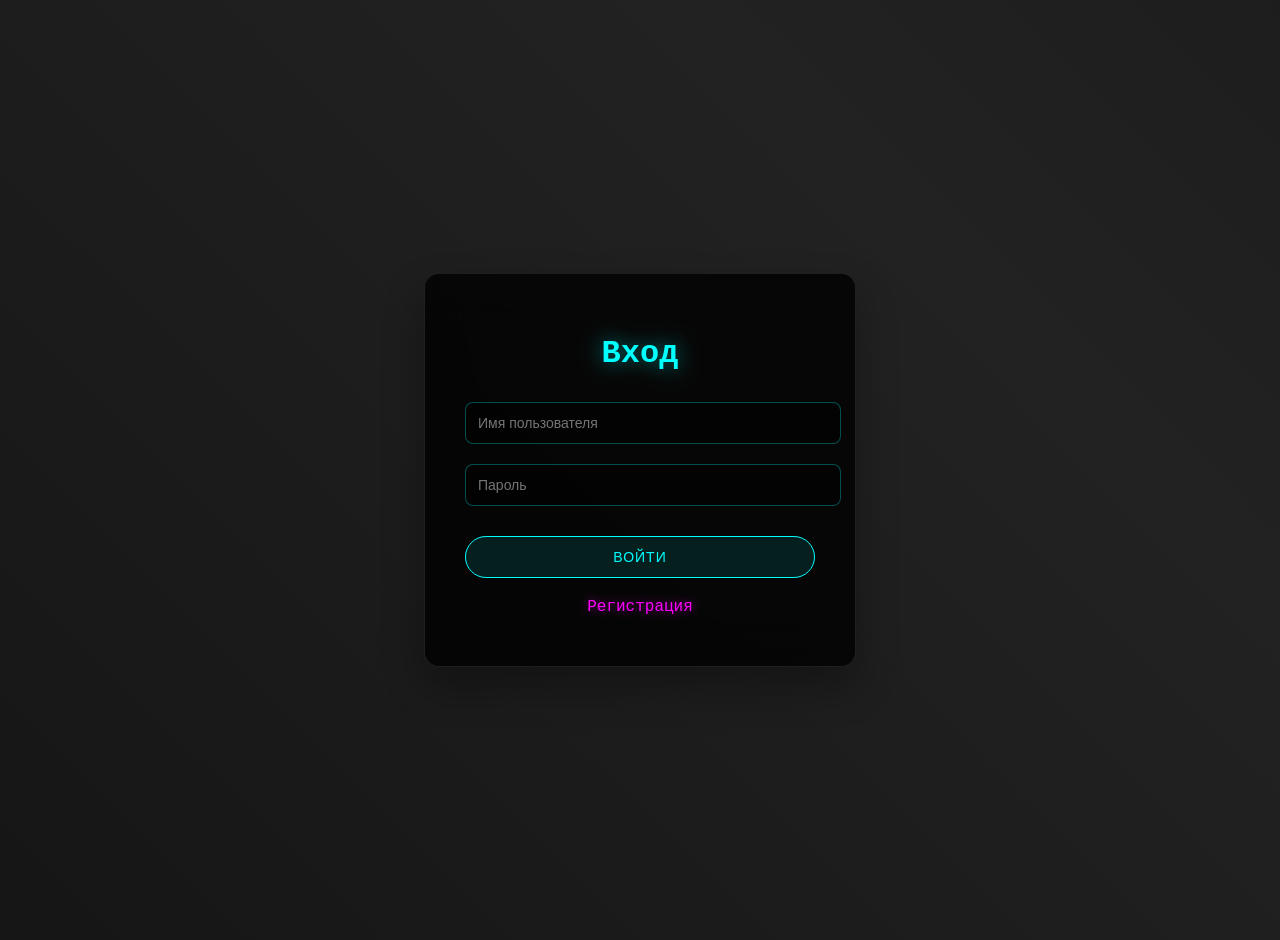
<file: index.html>
<!DOCTYPE html>
<html lang="ru">
<head>
    <meta charset="UTF-8">
    <meta name="viewport" content="width=device-width, initial-scale=1.0">
    <title>Meme Business Simulator</title>
    <style>
        * {
            margin: 0;
            padding: 0;
            box-sizing: border-box;
        }
        body {
            font-family: 'Courier New', monospace;
            background: linear-gradient(45deg, #000000, #222222, #000000);
            background-size: 400% 400%;
            animation: wave 15s ease infinite;
            color: #ffffff;
            overflow-x: hidden;
            user-select: none;
            min-height: 100vh;
            display: flex;
            flex-direction: column;
            font-weight: 300;
            -webkit-font-smoothing: antialiased;
            -moz-osx-font-smoothing: grayscale;
        }
        @keyframes wave {
            0% { background-position: 0% 50%; }
            50% { background-position: 100% 50%; }
            100% { background-position: 0% 50%; }
        }
        .navbar {
            background: #000000;
            padding: 15px 30px;
            border-bottom: 1px solid #ffffff;
            position: fixed;
            top: 0;
            width: 100%;
            z-index: 1000;
        }
        .navbar .nav-links {
            display: flex;
            justify-content: flex-start;
            gap: 15px;
        }
        .navbar a {
            color: #ffffff;
            text-decoration: none;
            font-size: 14px;
            font-weight: 300;
            letter-spacing: 0.5px;
            transition: all 0.3s ease;
            text-transform: uppercase;
            background: #333333;
            padding: 8px 16px;
            border-radius: 5px;
            border: 1px solid #ffffff;
        }
        .navbar a:hover {
            color: #000000;
            background: #cccccc;
            border-color: #cccccc;
        }
        .hero {
            text-align: center;
            padding: 120px 30px 80px;
            background: #000000;
        }
        .hero h1 {
            font-size: 4rem;
            font-weight: 500;
            margin-bottom: 20px;
            text-shadow: 0 0 30px #ffffff;
            letter-spacing: 2px;
        }
        .hero p {
            font-size: 1.2rem;
            opacity: 0.8;
            max-width: 600px;
            margin: 0 auto;
            line-height: 1.6;
        }
        .main-content {
            display: grid;
            grid-template-columns: 1fr 1fr;
            gap: 50px;
            padding: 80px 30px;
            max-width: 1400px;
            margin: 0 auto;
        }
        .panel {
            background: linear-gradient(45deg, #111111, #333333, #111111);
            background-size: 400% 400%;
            animation: wave 15s ease infinite;
            border: 1px solid #ffffff;
            border-radius: 15px;
            padding: 30px;
            box-shadow: 0 20px 40px #000000;
            transition: all 0.3s ease;
        }
        .panel:hover {
            border-color: #cccccc;
            box-shadow: 0 30px 60px #333333;
        }
        .panel h2 {
            font-size: 1.8rem;
            margin-bottom: 20px;
            color: #ffffff;
            text-shadow: 0 0 15px #ffffff;
        }
        .code-window {
            background: #0A0A0A;
            border: 1px solid rgba(255, 255, 255, 0.1);
            border-radius: 8px;
            overflow: hidden;
            font-family: 'JetBrains Mono', monospace;
            font-size: 12px;
            line-height: 1.5;
        }
        .code-header {
            background: #1A1A1A;
            padding: 10px 15px;
            border-bottom: 1px solid rgba(255, 255, 255, 0.1);
            display: flex;
            align-items: center;
            gap: 10px;
        }
        .code-dot {
            width: 8px;
            height: 8px;
            border-radius: 50%;
        }
        .code-dot.red { background: #ff5f57; }
        .code-dot.yellow { background: #ffbd2e; }
        .code-dot.green { background: #28ca42; }
        .code-content {
            padding: 15px;
            color: #ffffff;
        }
        .performance-icon {
            font-size: 3rem;
            text-align: center;
            margin-bottom: 20px;
            filter: drop-shadow(0 0 20px rgba(255, 255, 0, 0.5));
        }
        .performance-cards {
            display: grid;
            grid-template-columns: 1fr 1fr;
            gap: 15px;
        }
        .perf-card {
            background: rgba(255, 255, 255, 0.05);
            padding: 15px;
            border-radius: 8px;
            text-align: center;
            border: 1px solid rgba(255, 255, 255, 0.1);
            transition: all 0.3s ease;
        }
        .perf-card:hover {
            background: rgba(0, 255, 255, 0.1);
            border-color: #00ffff;
        }
        .perf-card h3 {
            font-size: 2rem;
            margin-bottom: 5px;
            color: #ffffff;
        }
        .perf-card p {
            font-size: 0.9rem;
            opacity: 0.7;
        }
        .floating-coins {
            position: absolute;
            pointer-events: none;
            font-size: 18px;
            color: #ffff00;
            text-shadow: 0 0 10px #ffff00;
            animation: float 1s ease-out forwards;
            z-index: 10;
        }
        @keyframes float {
            0% { opacity: 1; transform: translateY(0); }
            100% { opacity: 0; transform: translateY(-100px); }
        }
        @media (max-width: 768px) {
            .main-content {
                grid-template-columns: 1fr;
                gap: 30px;
            }
            .hero h1 {
                font-size: 2.5rem;
            }
        }
    </style>
</head>
<body>
    <nav class="navbar">
        <div class="nav-links">
            <a href="index.html">Главная</a>
            <a href="shop.html">Магазин</a>
            <a href="achievements.html">Достижения</a>
            <a href="stats.html">Статистика</a>
            <a href="daily.html">Ежедневно</a>
            <a href="#" onclick="logout()">Выход</a>
        </div>
    </nav>

    <section class="hero">
        <h1>Meme Business Simulator</h1>
        <p>Build your empire with memes and profits. Click, invest, and watch your wealth grow exponentially.</p>
    </section>

    <section class="main-content">
        <div class="panel">
            <h2>External Execution</h2>
            <div class="code-window">
                <div class="code-header">
                    <div class="code-dot red"></div>
                    <div class="code-dot yellow"></div>
                    <div class="code-dot green"></div>
                    <span style="color: #888; margin-left: 10px;">business.js</span>
                </div>
                <div class="code-content">
                    <span style="color: #569cd6;">const</span> <span style="color: #9cdcfe;">business</span> = <span style="color: #569cd6;">new</span> <span style="color: #4ec9b0;">MemeEmpire</span>();</br>
                    <span style="color: #9cdcfe;">business</span>.<span style="color: #dcdcaa;">invest</span>(<span style="color: #b5cea8;">1000</span>);</br>
                    <span style="color: #9cdcfe;">business</span>.<span style="color: #dcdcaa;">generateIncome</span>();</br>
                    <span style="color: #c586c0;">console</span>.<span style="color: #dcdcaa;">log</span>(<span style="color: #ce9178;">'Profit: '</span> + <span style="color: #9cdcfe;">business</span>.<span style="color: #9cdcfe;">profit</span>);
                </div>
            </div>
        </div>

        <div class="panel">
            <h2>Lightning Fast Performance</h2>
            <div class="performance-icon">⚡</div>
            <div class="performance-cards">
                <div class="perf-card">
                    <h3 id="coin-count">0</h3>
                    <p>Coins</p>
                </div>
                <div class="perf-card">
                    <h3 id="income-per-sec">0</h3>
                    <p>Income/sec</p>
                </div>
                <div class="perf-card">
                    <h3 id="total-earned">0</h3>
                    <p>Total Earned</p>
                </div>
                <div class="perf-card clicker" id="clicker" style="cursor: pointer; font-size: 2rem;">💰 Click!</div>
            </div>
            <div id="prestige-section" style="display: none; margin-top: 20px;">
                <button id="prestige-btn" style="padding: 10px 20px; background: #ffffff; color: #000000; border: none; border-radius: 5px; cursor: pointer;">Престиж! (+1 очко престижа)</button>
            </div>
        </div>
    </section>

    <script>
        const businessItems = [
            { id: 'lemonade', name: 'Лимонадный Стенд', basePrice: 10, baseIncome: 1, description: 'Классика! 🍋' },
            { id: 'newspaper', name: 'Газетный Бизнес', basePrice: 100, baseIncome: 10, description: 'Новости - это золото! 📰' },
            { id: 'carwash', name: 'Автомойка', basePrice: 1000, baseIncome: 100, description: 'Чистота - залог успеха! 🚗' },
            { id: 'pizza', name: 'Пиццерия', basePrice: 10000, baseIncome: 1000, description: 'Всем нравится пицца! 🍕' },
            { id: 'bank', name: 'Банк', basePrice: 100000, baseIncome: 10000, description: 'Деньги любят деньги! 🏦' },
            { id: 'factory', name: 'Фабрика', basePrice: 1000000, baseIncome: 100000, description: 'Производство на максимум! 🏭' },
            { id: 'oilrig', name: 'Нефтяная Вышка', basePrice: 10000000, baseIncome: 1000000, description: 'Черное золото! 🛢️' },
            { id: 'spaceship', name: 'Космический Корабль', basePrice: 100000000, baseIncome: 10000000, description: 'К звездам! 🚀' },
            { id: 'alien', name: 'Инопланетная Колонизация', basePrice: 1000000000, baseIncome: 100000000, description: 'Внеземные богатства! 👽' },
            { id: 'blackhole', name: 'Черная Дыра', basePrice: 10000000000, baseIncome: 1000000000, description: 'Бесконечная энергия! 🕳️' },
        ];

        const currentUser = localStorage.getItem('currentUser');
        if (!currentUser) {
            window.location.href = 'login.html';
        }

        let coins = parseFloat(localStorage.getItem(`${currentUser}_coins`)) || 0;
        let coinsPerClick = parseFloat(localStorage.getItem(`${currentUser}_coinsPerClick`)) || 1;
        let incomePerSec = parseFloat(localStorage.getItem(`${currentUser}_incomePerSec`)) || 0;
        let totalEarned = parseFloat(localStorage.getItem(`${currentUser}_totalEarned`)) || 0;
        let businesses = JSON.parse(localStorage.getItem(`${currentUser}_businesses`)) || {};
        let upgrades = JSON.parse(localStorage.getItem(`${currentUser}_upgrades`)) || {};
        let totalClicks = parseInt(localStorage.getItem(`${currentUser}_totalClicks`)) || 0;
        let autoClickerClicksPerSec = parseInt(localStorage.getItem(`${currentUser}_autoClickerClicksPerSec`)) || 0;
        let prestigePoints = parseInt(localStorage.getItem(`${currentUser}_prestigePoints`)) || 0;
        let prestigeMultiplier = 1 + prestigePoints * 0.1;

        // Offline progress
        const lastSaveTime = parseInt(localStorage.getItem(`${currentUser}_lastSaveTime`)) || Date.now();
        const now = Date.now();
        const offlineTime = (now - lastSaveTime) / 1000; // seconds
        if (offlineTime > 60) { // more than 1 minute
            const offlineIncome = incomePerSec * offlineTime;
            coins += offlineIncome;
            totalEarned += offlineIncome;
            alert(`Вы были оффлайн ${Math.floor(offlineTime / 60)} минут и заработали ${Math.floor(offlineIncome)} монет!`);
        }
        localStorage.setItem(`${currentUser}_lastSaveTime`, now);

        // Recalculate income with prestige and managers
        incomePerSec = 0;
        for (const [id, count] of Object.entries(businesses)) {
            const item = businessItems.find(b => b.id === id);
            if (item) {
                let multiplier = prestigeMultiplier;
                if (upgrades[id + 'Manager']) multiplier *= 2;
                incomePerSec += item.baseIncome * count * multiplier;
            }
        }

        const coinCount = document.getElementById('coin-count');
        const incomePerSecEl = document.getElementById('income-per-sec');
        const totalEarnedEl = document.getElementById('total-earned');
        const clicker = document.getElementById('clicker');

        function updateDisplay() {
            coinCount.textContent = Math.floor(coins);
            incomePerSecEl.textContent = incomePerSec.toFixed(1);
            totalEarnedEl.textContent = Math.floor(totalEarned);
        }

        function saveGame() {
            localStorage.setItem(`${currentUser}_coins`, coins);
            localStorage.setItem(`${currentUser}_coinsPerClick`, coinsPerClick);
            localStorage.setItem(`${currentUser}_incomePerSec`, incomePerSec);
            localStorage.setItem(`${currentUser}_totalEarned`, totalEarned);
            localStorage.setItem(`${currentUser}_businesses`, JSON.stringify(businesses));
            localStorage.setItem(`${currentUser}_upgrades`, JSON.stringify(upgrades));
        }

        function startAutoClicker() {
            setInterval(() => {
                for (let i = 0; i < autoClickerClicksPerSec; i++) {
                    coins += coinsPerClick;
                    totalEarned += coinsPerClick;
                }
                updateDisplay();
                saveGame();
            }, 1000);
        }

        function generateIncome() {
            coins += incomePerSec;
            totalEarned += incomePerSec;
            updateDisplay();
            saveGame();
        }

        setInterval(generateIncome, 1000);

        clicker.addEventListener('click', (e) => {
            coins += coinsPerClick;
            totalEarned += coinsPerClick;
            updateDisplay();
            saveGame();

            // Floating coin effect
            const floatingCoin = document.createElement('div');
            floatingCoin.className = 'floating-coins';
            floatingCoin.textContent = '+' + Math.floor(coinsPerClick);
            floatingCoin.style.left = e.clientX + 'px';
            floatingCoin.style.top = e.clientY + 'px';
            document.body.appendChild(floatingCoin);

            setTimeout(() => floatingCoin.remove(), 1000);
        });

        if (autoClickerClicksPerSec > 0) {
            startAutoClicker();
        }

        function checkPrestige() {
            const prestigeSection = document.getElementById('prestige-section');
            if (totalEarned >= 1000000) {
                prestigeSection.style.display = 'block';
            } else {
                prestigeSection.style.display = 'none';
            }
        }

        document.getElementById('prestige-btn').addEventListener('click', () => {
            if (confirm('Престиж сбросит ваши монеты и бизнесы, но даст +1 очко престижа и множитель дохода. Продолжить?')) {
                prestigePoints += 1;
                localStorage.setItem(`${currentUser}_prestigePoints`, prestigePoints);
                // Reset progress
                coins = 0;
                businesses = {};
                incomePerSec = 0;
                totalEarned = 0; // or keep? but typically reset
                localStorage.setItem(`${currentUser}_coins`, coins);
                localStorage.setItem(`${currentUser}_businesses`, JSON.stringify(businesses));
                localStorage.setItem(`${currentUser}_incomePerSec`, incomePerSec);
                localStorage.setItem(`${currentUser}_totalEarned`, totalEarned);
                updateDisplay();
                checkPrestige();
                alert('Престиж завершен! Множитель дохода увеличен.');
            }
        });

        updateDisplay();
        checkPrestige();

        function logout() {
            localStorage.removeItem('currentUser');
            window.location.href = 'login.html';
        }
    </script>
</body>
</html>
</file>
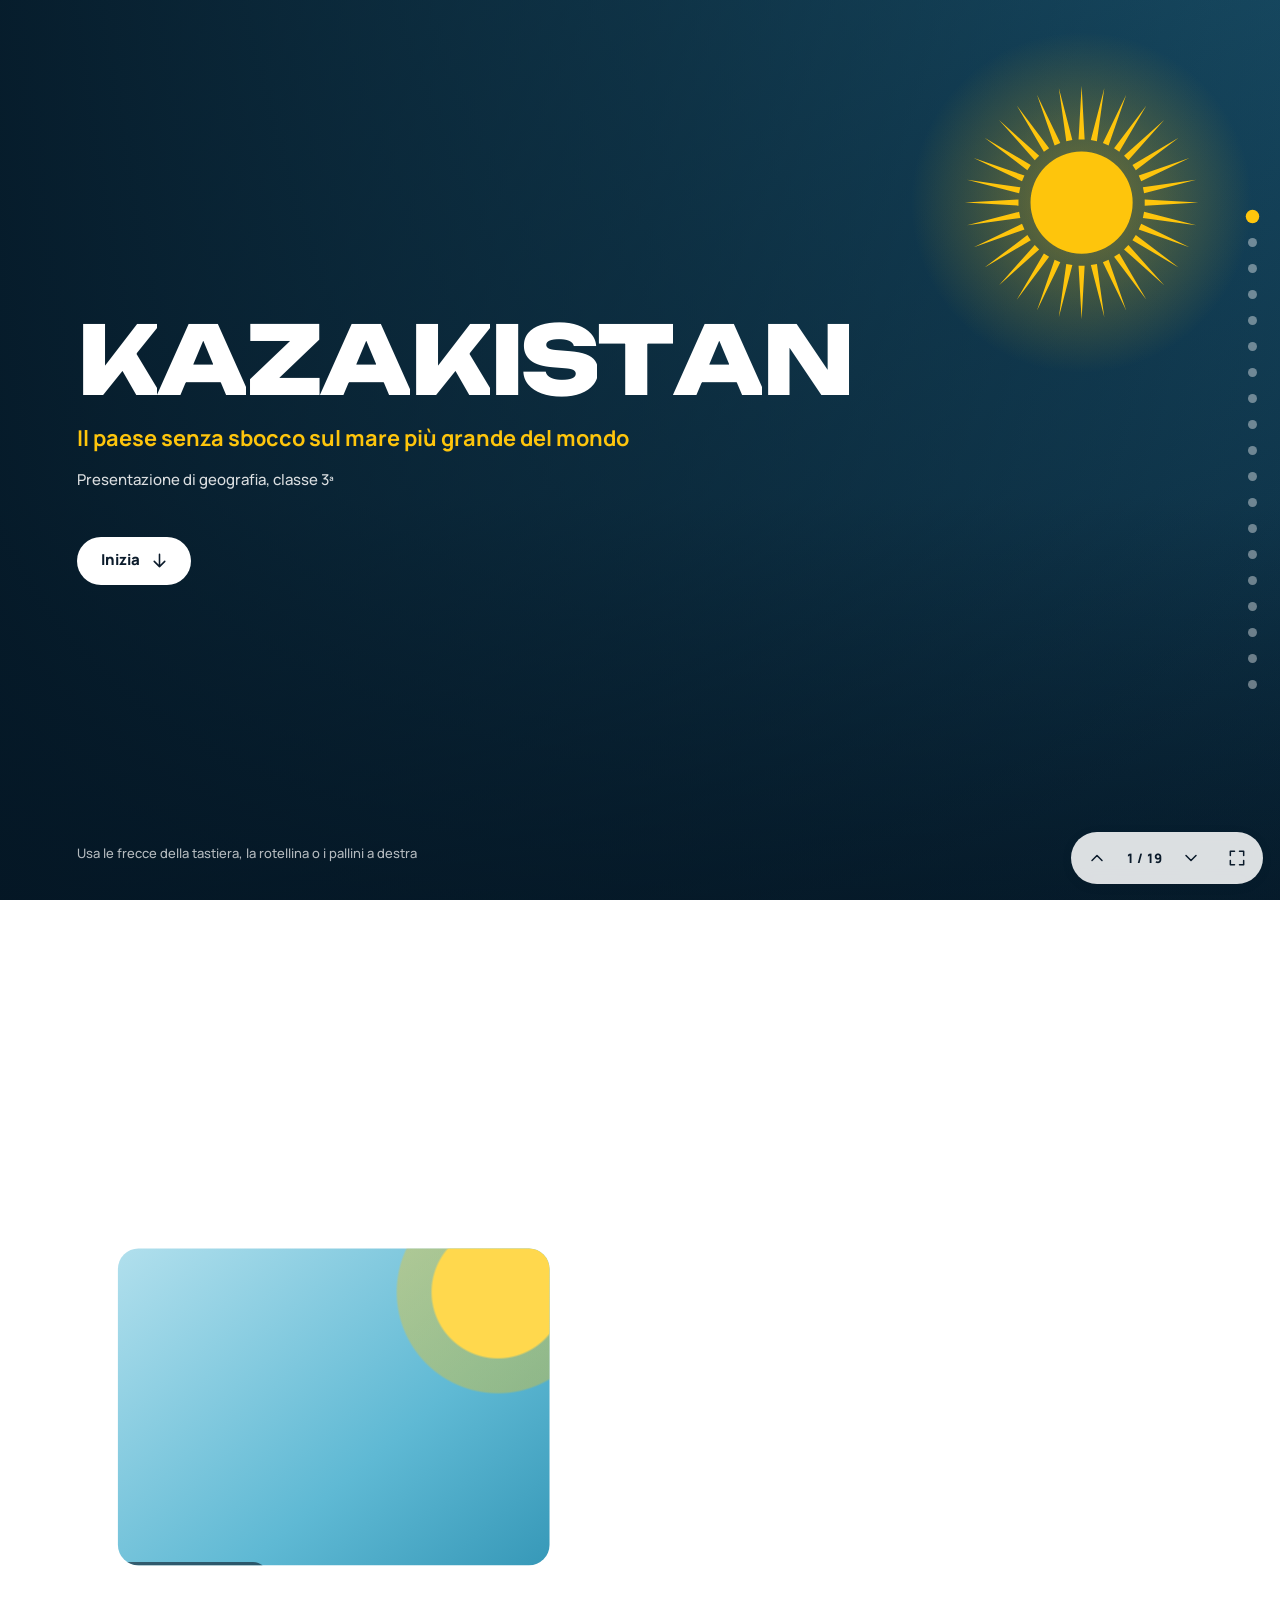
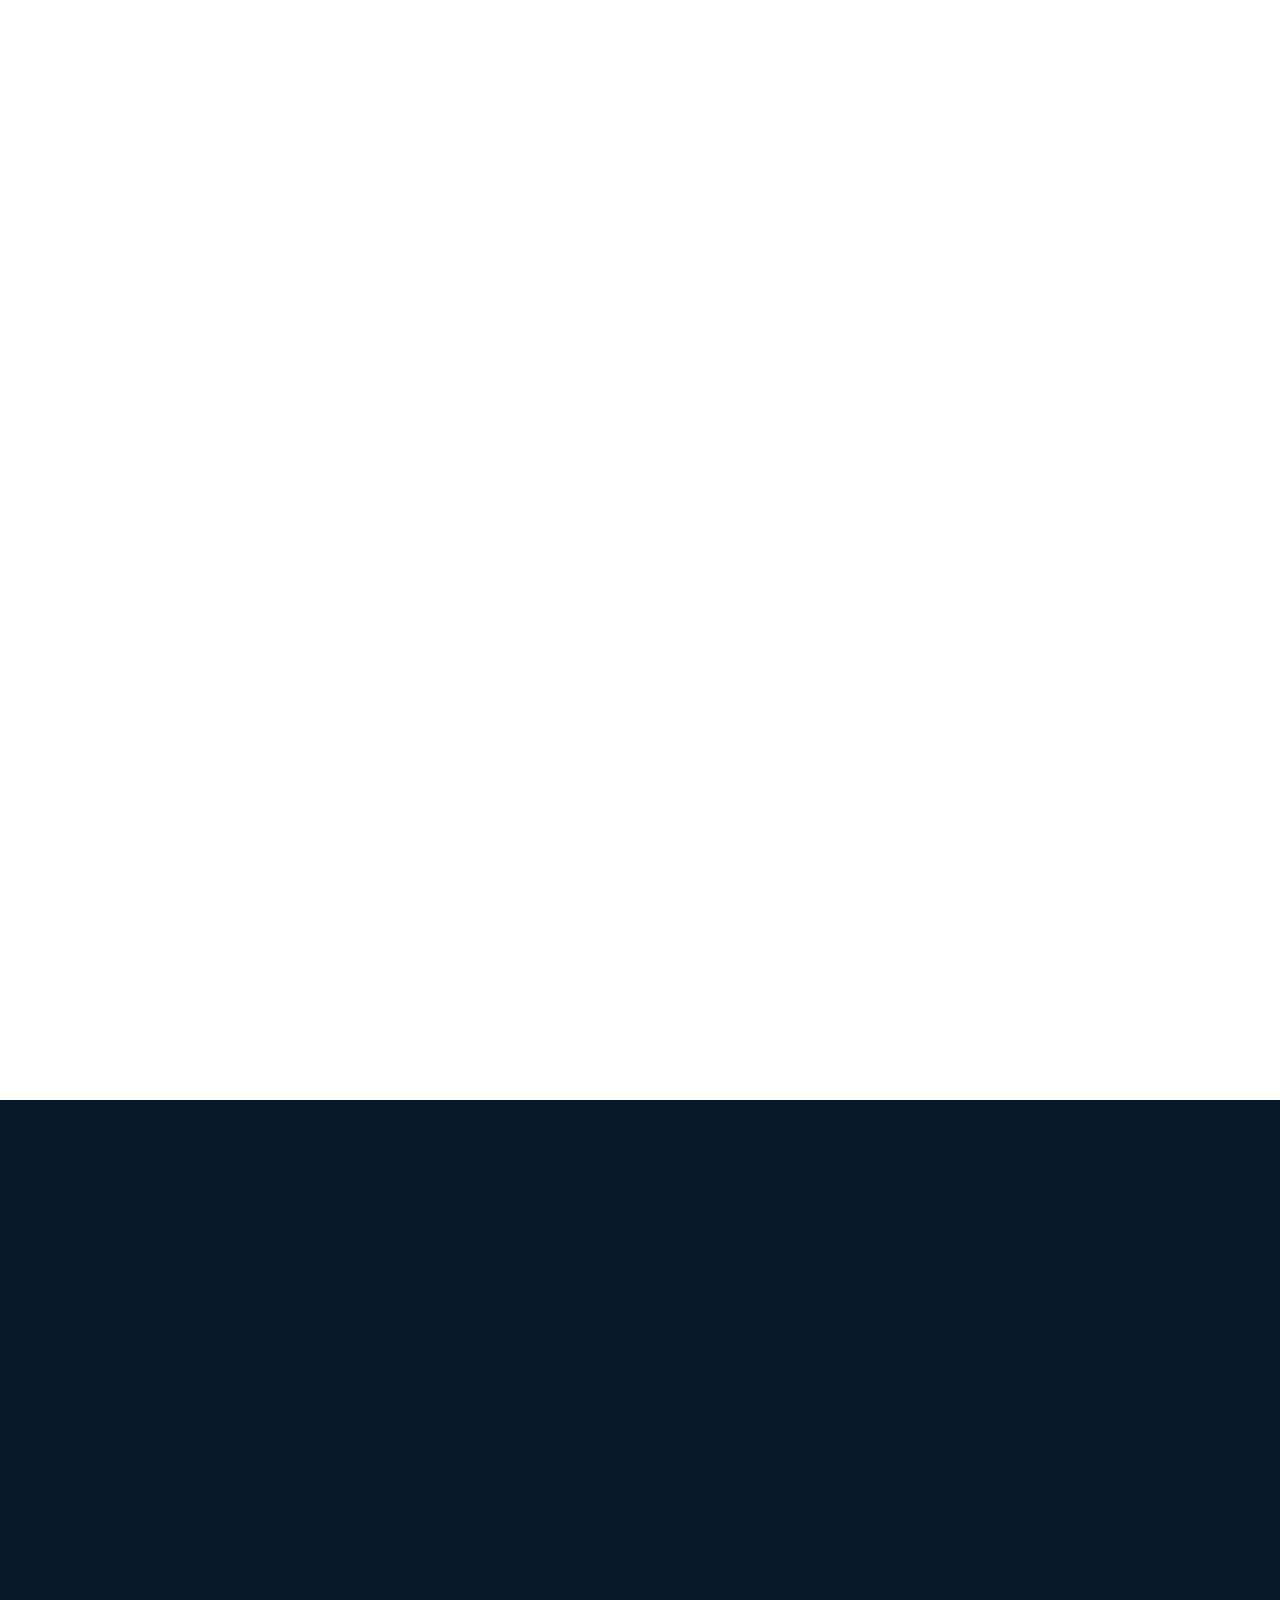
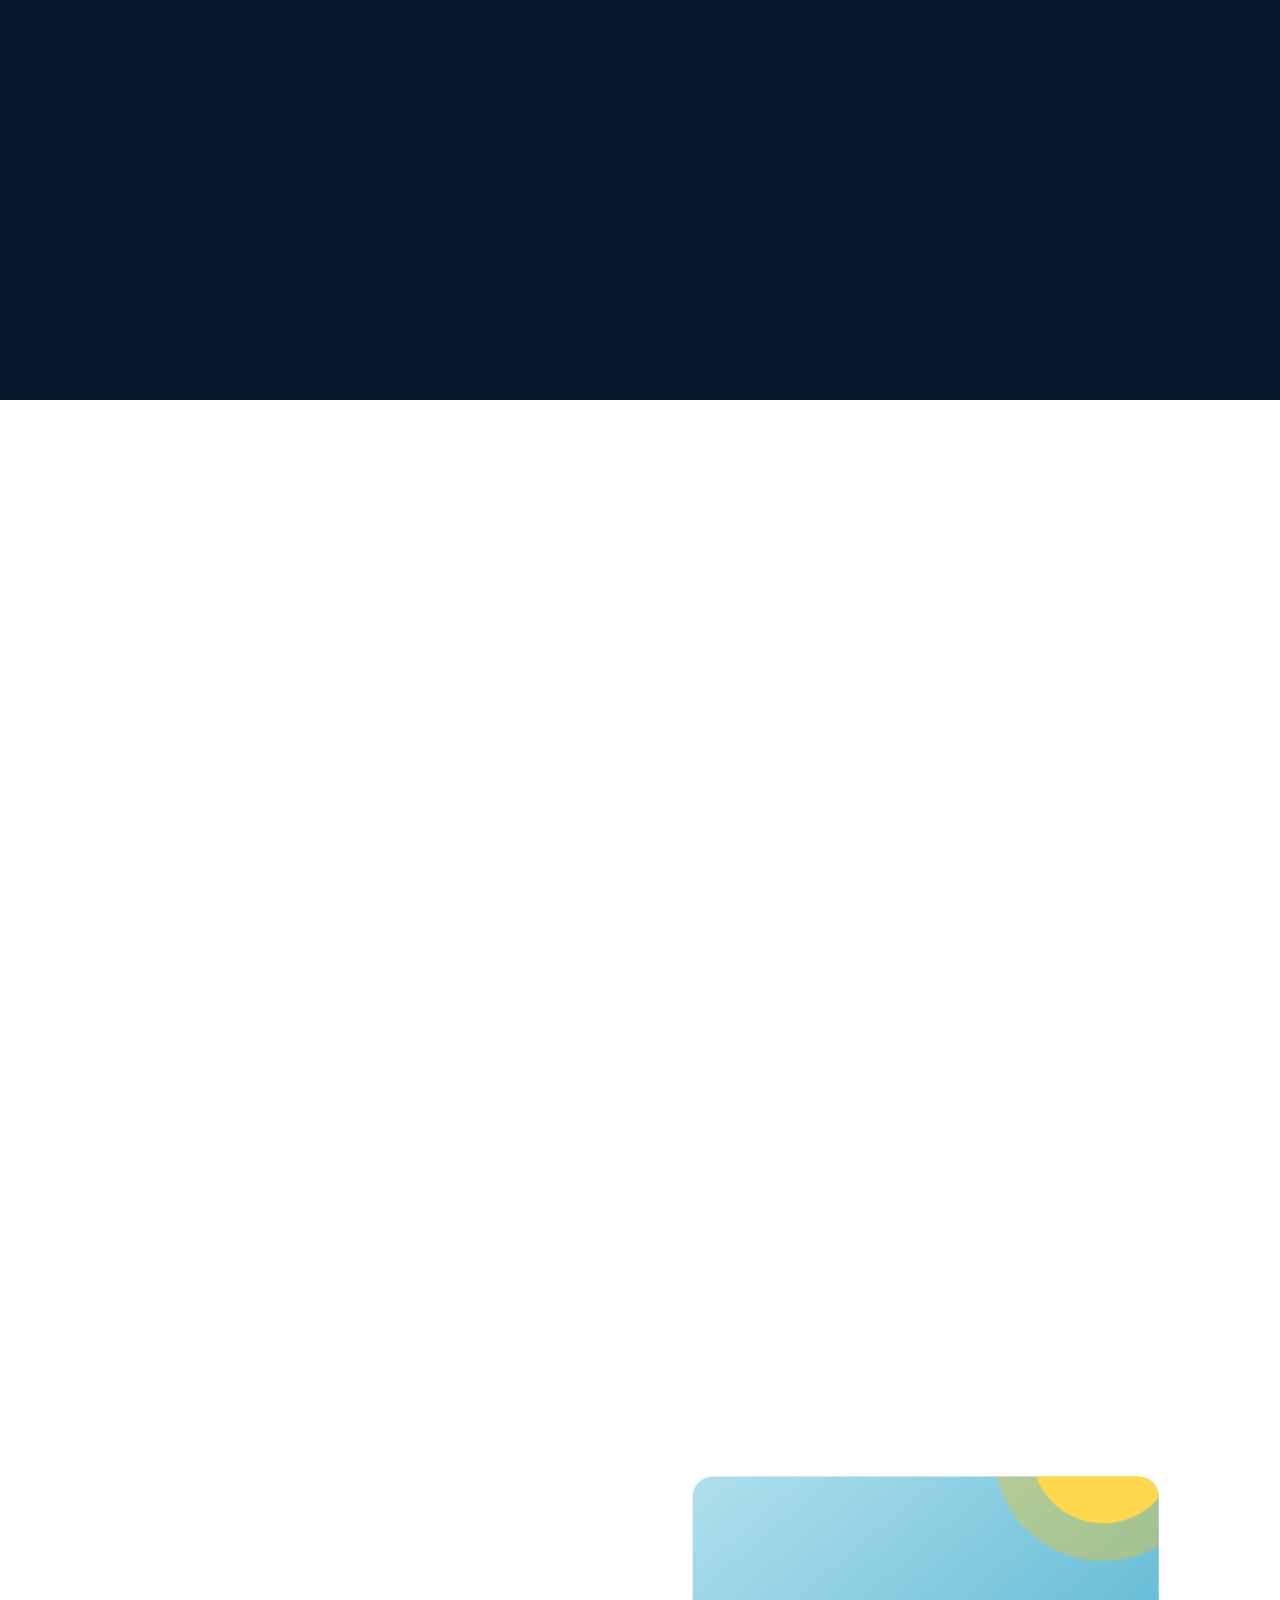
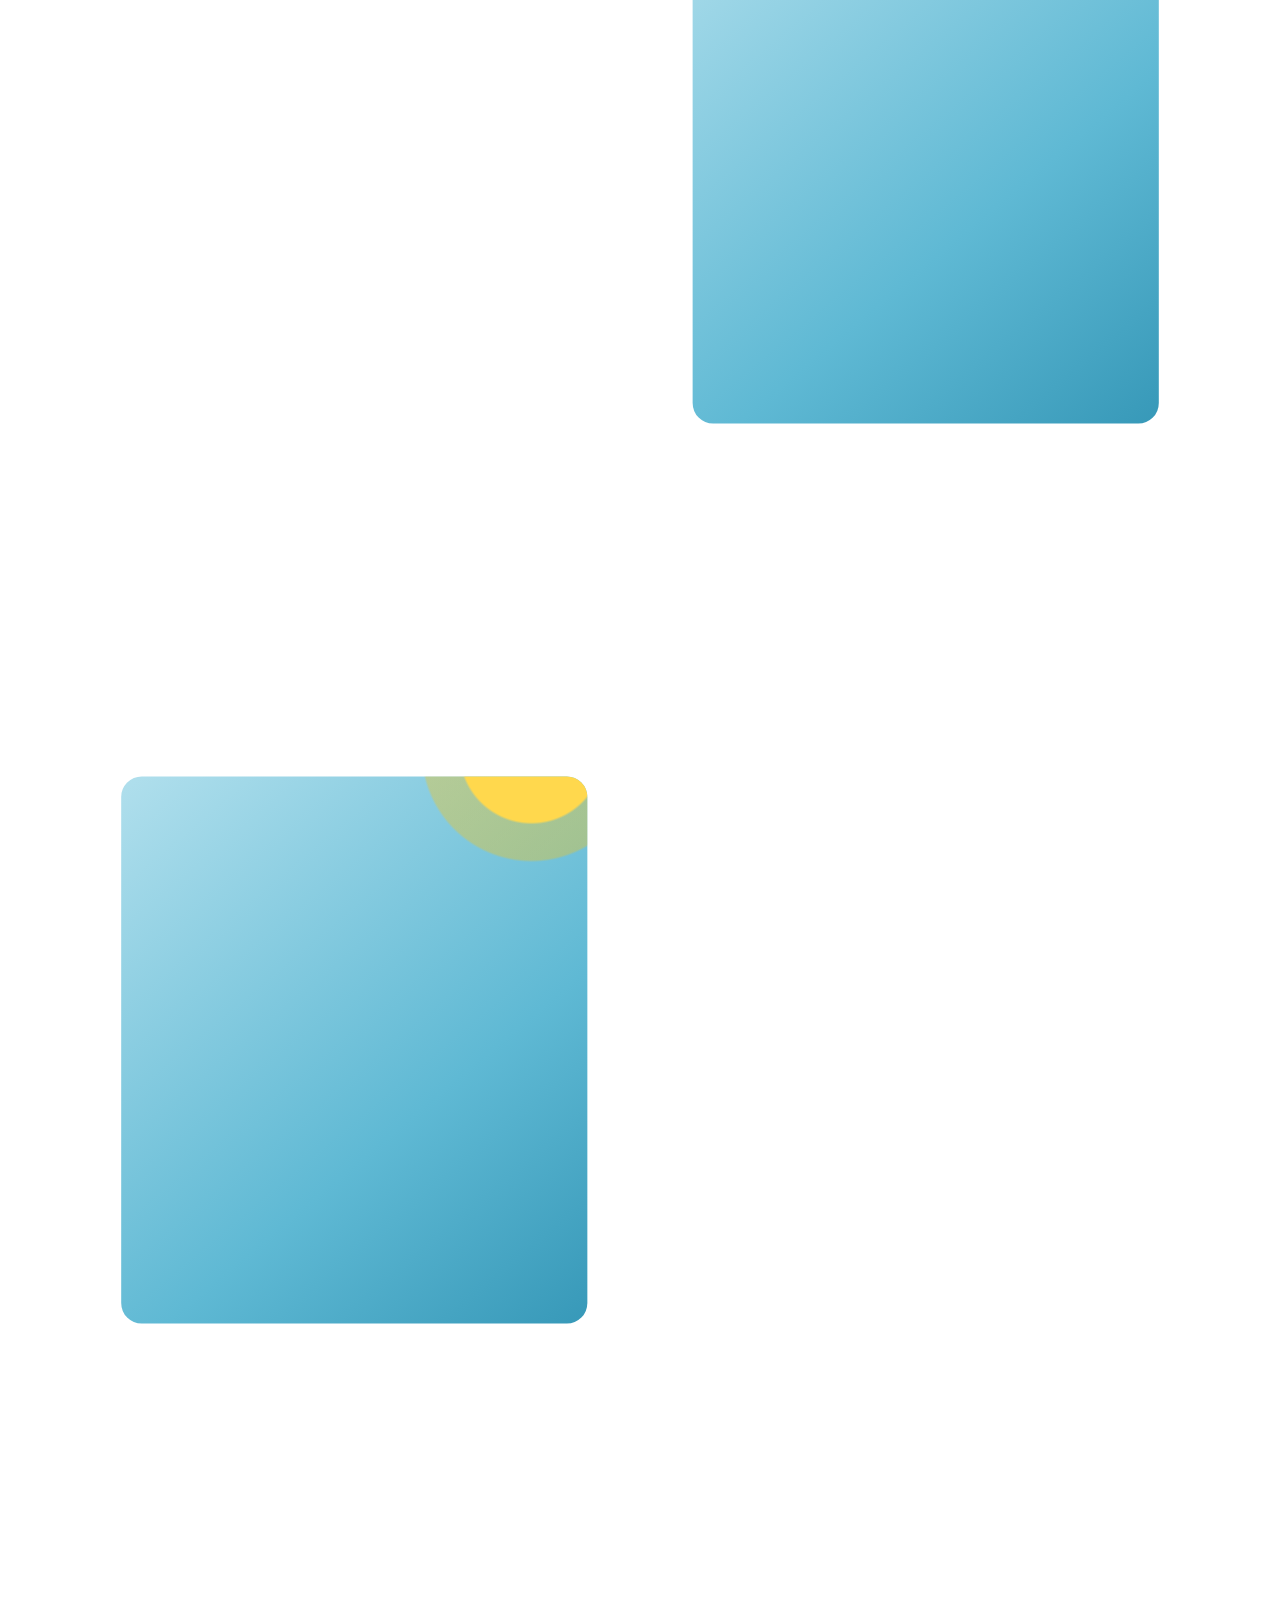
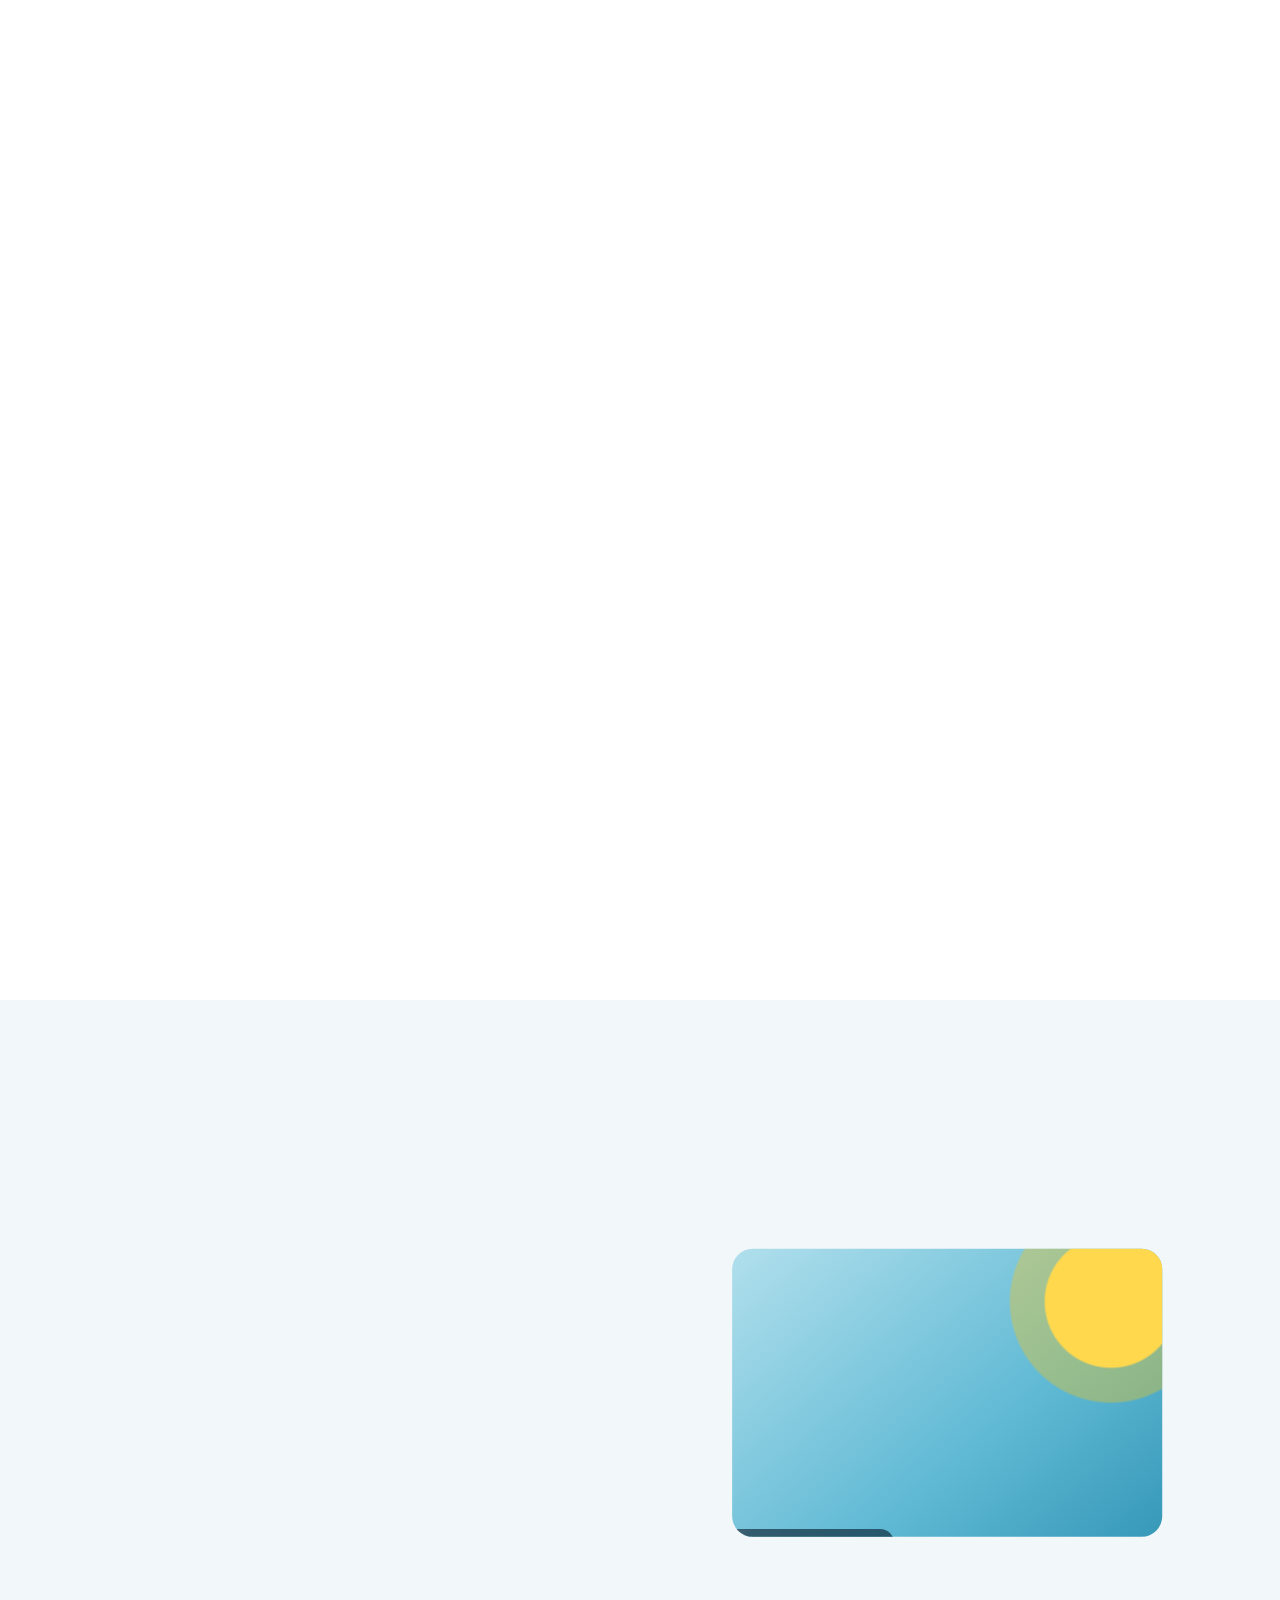
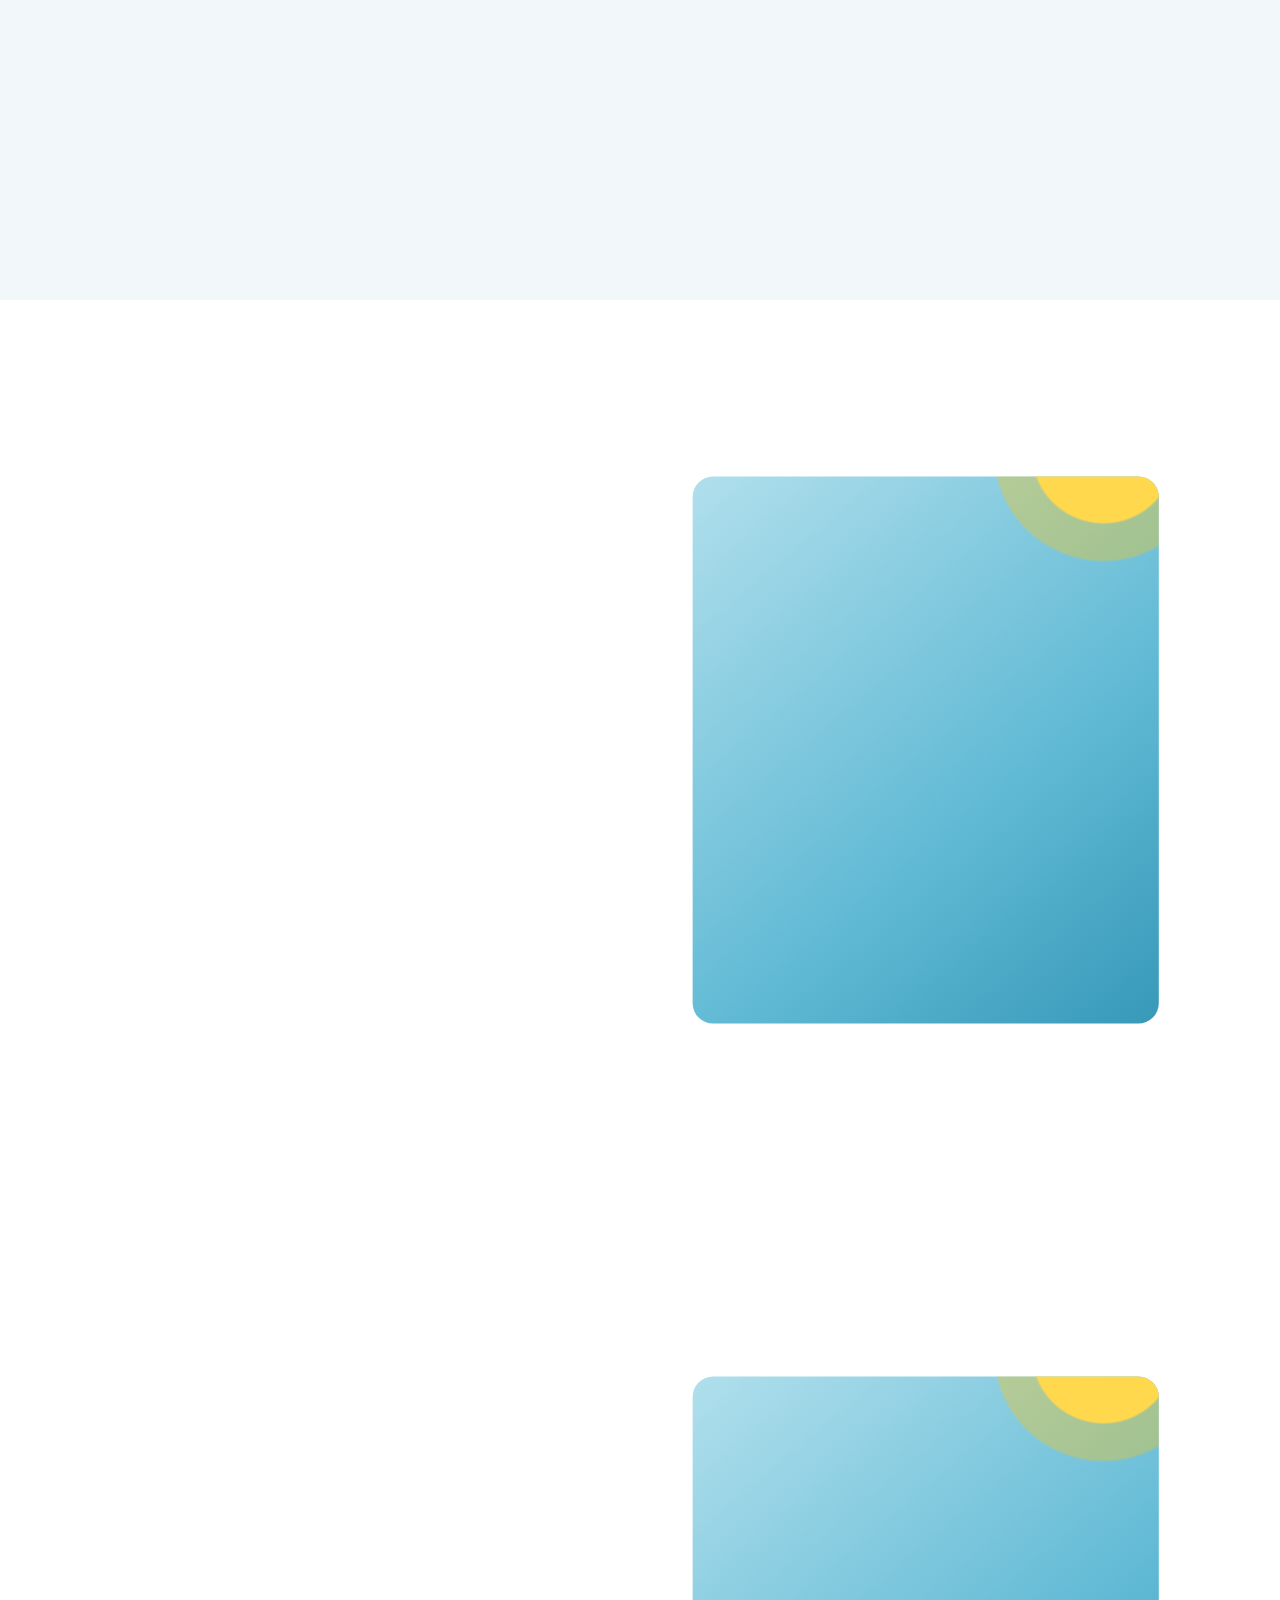
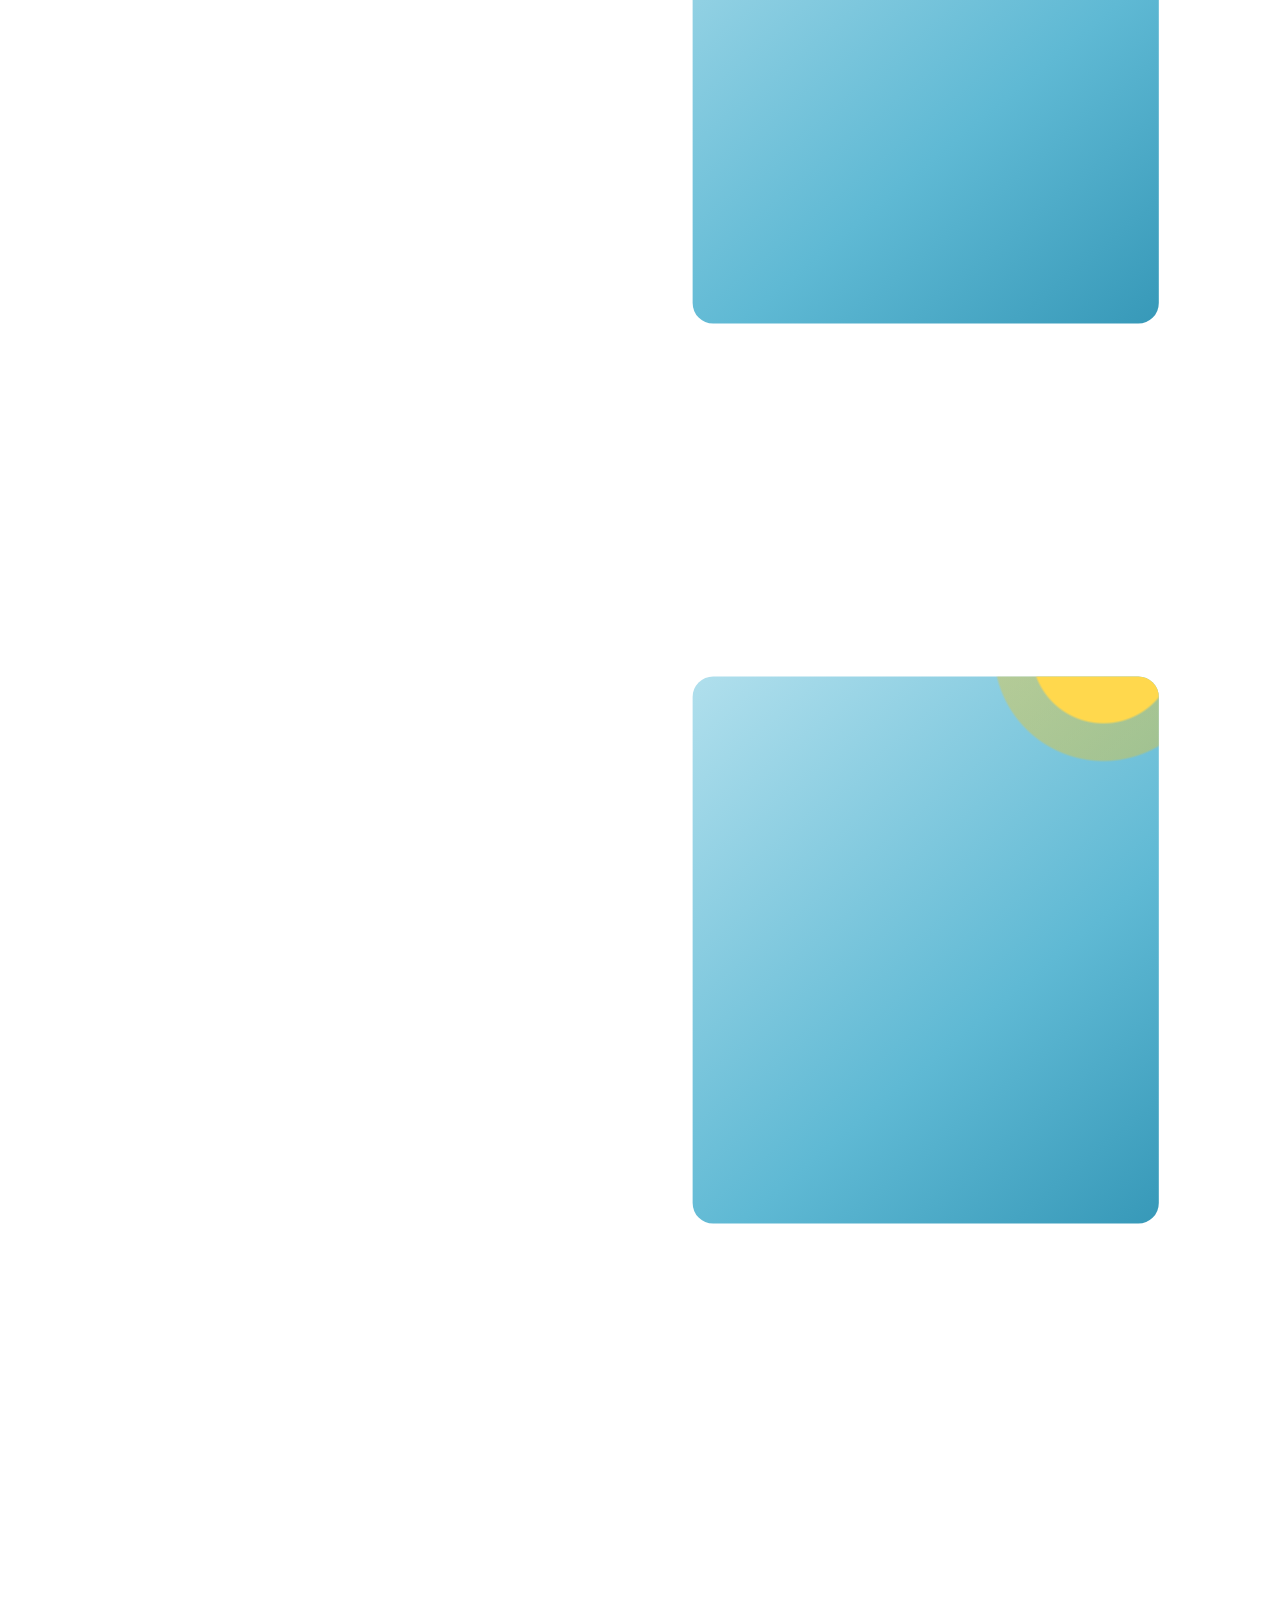
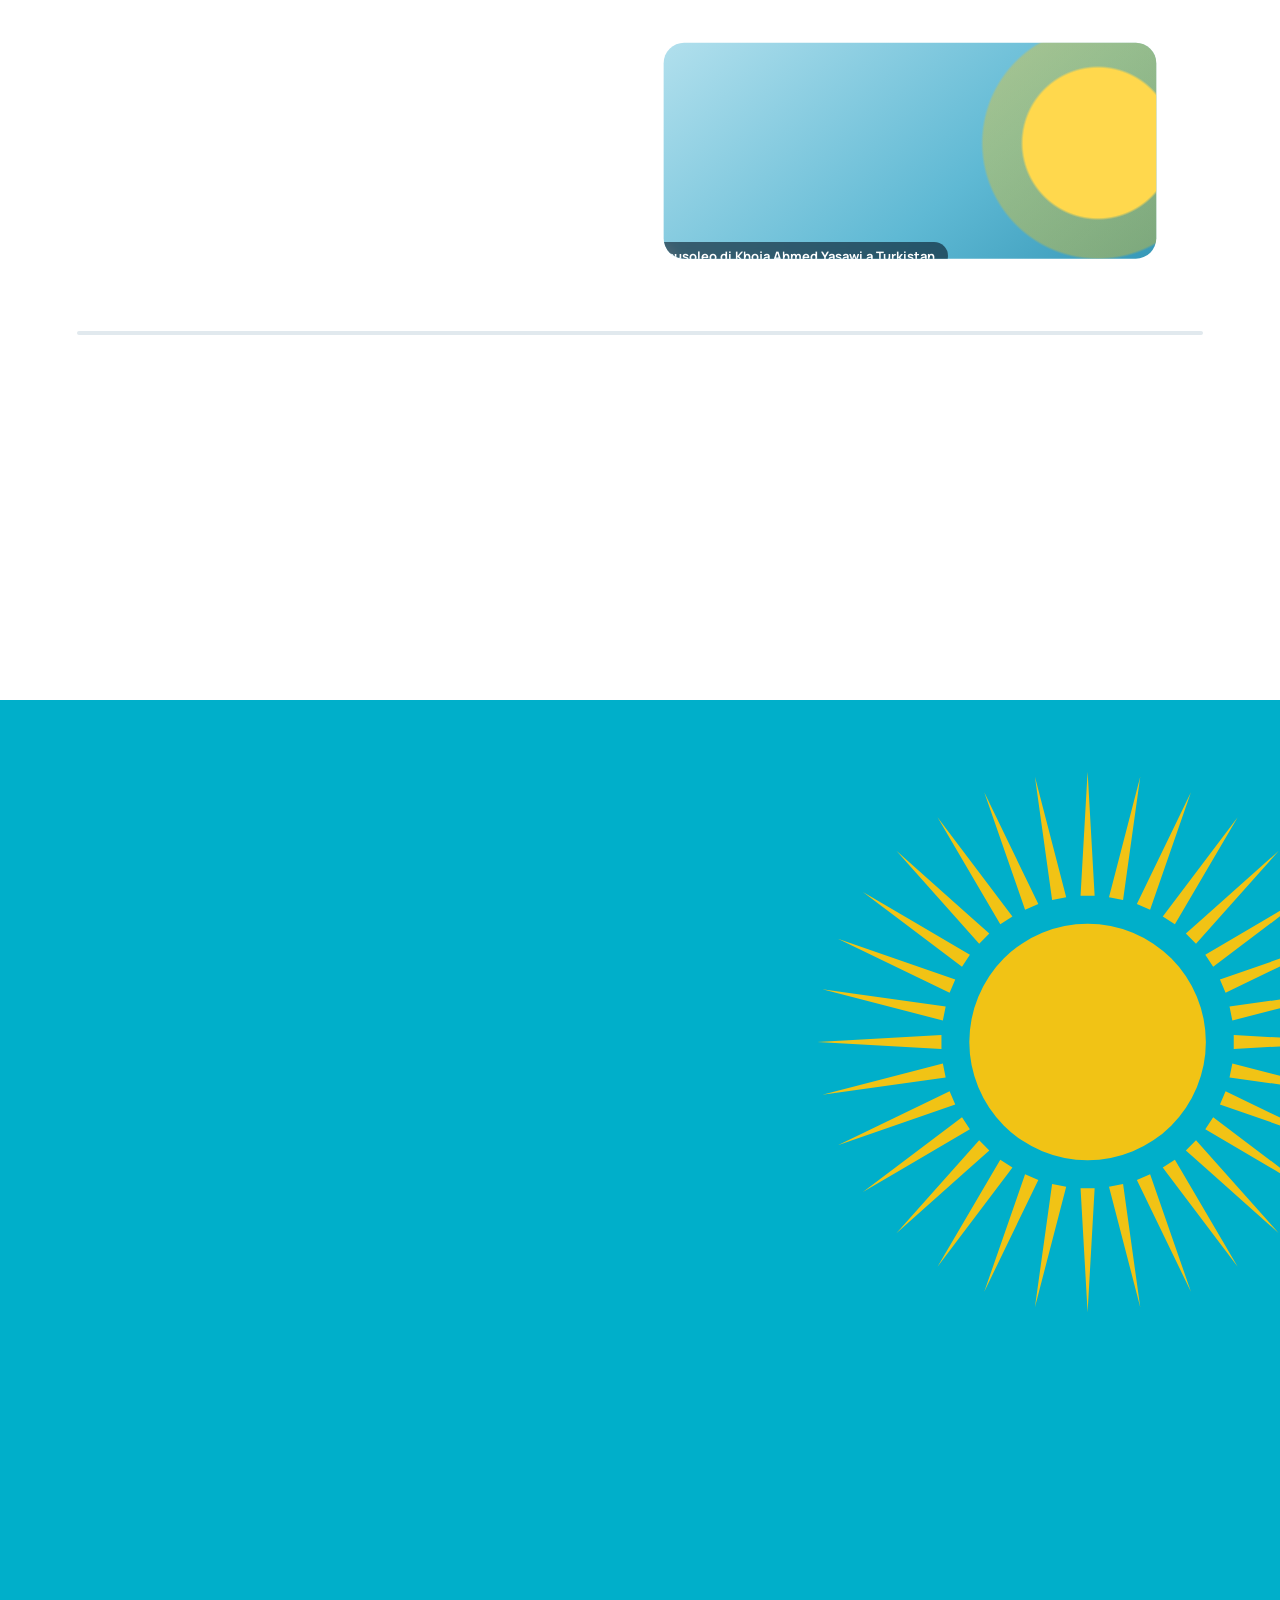
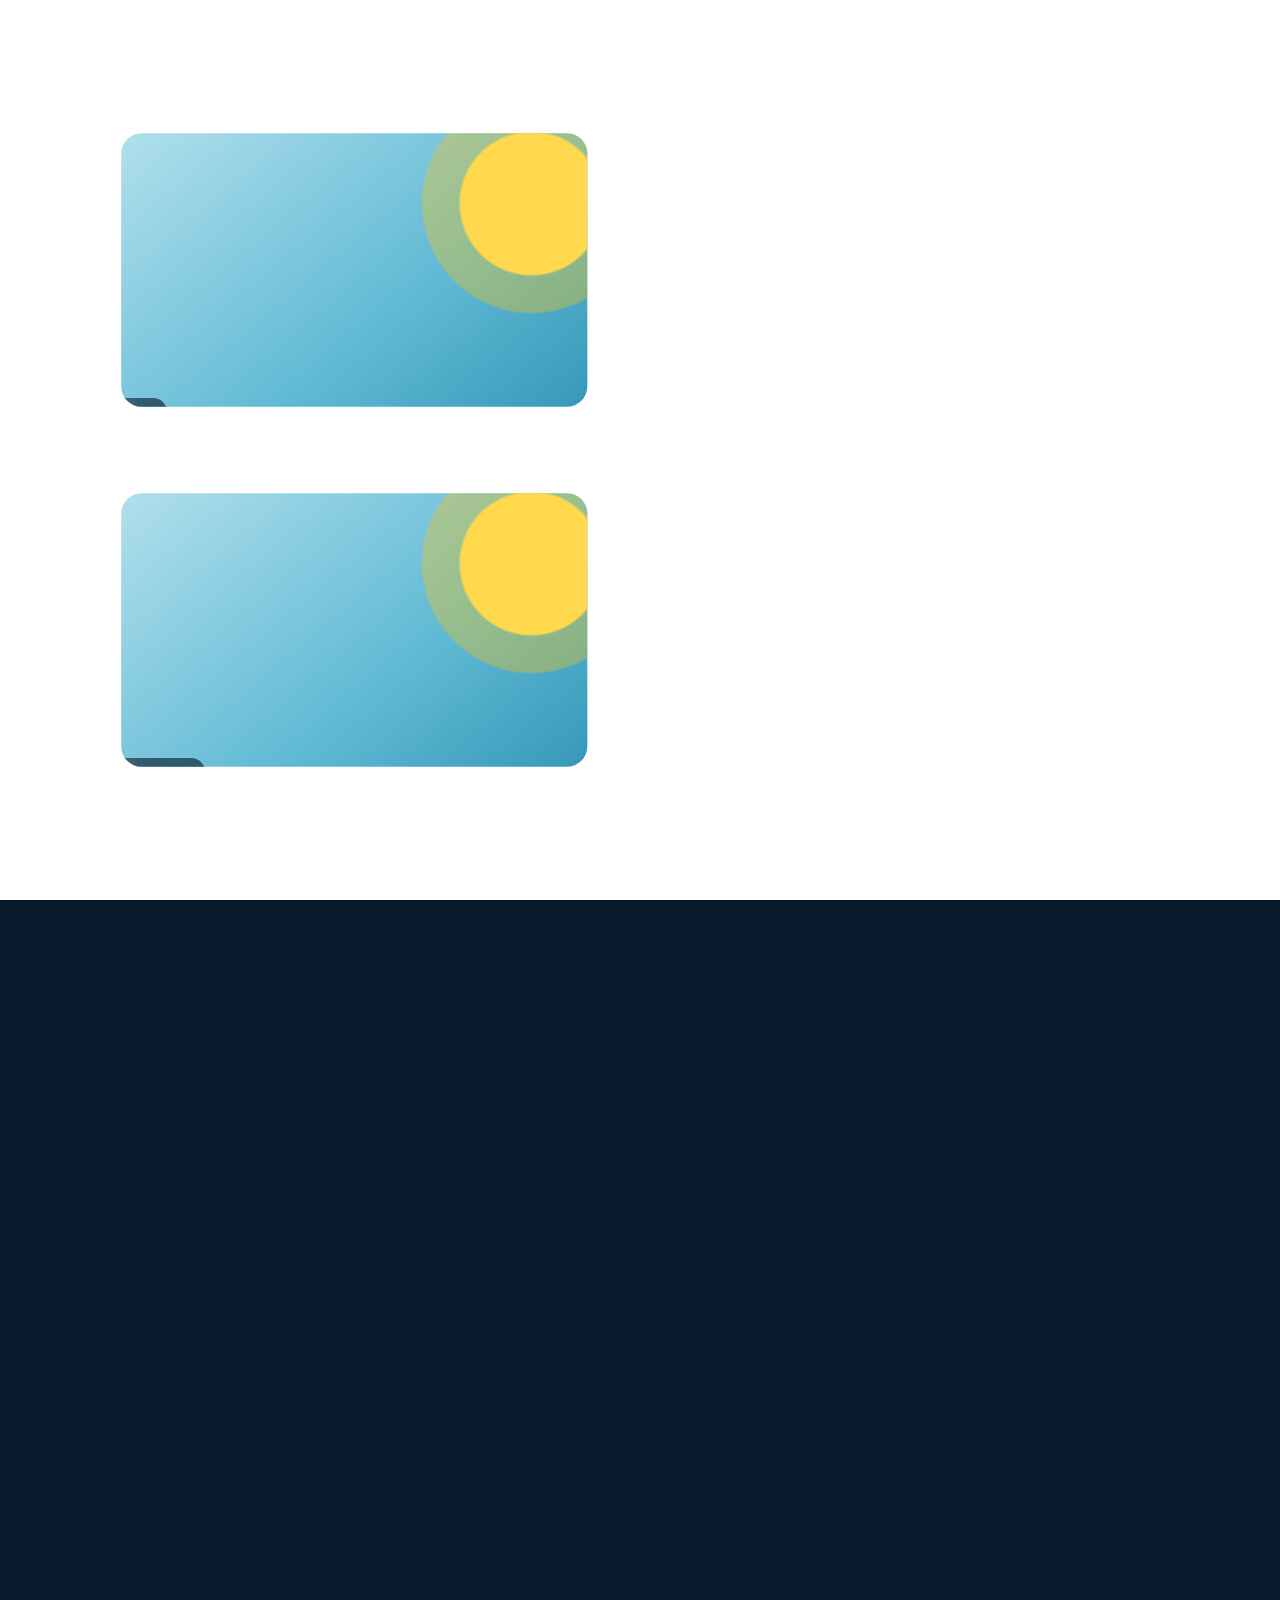
<file: kazakistan/index.html>
<!DOCTYPE html>
<html lang="it">
<head>
<meta charset="utf-8">
<meta name="viewport" content="width=device-width, initial-scale=1">
<title>Kazakistan: presentazione</title>
<meta name="description" content="Presentazione di geografia sul Kazakistan: bandiera, confini, rilievi, clima, città, economia, storia e curiosità.">
<meta name="theme-color" content="#071a2b">
<link rel="icon" href="data:image/svg+xml,%3Csvg xmlns='http://www.w3.org/2000/svg' viewBox='0 0 64 64'%3E%3Crect width='64' height='64' rx='14' fill='%2300afca'/%3E%3Ccircle cx='32' cy='30' r='11' fill='%23fec50c'/%3E%3C/svg%3E">
<link rel="preload" href="fonts/unbounded-latin-wght-normal.woff2" as="font" type="font/woff2" crossorigin>
<link rel="preload" href="fonts/manrope-latin-wght-normal.woff2" as="font" type="font/woff2" crossorigin>
<link rel="stylesheet" href="css/style.css">
<script>
document.documentElement.classList.add('js');
window.fb=function(i){var o=i.getAttribute('data-orig');if(o&&!i.getAttribute('data-t')){i.setAttribute('data-t','1');i.src=o;return;}i.removeAttribute('src');i.style.visibility='hidden';var p=i.closest('.ph,.hero-bg');if(p)p.classList.add('noimg');};
setTimeout(function(){if(!window.KZOK)document.documentElement.classList.remove('js');},3000);
</script>
</head>
<body>
<svg width="0" height="0" style="position:absolute" aria-hidden="true">
  <symbol id="sun" viewBox="0 0 200 200"><path d="M58 100A42 42 0 1 0 142 100A42 42 0 1 0 58 100ZM151.9 97.5L196.0 100.0L151.9 102.5ZM151.4 107.6L194.2 118.7L150.4 112.6ZM149.0 117.5L188.7 136.7L147.0 122.2ZM144.6 126.7L179.8 153.3L141.8 131.0ZM138.5 134.9L167.9 167.9L134.9 138.5ZM131.0 141.8L153.3 179.8L126.7 144.6ZM122.2 147.0L136.7 188.7L117.5 149.0ZM112.6 150.4L118.7 194.2L107.6 151.4ZM102.5 151.9L100.0 196.0L97.5 151.9ZM92.4 151.4L81.3 194.2L87.4 150.4ZM82.5 149.0L63.3 188.7L77.8 147.0ZM73.3 144.6L46.7 179.8L69.0 141.8ZM65.1 138.5L32.1 167.9L61.5 134.9ZM58.2 131.0L20.2 153.3L55.4 126.7ZM53.0 122.2L11.3 136.7L51.0 117.5ZM49.6 112.6L5.8 118.7L48.6 107.6ZM48.1 102.5L4.0 100.0L48.1 97.5ZM48.6 92.4L5.8 81.3L49.6 87.4ZM51.0 82.5L11.3 63.3L53.0 77.8ZM55.4 73.3L20.2 46.7L58.2 69.0ZM61.5 65.1L32.1 32.1L65.1 61.5ZM69.0 58.2L46.7 20.2L73.3 55.4ZM77.8 53.0L63.3 11.3L82.5 51.0ZM87.4 49.6L81.3 5.8L92.4 48.6ZM97.5 48.1L100.0 4.0L102.5 48.1ZM107.6 48.6L118.7 5.8L112.6 49.6ZM117.5 51.0L136.7 11.3L122.2 53.0ZM126.7 55.4L153.3 20.2L131.0 58.2ZM134.9 61.5L167.9 32.1L138.5 65.1ZM141.8 69.0L179.8 46.7L144.6 73.3ZM147.0 77.8L188.7 63.3L149.0 82.5ZM150.4 87.4L194.2 81.3L151.4 92.4Z"/></symbol>
  <symbol id="i-book" viewBox="0 0 24 24"><path d="M12 6.5C10 5 7 4.6 4 5.5v13c3-.9 6-.5 8 1 2-1.5 5-1.9 8-1v-13c-3-.9-6-.5-8 1zM12 6.5v13"/></symbol>
  <symbol id="i-tennis" viewBox="0 0 24 24"><circle cx="12" cy="12" r="9"/><path d="M5.6 5.6c3.3 3.5 3.3 9.3 0 12.8M18.4 5.6c-3.3 3.5-3.3 9.3 0 12.8"/></symbol>
  <symbol id="i-trophy" viewBox="0 0 24 24"><path d="M8 4h8v5a4 4 0 0 1-8 0zM8 6H5a3 3 0 0 0 3 4M16 6h3a3 3 0 0 1-3 4M12 13v4M10 17h4M8.5 20.5h7"/></symbol>
  <symbol id="i-mic" viewBox="0 0 24 24"><path d="M12 3a3 3 0 0 1 3 3v6a3 3 0 0 1-6 0V6a3 3 0 0 1 3-3zM5.5 11a6.5 6.5 0 0 0 13 0M12 17.5V21M9 21h6"/></symbol>
  <symbol id="i-bike" viewBox="0 0 24 24"><circle cx="5.5" cy="17" r="3.5"/><circle cx="18.5" cy="17" r="3.5"/><path d="M5.5 17l4-8H15l3.5 8M9.5 9l3 8H5.5M13 6h3"/></symbol>
  <symbol id="i-wheat" viewBox="0 0 24 24"><path d="M12 21V7M12 11.5c-2.6 0-3.8-1.7-3.8-3.6 2.6 0 3.8 1.7 3.8 3.6zM12 11.5c2.6 0 3.8-1.7 3.8-3.6-2.6 0-3.8 1.7-3.8 3.6zM12 16c-2.6 0-3.8-1.7-3.8-3.6 2.6 0 3.8 1.7 3.8 3.6zM12 16c2.6 0 3.8-1.7 3.8-3.6-2.6 0-3.8 1.7-3.8 3.6zM12 7c-1.3-.9-1.7-2.3-.9-4 1.3.9 1.7 2.3.9 4z"/></symbol>
  <symbol id="i-factory" viewBox="0 0 24 24"><path d="M3 20V10.5l5 3v-3l5 3v-3l5 3V4h3v16zM2.5 20h19M7 16.5h2M11.5 16.5h2M16 16.5h2"/></symbol>
  <symbol id="i-case" viewBox="0 0 24 24"><path d="M3.5 8h17v11h-17zM9 8V6.2C9 5.5 9.5 5 10.2 5h3.6c.7 0 1.2.5 1.2 1.2V8M3.5 13h17M11 12v2.5h2V12"/></symbol>
  <symbol id="i-sheep" viewBox="0 0 24 24"><path d="M6 15a3 3 0 0 1-.6-5.9 3 3 0 0 1 5.1-2.4 3 3 0 0 1 5 .9 3 3 0 0 1 1.5 5.6V15zM8 15v4M14 15v4M17 9.5h2.2a1.6 1.6 0 0 1 0 3.2H17"/></symbol>
  <symbol id="i-fish" viewBox="0 0 24 24"><path d="M3 12c2.5-3.5 7-5 11-2.5L19 6v12l-5-3.5C10 17 5.5 15.5 3 12zM7.6 11.2v.1"/></symbol>
  <symbol id="i-drop" viewBox="0 0 24 24"><path d="M12 3c3.5 4.5 6 7.6 6 10.8A6 6 0 0 1 6 13.8C6 10.6 8.5 7.5 12 3z"/></symbol>
  <symbol id="i-yurt" viewBox="0 0 24 24"><path d="M3 15c1-4.6 4.8-8 9-8.6 4.2.6 8 4 9 8.6zM5 15v5h14v-5M10.5 20v-3.5h3V20M12 6.4V4"/></symbol>
  <symbol id="i-eagle" viewBox="0 0 24 24"><path d="M2.5 8.5c3.5-.5 6 .8 8 3.3.9-2.9 3.7-4.9 7-4.9l4 .6-3 1.5c-.3 3.8-3 7.3-7.5 8-2.7-1.6-5.7-4.2-8.5-8.5z"/></symbol>
  <symbol id="i-dombra" viewBox="0 0 24 24"><path d="M14 3v10M14 13c-3 1-5 3-5 5.2a4.3 4.3 0 0 0 8.6 0c0-2.2-1.6-4.2-3.6-5.2zM12.5 4h3M12.5 6.2h3M12.8 18.6h2.4"/></symbol>
  <symbol id="i-flower" viewBox="0 0 24 24"><circle cx="12" cy="12" r="2.6"/><path d="M12 9.4V4M12 14.6V20M9.4 12H4M14.6 12H20M10.2 10.2 6.3 6.3M13.8 13.8l3.9 3.9M13.8 10.2l3.9-3.9M10.2 13.8l-3.9 3.9"/></symbol>
  <symbol id="i-bowl" viewBox="0 0 24 24"><path d="M3 11h18a9 9 0 0 1-18 0zM8 7.5c0-1.3 1-1.7 1-3M12 7.5c0-1.3 1-1.7 1-3M16 7.5c0-1.3 1-1.7 1-3"/></symbol>
  <symbol id="i-cup" viewBox="0 0 24 24"><path d="M4 9h12v5a5 5 0 0 1-5 5H9a5 5 0 0 1-5-5zM16 10.5h1.5a2.5 2.5 0 0 1 0 5H16M8 3.5c0 1.2-1 1.5-1 3M12 3.5c0 1.2-1 1.5-1 3"/></symbol>
  <symbol id="i-rocket" viewBox="0 0 24 24"><path d="M12 2.5c3 2.6 4.4 6.4 3.6 10.6L12 16.6l-3.6-3.5C7.6 8.9 9 5.1 12 2.5zM8.4 13.1 5.5 15l1.2 3.2 2.8-1.6M15.6 13.1l2.9 1.9-1.2 3.2-2.8-1.6M12 8.5v.1M10.5 19.5 12 22l1.5-2.5"/></symbol>
  <symbol id="i-apple" viewBox="0 0 24 24"><path d="M12 7.5c-1.8-1.4-6.5-1.6-6.5 4 0 4.6 2.7 8.5 4.6 8.5.9 0 1.2-.5 1.9-.5s1 .5 1.9.5c1.9 0 4.6-3.9 4.6-8.5 0-5.6-4.7-5.4-6.5-4zM12 7.5c0-2 .8-3.6 2.8-4.2"/></symbol>
  <symbol id="i-map" viewBox="0 0 24 24"><path d="M3 6.5 9 4l6 2.5L21 4v13.5L15 20l-6-2.5L3 20zM9 4v13.5M15 6.5V20"/></symbol>
  <symbol id="i-atom" viewBox="0 0 24 24"><circle cx="12" cy="12" r="1.4"/><ellipse cx="12" cy="12" rx="9.5" ry="3.6"/><ellipse cx="12" cy="12" rx="9.5" ry="3.6" transform="rotate(60 12 12)"/><ellipse cx="12" cy="12" rx="9.5" ry="3.6" transform="rotate(-60 12 12)"/></symbol>
  <symbol id="i-down" viewBox="0 0 24 24"><path d="M12 5v14M6 13l6 6 6-6"/></symbol>
  <symbol id="i-up" viewBox="0 0 24 24"><path d="M6 15l6-6 6 6"/></symbol>
  <symbol id="i-next" viewBox="0 0 24 24"><path d="M6 9l6 6 6-6"/></symbol>
  <symbol id="i-go" viewBox="0 0 24 24"><path d="M5 12h14M13 6l6 6-6 6"/></symbol>
  <symbol id="i-full" viewBox="0 0 24 24"><path d="M4 9V4h5M20 9V4h-5M4 15v5h5M20 15v5h-5"/></symbol>
  <symbol id="i-home" viewBox="0 0 24 24"><path d="M3.5 11 12 4l8.5 7M6 10v10h12V10"/></symbol>
  <symbol id="i-hand" viewBox="0 0 24 24"><path d="M9 11V5.5a1.5 1.5 0 0 1 3 0V10m0-1.5a1.5 1.5 0 0 1 3 0V11m0-1a1.5 1.5 0 0 1 3 0v4.5a6 6 0 0 1-6 6h-.6a6 6 0 0 1-4.6-2.2L4 15.5a1.5 1.5 0 0 1 2.2-2L9 16"/></symbol>
  <symbol id="i-train" viewBox="0 0 48 24"><path d="M4 18V8a4 4 0 0 1 4-4h24l8 7v7zM10 9h7M21 9h7M33 11h6M2 21h44"/><circle cx="12" cy="19" r="2"/><circle cx="32" cy="19" r="2"/></symbol>
</svg>

<div class="bar" aria-hidden="true"><i></i></div>
<nav class="dots" aria-label="Slide"></nav>
<div class="ctrl">
  <button type="button" class="prev" aria-label="Slide precedente"><svg class="ico"><use href="#i-up"/></svg></button>
  <span class="cnt" aria-live="polite">1 / 19</span>
  <button type="button" class="next" aria-label="Slide successiva"><svg class="ico"><use href="#i-next"/></svg></button>
  <button type="button" class="fs" aria-label="Schermo intero (F)"><svg class="ico"><use href="#i-full"/></svg></button>
</div>

<main>
<!-- 1 -->
<section class="slide hero" id="inizio" data-title="Kazakistan" data-dark>
  <div class="hero-bg"><img src="https://upload.wikimedia.org/wikipedia/commons/thumb/d/dc/Steppes_of_Kazakhstan.jpg/1920px-Steppes_of_Kazakhstan.jpg" data-orig="https://upload.wikimedia.org/wikipedia/commons/d/dc/Steppes_of_Kazakhstan.jpg" onerror="fb(this)" decoding="async" fetchpriority="high" alt="La steppa del Kazakistan con un gregge di pecore e le montagne sullo sfondo"></div>
  <div class="hero-shade"></div>
  <div class="sunbox" aria-hidden="true"><svg class="sun"><use href="#sun"/></svg></div>
  <div class="hero-in">
    <h1 data-split>KAZAKISTAN</h1>
    <p class="hero-sub rv" style="--d:7">Il paese senza sbocco sul mare più grande del mondo</p>
    <p class="hero-meta rv" style="--d:9">Presentazione di geografia, classe 3ª</p>
    <button type="button" class="go rv" style="--d:11" data-go="1">Inizia <svg class="ico"><use href="#i-down"/></svg></button>
  </div>
  <p class="hint rv" style="--d:13">Usa le frecce della tastiera, la rotellina o i pallini a destra</p>
</section>

<!-- 2 -->
<section class="slide" id="indice" data-title="L'indice">
  <div class="split">
    <div class="txt side">
      <h2 class="rv">L'indice</h2>
      <p class="lead mut rv" style="--d:1">Di cosa parlerò oggi. Clicca su un argomento per andarci subito.</p>
      <figure class="ph" style="--d:2"><img src="https://upload.wikimedia.org/wikipedia/commons/thumb/2/27/Big_Almaty_Lake,_Almaty,_Kazakhstan_(Unsplash).jpg/1280px-Big_Almaty_Lake,_Almaty,_Kazakhstan_(Unsplash).jpg" data-orig="https://upload.wikimedia.org/wikipedia/commons/2/27/Big_Almaty_Lake,_Almaty,_Kazakhstan_(Unsplash).jpg" onerror="fb(this)" decoding="async" loading="lazy" alt="Il Grande lago di Almaty tra le montagne"><figcaption class="cap">Il Grande lago di Almaty</figcaption></figure>
    </div>
    <div class="idx">
      <a class="rv r" style="--d:1" href="#bandiera"><span class="n">1</span>La bandiera</a>
      <a class="rv r" style="--d:2" href="#dove"><span class="n">2</span>Dove si trova</a>
      <a class="rv r" style="--d:3" href="#confini"><span class="n">3</span>I confini</a>
      <a class="rv r" style="--d:4" href="#rilievi"><span class="n">4</span>I rilievi</a>
      <a class="rv r" style="--d:5" href="#laghi"><span class="n">5</span>Laghi e fiumi</a>
      <a class="rv r" style="--d:6" href="#clima"><span class="n">6</span>Il clima</a>
      <a class="rv r" style="--d:7" href="#popolazione"><span class="n">7</span>La popolazione</a>
      <a class="rv r" style="--d:8" href="#citta"><span class="n">8</span>Le città</a>
      <a class="rv r wide" style="--d:9" href="#economia"><span class="n">9</span><span>L'economia<small>settore primario, secondario e terziario</small></span></a>
      <a class="rv r" style="--d:10" href="#storia"><span class="n">10</span>La storia</a>
      <a class="rv r" style="--d:11" href="#personaggi"><span class="n">11</span>Personaggi famosi</a>
      <a class="rv r" style="--d:12" href="#tradizioni"><span class="n">12</span>Tradizioni e cucina</a>
      <a class="rv r" style="--d:13" href="#curiosita"><span class="n">13</span>Curiosità</a>
    </div>
  </div>
</section>

<!-- 3 -->
<section class="slide" id="bandiera" data-title="La bandiera">
  <div class="split">
    <div class="txt">
      <h2 class="rv">La bandiera</h2>
      <p class="lead rv" style="--d:1">La bandiera del Kazakistan è azzurra, con un sole d'oro di 32 raggi e sotto un'aquila delle steppe che vola. A sinistra c'è un motivo decorativo tradizionale kazako.</p>
      <div class="mean">
        <div class="rv l" style="--d:2"><span class="sw sky" aria-hidden="true"></span><span><b>L'azzurro</b> rappresenta il cielo e la pace.</span></div>
        <div class="rv l" style="--d:3"><span class="sw gold" aria-hidden="true"><svg class="sunmini" viewBox="0 0 200 200"><use href="#sun"/></svg></span><span><b>Il sole</b> rappresenta la vita e la ricchezza.</span></div>
        <div class="rv l" style="--d:4"><span class="sw gold" aria-hidden="true"><svg class="ico"><use href="#i-eagle"/></svg></span><span><b>L'aquila</b> rappresenta la libertà.</span></div>
      </div>
      <div class="stats">
        <div class="rv" style="--d:5"><div class="num count" data-to="32">32</div><div class="lbl">raggi ha il sole della bandiera</div></div>
        <div class="rv" style="--d:6"><div class="num">1992</div><div class="lbl">è la bandiera ufficiale da questo anno</div></div>
      </div>
    </div>
    <div class="pic rv z" style="--d:2">
      <div class="flagbox">
        <div class="flag" data-src="https://upload.wikimedia.org/wikipedia/commons/thumb/d/d3/Flag_of_Kazakhstan.svg/1280px-Flag_of_Kazakhstan.svg.png" data-orig="https://upload.wikimedia.org/wikipedia/commons/d/d3/Flag_of_Kazakhstan.svg" role="img" aria-label="La bandiera del Kazakistan che sventola"></div>
        <svg class="flag-sun" viewBox="0 0 200 200" aria-hidden="true"><use href="#sun"/></svg>
      </div>
    </div>
  </div>
</section>

<!-- 4 -->
<section class="slide night" id="dove" data-title="Dove si trova" data-dark data-fx="globe">
  <div class="split">
    <div class="txt">
      <h2 class="rv">Dove si trova</h2>
      <div class="rows">
        <div class="row rv l" style="--d:1"><span class="badge">Asia</span><p>Il Kazakistan si trova in <b>Asia centrale</b>, al centro del continente eurasiatico, lontanissimo dagli oceani.</p></div>
        <div class="row rv l" style="--d:2"><span class="badge">N · E</span><p>È nell'emisfero nord (boreale) e nell'emisfero est (orientale), tra circa 40° e 55° di latitudine nord.</p></div>
        <div class="row rv l" style="--d:3"><span class="badge">Ural</span><p>Una piccola parte, a ovest del fiume Ural, si trova in <b>Europa</b>.</p></div>
      </div>
      <div class="stats sm">
        <div class="rv" style="--d:4"><div class="num count" data-to="9" data-suf="°">9°</div><div class="lbl">paese più grande del mondo</div></div>
        <div class="rv" style="--d:5"><div class="num count" data-to="2724900">2.724.900</div><div class="lbl">km² di superficie</div></div>
        <div class="rv" style="--d:6"><div class="num count" data-to="9" data-pre="×">×9</div><div class="lbl">circa 9 volte l'Italia!</div></div>
      </div>
    </div>
    <div class="pic rv z" style="--d:1">
      <div class="fig globe">
        <img class="fallback" src="https://upload.wikimedia.org/wikipedia/commons/thumb/3/3e/Kazakhstan_(orthographic_projection).svg/1280px-Kazakhstan_(orthographic_projection).svg.png" data-orig="https://upload.wikimedia.org/wikipedia/commons/3/3e/Kazakhstan_(orthographic_projection).svg" onerror="fb(this)" decoding="async" loading="lazy" alt="Globo con il Kazakistan evidenziato">
        <svg role="img" aria-label="Globo che gira dall'Italia al Kazakistan"></svg>
        <div class="dist">Da Roma ad Astana: circa <b>4.500</b> km in linea d'aria</div>
      </div>
    </div>
  </div>
</section>

<!-- 5 -->
<section class="slide" id="confini" data-title="I confini" data-fx="map">
  <div class="split">
    <div class="txt">
      <h2 class="rv">I confini</h2>
      <p class="lead rv" style="--d:1">Il Kazakistan confina con <b>5 paesi</b>.</p>
      <div class="dirs">
        <div class="rv l" style="--d:2"><span class="badge">N</span><span><b>Nord</b><br>Russia</span></div>
        <div class="rv l" style="--d:3"><span class="badge">E</span><span><b>Est</b><br>Cina</span></div>
        <div class="rv l" style="--d:4"><span class="badge">S</span><span><b>Sud</b><br>Kirghizistan, Uzbekistan, Turkmenistan</span></div>
        <div class="rv l" style="--d:5"><span class="badge">O</span><span><b>Ovest</b><br>Russia e Mar Caspio</span></div>
      </div>
      <p class="note rv" style="--d:6">Il Mar Caspio in realtà è un lago chiuso: per questo il Kazakistan è il paese senza sbocco sul mare più grande del mondo.</p>
    </div>
    <div class="pic rv z" style="--d:1">
      <div class="fig map">
        <img class="fallback" src="https://upload.wikimedia.org/wikipedia/commons/thumb/2/20/Un-Kazakhstan.svg/1280px-Un-Kazakhstan.svg.png" data-orig="https://upload.wikimedia.org/wikipedia/commons/2/20/Un-Kazakhstan.svg" onerror="fb(this)" decoding="async" loading="lazy" alt="Carta del Kazakistan con i paesi confinanti">
        <svg role="img" aria-label="Carta del Kazakistan con Russia, Cina, Kirghizistan, Uzbekistan, Turkmenistan e il Mar Caspio"></svg>
      </div>
    </div>
  </div>
</section>

<!-- 6 -->
<section class="slide" id="rilievi" data-title="I rilievi">
  <div class="split">
    <div class="txt">
      <h2 class="rv">I rilievi</h2>
      <p class="lead rv" style="--d:1">Il Kazakistan è quasi tutto <b>pianeggiante</b>.</p>
      <div class="terr">
        <div class="rv l" style="--d:2"><span class="dotc" style="background:#c9b458"></span><span><b>Steppa</b> al centro e al nord: una pianura enorme coperta d'erba, con pochissimi alberi.</span></div>
        <div class="rv l" style="--d:3"><span class="dotc" style="background:#e3b77a"></span><span><b>Deserti</b> al sud, come il Kyzylkum.</span></div>
        <div class="rv l" style="--d:4"><span class="dotc" style="background:#7c9bb0"></span><span><b>Montagne</b> a est e a sud-est: l'Altai e il Tien Shan.</span></div>
      </div>
      <p class="rv" style="--d:5;margin-top:1em">La montagna più alta è il <b>Khan Tengri</b> (quasi 7.000 metri), al confine con il Kirghizistan e la Cina.</p>
    </div>
    <div class="pic">
      <figure class="ph" style="--d:1"><img src="https://upload.wikimedia.org/wikipedia/commons/thumb/b/bf/Alpine_meadows_and_snow-covered_peaks_in_Khan_Tengri_Nature_Park,_Tien_Shan.jpg/1280px-Alpine_meadows_and_snow-covered_peaks_in_Khan_Tengri_Nature_Park,_Tien_Shan.jpg" data-orig="https://upload.wikimedia.org/wikipedia/commons/b/bf/Alpine_meadows_and_snow-covered_peaks_in_Khan_Tengri_Nature_Park,_Tien_Shan.jpg" onerror="fb(this)" decoding="async" loading="lazy" alt="Prati e cime innevate nel parco del Khan Tengri, Tien Shan"><figcaption class="cap" style="top:clamp(10px,1.2vw,18px);bottom:auto">Le montagne del Tien Shan</figcaption></figure>
      <div class="mtn rv" style="--d:4">
        <h3>Quanto è alto il Khan Tengri?</h3>
        <div class="peaks">
          <div class="peak" style="--h:100;--c:#6f8ea3"><i></i><b>≈ 7.000 m</b><small>Khan Tengri</small></div>
          <div class="peak" style="--h:68.7;--c:#9db3c2"><i></i><b>4.806 m</b><small>Monte Bianco</small></div>
        </div>
      </div>
    </div>
  </div>
</section>

<!-- 7 -->
<section class="slide" id="laghi" data-title="Laghi e fiumi">
  <div class="split rev">
    <div class="pic">
      <figure class="ph" style="--d:0"><img src="https://upload.wikimedia.org/wikipedia/commons/thumb/a/a2/Lake_Balkhash._Mynaral_village._01.jpg/1280px-Lake_Balkhash._Mynaral_village._01.jpg" data-orig="https://upload.wikimedia.org/wikipedia/commons/a/a2/Lake_Balkhash._Mynaral_village._01.jpg" onerror="fb(this)" decoding="async" loading="lazy" alt="Il lago Balkhash al tramonto"><figcaption class="cap">Il lago Balkhash al tramonto</figcaption></figure>
    </div>
    <div class="txt">
      <h2 class="rv">Laghi e fiumi</h2>
      <div class="lakes">
        <div class="lake rv" style="--d:1"><div class="viz"><span class="bigtag">N°1</span></div><h3>Mar Caspio</h3><p>È il lago più grande del mondo, anche se si chiama mare.</p></div>
        <div class="lake rv" style="--d:2"><div class="viz"><div class="half"><span class="a">dolce</span><span class="b">salata</span></div></div><h3>Lago Balkhash</h3><p>Metà ha l'acqua dolce e metà ha l'acqua salata.</p></div>
        <div class="lake rv" style="--d:3"><div class="viz"><div class="aral" aria-hidden="true"><em></em><i></i></div></div><h3>Lago d'Aral</h3><p>Si è ristretto tantissimo, perché ai tempi dell'URSS l'acqua dei fiumi veniva usata per i campi di cotone. Oggi la parte kazaka si sta riprendendo grazie a una diga.</p></div>
        <div class="lake rv" style="--d:4"><div class="viz"><svg class="river" viewBox="0 0 200 40" preserveAspectRatio="none" aria-hidden="true"><path d="M0 22c25-14 45 14 70 0s45-14 70 0 40 10 60-2"/><path d="M0 30c25-10 45 10 70 0s45-10 70 0 40 8 60-2"/></svg></div><h3>Fiumi principali</h3><p>Irtysh, Ural e Syr Darya.</p></div>
      </div>
    </div>
  </div>
</section>

<!-- 8 -->
<section class="slide" id="clima" data-title="Il clima" data-fx="thermo">
  <div class="split">
    <div class="txt">
      <h2 class="rv">Il clima</h2>
      <p class="lead rv" style="--d:1">Il clima è <b>continentale</b>: inverni molto freddi ed estati molto calde.</p>
      <div class="rows">
        <div class="row rv l" style="--d:2"><span class="tile"><svg class="ico"><use href="#i-down"/></svg></span><p>Al nord d'inverno si può arrivare a <b>−40 °C</b>.</p></div>
        <div class="row rv l" style="--d:3"><span class="tile g"><svg class="ico"><use href="#i-up"/></svg></span><p>Al sud d'estate si può arrivare a <b>+40 °C</b>.</p></div>
        <div class="row rv l" style="--d:4"><span class="tile"><svg class="ico"><use href="#i-drop"/></svg></span><p>Piove poco, soprattutto nelle steppe e nei deserti.</p></div>
        <div class="row rv l" style="--d:5"><span class="tile"><svg class="ico"><use href="#i-home"/></svg></span><p>Astana è una delle capitali più fredde del mondo.</p></div>
      </div>
    </div>
    <div class="pic rv" style="--d:1">
      <div class="thermo">
        <div class="tm" aria-hidden="true">
          <div class="tube"><div class="merc"></div>
            <span class="tick" style="bottom:10%">−40°</span><span class="tick" style="bottom:30%">−20°</span><span class="tick" style="bottom:50%">0°</span><span class="tick" style="bottom:70%">+20°</span><span class="tick" style="bottom:90%">+40°</span>
          </div>
          <div class="bulb"></div>
        </div>
        <div class="read">
          <div><span class="t">0</span><span class="u">°C</span></div>
          <div class="mk cold">Inverno al nord: <b>−40 °C</b></div>
          <div class="mk hot">Estate al sud: <b>+40 °C</b></div>
          <figure class="ph minph" style="--d:3"><img src="https://upload.wikimedia.org/wikipedia/commons/thumb/2/2d/Winter_in_Astana.JPG/1280px-Winter_in_Astana.JPG" data-orig="https://upload.wikimedia.org/wikipedia/commons/2/2d/Winter_in_Astana.JPG" onerror="fb(this)" decoding="async" loading="lazy" alt="Un termometro sotto zero in inverno ad Astana"><figcaption class="cap">Inverno ad Astana</figcaption></figure>
        </div>
      </div>
    </div>
  </div>
</section>

<!-- 9 -->
<section class="slide" id="popolazione" data-title="La popolazione">
  <div class="split">
    <div class="txt">
      <h2 class="rv">La popolazione</h2>
      <div class="rv" style="--d:1"><div class="num count" data-to="20.5" data-dec="1" data-suf=" mln">20,5 mln</div><div class="lbl" style="max-width:none">di abitanti, circa 20 milioni e mezzo</div></div>
      <div class="rows">
        <div class="row rv l" style="--d:2"><span class="badge">Lingue</span><p>Il kazako è la lingua di Stato, ma quasi tutti parlano anche il russo.</p></div>
        <div class="row rv l" style="--d:3"><span class="badge">Religione</span><p>Soprattutto islam, poi cristianesimo ortodosso.</p></div>
      </div>
    </div>
    <div class="pop2">
      <div class="card rv" style="--d:2">
        <h3>Sembrano tanti, ma il paese è enorme</h3>
        <div class="dens">
          <div><div class="sq kz" data-dots="7" aria-hidden="true"></div><div class="sqlab"><b>7-8</b> abitanti per km² in Kazakistan</div></div>
          <div><div class="sq it" data-dots="196" aria-hidden="true"></div><div class="sqlab"><b>quasi 200</b> abitanti per km² in Italia</div></div>
        </div>
      </div>
      <div class="card rv" style="--d:3">
        <h3>Chi ci vive</h3>
        <div class="donut" style="--to:70"><b class="count" data-to="70" data-suf="%">70%</b></div>
        <p class="small mut" style="margin:0">Circa il 70% sono kazaki, poi ci sono russi, uzbeki, ucraini, uiguri, tedeschi, coreani e tanti altri.</p>
      </div>
    </div>
  </div>
</section>

<!-- 10 -->
<section class="slide" id="citta" data-title="Le città">
  <div class="wrap">
    <h2 class="rv">Le città</h2>
    <p class="lead mut rv" style="--d:1">Ci sono 3 città con più di un milione di abitanti.</p>
    <div class="cities">
      <article class="city rv" style="--d:2">
        <figure class="ph"><img src="https://upload.wikimedia.org/wikipedia/commons/thumb/c/ce/Astana-2021-10_-_12.jpg/1280px-Astana-2021-10_-_12.jpg" data-orig="https://upload.wikimedia.org/wikipedia/commons/c/ce/Astana-2021-10_-_12.jpg" onerror="fb(this)" decoding="async" loading="lazy" alt="Il centro di Astana con le torri dorate"></figure>
        <div class="in">
          <div class="top"><h3>Astana</h3><span class="badge">Capitale</span></div>
          <div class="pop"><span class="count" data-to="1.7" data-dec="1">1,7</span><small>milioni di abitanti</small></div>
          <div class="meter"><i style="--w:70.8%"></i></div>
          <p>In kazako “astana” vuol dire proprio “capitale”. Dal 2019 al 2022 si chiamava Nur-Sultan. È piena di grattacieli moderni, come la torre Bayterek.</p>
        </div>
      </article>
      <article class="city rv" style="--d:3">
        <figure class="ph"><img src="https://upload.wikimedia.org/wikipedia/commons/thumb/4/4f/Almaty_Skyline_from_the_K%C3%B6k_T%C3%B6be_hill.jpg/1280px-Almaty_Skyline_from_the_K%C3%B6k_T%C3%B6be_hill.jpg" data-orig="https://upload.wikimedia.org/wikipedia/commons/4/4f/Almaty_Skyline_from_the_K%C3%B6k_T%C3%B6be_hill.jpg" onerror="fb(this)" decoding="async" loading="lazy" alt="Panorama di Almaty dalla collina Kök Töbe"></figure>
        <div class="in">
          <div class="top"><h3>Almaty</h3><span class="badge">La più grande</span></div>
          <div class="pop"><span class="count" data-to="2.4" data-dec="1">2,4</span><small>milioni (quasi)</small></div>
          <div class="meter"><i style="--w:100%"></i></div>
          <p>È stata la capitale fino al 1997 e si trova ai piedi delle montagne.</p>
        </div>
      </article>
      <article class="city rv" style="--d:4">
        <div class="illu" aria-hidden="true">
          <svg class="sun" viewBox="0 0 200 200"><use href="#sun"/></svg>
          <svg class="sky" viewBox="0 0 400 120" preserveAspectRatio="none"><path fill="#d98a1f" d="M0 120V70h30V40h24v30h20V55h28v-25l14-12 14 12v25h26V62h22V35h30v35h18V50h26v20h22V44h30v26h20V58h28v62z"/><path fill="#b56e12" d="M0 120V92h40V78h38v14h44V84h52v8h40V74h46v18h44V86h56v6h40v28z"/></svg>
        </div>
        <div class="in">
          <div class="top"><h3>Shymkent</h3><span class="badge">Al sud</span></div>
          <div class="pop"><span class="count" data-to="1.3" data-dec="1">1,3</span><small>milioni (circa)</small></div>
          <div class="meter"><i style="--w:54.2%"></i></div>
          <p>È la terza città del Kazakistan e si trova al sud.</p>
        </div>
      </article>
    </div>
  </div>
</section>

<!-- 11 -->
<section class="slide tint" id="economia" data-title="L'economia">
  <div class="wrap">
    <div class="ecotop">
      <div>
        <h2 class="rv">L'economia</h2>
        <p class="lead rv" style="--d:1">Il Kazakistan ha <b>l'economia più grande dell'Asia centrale</b>. È ricchissimo di risorse naturali, soprattutto petrolio.</p>
        <div class="chips rv" style="--d:2"><span>La moneta è il tenge (₸)</span><span>N°1 in Asia centrale</span><span>Tanto petrolio</span></div>
        <p class="rv mut" style="--d:3;margin-top:1em">L'economia si divide in tre settori:</p>
      </div>
      <figure class="ph" style="--d:1"><img src="https://upload.wikimedia.org/wikipedia/commons/thumb/2/21/210719_View_from_Palace_of_Peace_and_Reconciliation_to_Skyline.jpg/1280px-210719_View_from_Palace_of_Peace_and_Reconciliation_to_Skyline.jpg" data-orig="https://upload.wikimedia.org/wikipedia/commons/2/21/210719_View_from_Palace_of_Peace_and_Reconciliation_to_Skyline.jpg" onerror="fb(this)" decoding="async" loading="lazy" alt="I grattacieli di Astana visti dal Palazzo della Pace"><figcaption class="cap">Astana, la città degli affari</figcaption></figure>
    </div>
    <div class="sectors">
      <a class="sector s1 rv" style="--d:4" href="#primario"><span class="tile"><svg class="ico"><use href="#i-wheat"/></svg></span><span><h3>Settore primario</h3><p>agricoltura, allevamento e pesca</p></span><svg class="ico"><use href="#i-go"/></svg></a>
      <a class="sector s2 rv" style="--d:5" href="#secondario"><span class="tile"><svg class="ico"><use href="#i-factory"/></svg></span><span><h3>Settore secondario</h3><p>l'industria</p></span><svg class="ico"><use href="#i-go"/></svg></a>
      <a class="sector s3 rv" style="--d:6" href="#terziario"><span class="tile"><svg class="ico"><use href="#i-case"/></svg></span><span><h3>Settore terziario</h3><p>i servizi</p></span><svg class="ico"><use href="#i-go"/></svg></a>
    </div>
  </div>
</section>

<!-- 12 -->
<section class="slide" id="primario" data-title="Settore primario">
  <div class="split">
    <div class="txt">
      <h2 class="rv">Settore primario</h2>
      <p class="lead rv" style="--d:1">Il settore primario comprende agricoltura, allevamento e pesca.</p>
      <div class="rows">
        <div class="row rv l" style="--d:2"><span class="tile g"><svg class="ico"><use href="#i-wheat"/></svg></span><p><b class="t">Agricoltura</b>Al nord si coltiva tantissimo grano e il Kazakistan esporta molta farina. Al sud si coltivano cotone, riso, meloni e mele.</p></div>
        <div class="row rv l" style="--d:3"><span class="tile g"><svg class="ico"><use href="#i-sheep"/></svg></span><p><b class="t">Allevamento</b>Pecore, cavalli, mucche e cammelli, come facevano i nomadi.</p></div>
        <div class="row rv l" style="--d:4"><span class="tile"><svg class="ico"><use href="#i-fish"/></svg></span><p><b class="t">Pesca</b>Soprattutto nel Mar Caspio, dove vivono gli storioni, i pesci del caviale.</p></div>
      </div>
    </div>
    <div class="pic">
      <figure class="ph" style="--d:1"><img src="https://upload.wikimedia.org/wikipedia/commons/thumb/3/37/Kazakhstan_harvest_season_in_the_field.jpg/1280px-Kazakhstan_harvest_season_in_the_field.jpg" data-orig="https://upload.wikimedia.org/wikipedia/commons/3/37/Kazakhstan_harvest_season_in_the_field.jpg" onerror="fb(this)" decoding="async" loading="lazy" alt="Raccolto nei campi del Kazakistan"><figcaption class="cap">Raccolto nei campi</figcaption></figure>
    </div>
  </div>
</section>

<!-- 13 -->
<section class="slide" id="secondario" data-title="Settore secondario">
  <div class="split">
    <div class="txt">
      <h2 class="rv">Settore secondario</h2>
      <p class="lead rv" style="--d:1">Il settore secondario è l'industria.</p>
      <div class="rows">
        <div class="row rv l" style="--d:2"><span class="tile g"><svg class="ico"><use href="#i-drop"/></svg></span><p><b class="t">Industria estrattiva</b>Petrolio e gas, soprattutto vicino al Mar Caspio. Ci lavora anche l'azienda italiana Eni.</p></div>
      </div>
      <div class="res rv" style="--d:3">
        <div class="donut" style="--to:40"><b class="count" data-to="40" data-suf="%">40%</b></div>
        <p style="margin:0"><b>Uranio:</b> il Kazakistan è il primo produttore al mondo, con circa il 40% di tutto l'uranio estratto.</p>
      </div>
      <p class="rv small mut" style="--d:4;margin:1.2em 0 0">Si estraggono anche:</p>
      <div class="chips rv" style="--d:5"><span>carbone</span><span>ferro</span><span>rame</span><span>zinco</span><span>oro</span></div>
      <p class="rv small" style="--d:6;margin-top:1em">Ci sono anche industrie dell'acciaio e alimentari.</p>
    </div>
    <div class="pic">
      <figure class="ph" style="--d:1"><img src="https://upload.wikimedia.org/wikipedia/commons/thumb/f/ff/Qarmet_Combine_in_Temirtau_(2019-02-16).jpg/1280px-Qarmet_Combine_in_Temirtau_(2019-02-16).jpg" data-orig="https://upload.wikimedia.org/wikipedia/commons/f/ff/Qarmet_Combine_in_Temirtau_(2019-02-16).jpg" onerror="fb(this)" decoding="async" loading="lazy" alt="L'acciaieria di Temirtau"><figcaption class="cap">L'acciaieria di Temirtau</figcaption></figure>
    </div>
  </div>
</section>

<!-- 14 -->
<section class="slide" id="terziario" data-title="Settore terziario">
  <div class="split">
    <div class="txt">
      <h2 class="rv">Settore terziario</h2>
      <p class="lead rv" style="--d:1">Il settore terziario sono i servizi, e sta crescendo sempre di più.</p>
      <div class="rows">
        <div class="row rv l" style="--d:2"><span class="tile"><svg class="ico"><use href="#i-map"/></svg></span><div><p><b class="t">Commercio e trasporti</b>I treni merci tra la Cina e l'Europa passano dal Kazakistan, come una nuova Via della Seta.</p>
          <div class="silk" aria-hidden="true"><div class="track"></div><span class="stop" style="left:4%">Europa</span><span class="stop kz" style="left:50%">Kazakistan</span><span class="stop" style="left:96%">Cina</span><div class="train"><svg viewBox="0 0 48 24" class="ico" style="width:100%;height:100%"><use href="#i-train"/></svg></div></div></div></div>
        <div class="row rv l" style="--d:3"><span class="tile"><svg class="ico"><use href="#i-case"/></svg></span><p><b class="t">Banche e uffici</b>Soprattutto ad Astana e ad Almaty.</p></div>
        <div class="row rv l" style="--d:4"><span class="tile g"><svg class="ico"><use href="#i-yurt"/></svg></span><p><b class="t">Turismo</b>Le montagne vicino ad Almaty, il canyon di Charyn e la città moderna di Astana.</p></div>
      </div>
      <div class="yearbox rv" style="--d:5"><span class="num">2026</span><p>è stato dichiarato “Anno della digitalizzazione e dell'intelligenza artificiale”.</p></div>
    </div>
    <div class="pic">
      <figure class="ph" style="--d:1"><img src="https://upload.wikimedia.org/wikipedia/commons/thumb/b/b0/Charyn_Canyon,_Kazakhstan_03.jpg/1280px-Charyn_Canyon,_Kazakhstan_03.jpg" data-orig="https://upload.wikimedia.org/wikipedia/commons/b/b0/Charyn_Canyon,_Kazakhstan_03.jpg" onerror="fb(this)" decoding="async" loading="lazy" alt="Il canyon di Charyn"><figcaption class="cap">Il canyon di Charyn</figcaption></figure>
    </div>
  </div>
</section>

<!-- 15 -->
<section class="slide" id="storia" data-title="La storia">
  <div class="wrap">
    <div class="histtop">
      <div>
        <h2 class="rv">La storia</h2>
        <p class="lead mut rv" style="--d:1">Dai popoli nomadi della Via della Seta fino a oggi.</p>
      </div>
      <figure class="ph" style="--d:1"><img src="https://upload.wikimedia.org/wikipedia/commons/thumb/6/6c/Mausoleum_of_Khoja_Ahmed_Yasawi_in_Hazrat-e_Turkestan,_Kazakhstan.jpg/1280px-Mausoleum_of_Khoja_Ahmed_Yasawi_in_Hazrat-e_Turkestan,_Kazakhstan.jpg" data-orig="https://upload.wikimedia.org/wikipedia/commons/6/6c/Mausoleum_of_Khoja_Ahmed_Yasawi_in_Hazrat-e_Turkestan,_Kazakhstan.jpg" onerror="fb(this)" decoding="async" loading="lazy" alt="Il mausoleo di Khoja Ahmed Yasawi a Turkistan"><figcaption class="cap">Il mausoleo di Khoja Ahmed Yasawi a Turkistan</figcaption></figure>
    </div>
    <div class="tl">
      <div class="prog"></div>
      <div class="ev rv" style="--d:0"><div class="yr">Antichità</div><p>Qui vivevano popoli nomadi a cavallo e passava la Via della Seta.</p></div>
      <div class="ev rv" style="--d:1"><div class="yr">1465</div><p>Nasce il Khanato kazako, il primo Stato dei kazaki.</p></div>
      <div class="ev rv" style="--d:2"><div class="yr">'700 e '800</div><p>Il territorio viene conquistato dall'Impero russo.</p></div>
      <div class="ev rv" style="--d:3"><div class="yr">1936</div><p>Diventa una repubblica dell'URSS. Stalin ci fa deportare tanti popoli (tedeschi, coreani, ceceni...).</p></div>
      <div class="ev rv" style="--d:4"><div class="yr">1991</div><p>Il 16 dicembre il Kazakistan diventa indipendente. Il primo presidente è Nursultan Nazarbayev, fino al 2019.</p></div>
      <div class="ev rv" style="--d:5"><div class="yr">Oggi</div><p>Il presidente è Kassym-Jomart Tokayev. Nel 2026 è stata approvata una nuova Costituzione.</p></div>
    </div>
  </div>
</section>

<!-- 16 -->
<section class="slide skys" id="personaggi" data-title="Personaggi famosi" data-dark>
  <svg class="sun bigsun" viewBox="0 0 200 200" aria-hidden="true"><use href="#sun"/></svg>
  <div class="wrap">
    <h2 class="rv">Personaggi famosi</h2>
    <div class="people">
      <article class="person rv" style="--d:1"><span class="tile g"><svg class="ico"><use href="#i-book"/></svg></span><h3>Abai Kunanbayev</h3><span class="role">Poeta, 1845-1904</span><p>Il poeta nazionale del Kazakistan, un po' come Dante per noi.</p></article>
      <article class="person rv" style="--d:2"><span class="tile g"><svg class="ico"><use href="#i-tennis"/></svg></span><h3>Elena Rybakina</h3><span class="role">Tennista</span><p>Ha vinto Wimbledon nel 2022 e gli Australian Open nel 2026.</p></article>
      <article class="person rv" style="--d:3"><span class="tile g"><svg class="ico"><use href="#i-trophy"/></svg></span><h3>Gennadij Golovkin (GGG)</h3><span class="role">Pugile</span><p>È stato per tanti anni campione del mondo di pugilato.</p></article>
      <article class="person rv" style="--d:4"><span class="tile g"><svg class="ico"><use href="#i-mic"/></svg></span><h3>Dimash Kudaibergen</h3><span class="role">Cantante</span><p>È famoso in tutto il mondo.</p></article>
      <article class="person rv" style="--d:5"><span class="tile g"><svg class="ico"><use href="#i-bike"/></svg></span><h3>Astana</h3><span class="role">Squadra di ciclismo</span><p>Con questa squadra kazaka l'italiano Vincenzo Nibali ha vinto il Tour de France nel 2014!</p></article>
    </div>
  </div>
</section>

<!-- 17 -->
<section class="slide" id="tradizioni" data-title="Tradizioni e cucina">
  <div class="split rev">
    <div class="pic mosaic">
      <figure class="ph" style="--d:0"><img src="https://upload.wikimedia.org/wikipedia/commons/thumb/9/97/Kazakh_yurt.jpg/1280px-Kazakh_yurt.jpg" data-orig="https://upload.wikimedia.org/wikipedia/commons/9/97/Kazakh_yurt.jpg" onerror="fb(this)" decoding="async" loading="lazy" alt="Una yurta kazaka nella steppa"><figcaption class="cap">La yurta</figcaption></figure>
      <figure class="ph" style="--d:2"><img src="https://upload.wikimedia.org/wikipedia/commons/thumb/9/9b/Kazakh_beshbarmak.jpg/1280px-Kazakh_beshbarmak.jpg" data-orig="https://upload.wikimedia.org/wikipedia/commons/9/9b/Kazakh_beshbarmak.jpg" onerror="fb(this)" decoding="async" loading="lazy" alt="Un piatto di beshbarmak"><figcaption class="cap">Il beshbarmak</figcaption></figure>
    </div>
    <div class="txt">
      <h2 class="rv">Tradizioni e cucina</h2>
      <div class="trad">
        <div class="tcard rv" style="--d:1"><span class="tile g"><svg class="ico"><use href="#i-yurt"/></svg></span><div><b>La yurta</b><p>Una volta i kazaki erano nomadi e vivevano nelle yurte, tende rotonde di legno e feltro.</p></div></div>
        <div class="tcard rv" style="--d:2"><span class="tile g"><svg class="ico"><use href="#i-eagle"/></svg></span><div><b>Cavallo e aquila</b><p>Il cavallo è importantissimo, e alcuni cacciano ancora con l'aquila reale.</p></div></div>
        <div class="tcard rv" style="--d:3"><span class="tile"><svg class="ico"><use href="#i-dombra"/></svg></span><div><b>La dombra</b><p>Lo strumento nazionale: una specie di chitarra con due corde.</p></div></div>
        <div class="tcard rv" style="--d:4"><span class="tile"><svg class="ico"><use href="#i-flower"/></svg></span><div><b>Nauryz</b><p>Dal 21 al 23 marzo si festeggia il capodanno di primavera.</p></div></div>
        <div class="tcard rv" style="--d:5"><span class="tile g"><svg class="ico"><use href="#i-bowl"/></svg></span><div><b>Beshbarmak</b><p>Il piatto nazionale: carne bollita con pasta e cipolla. Il nome vuol dire “cinque dita”, perché si mangiava con le mani.</p></div></div>
        <div class="tcard rv" style="--d:6"><span class="tile"><svg class="ico"><use href="#i-cup"/></svg></span><div><b>Tè e kumis</b><p>Si beve tantissimo tè e il kumis, latte di cavalla fermentato.</p></div></div>
      </div>
    </div>
  </div>
</section>

<!-- 18 -->
<section class="slide night" id="curiosita" data-title="Curiosità" data-dark>
  <div class="wrap">
    <h2 class="rv">Curiosità</h2>
    <p class="lead mut rv" style="--d:1">Clicca su una carta per scoprire la curiosità.</p>
    <div class="flips">
      <button type="button" class="flip rv" style="--d:2" aria-pressed="false"><span class="in">
        <span class="f"><span class="tile"><svg class="ico"><use href="#i-rocket"/></svg></span><span><span class="big">1961</span><br><span class="q">Il primo uomo nello spazio</span></span><span class="tap"><svg class="ico"><use href="#i-hand"/></svg>Clicca per scoprire</span></span>
        <span class="b ph-b"><img src="https://upload.wikimedia.org/wikipedia/commons/thumb/e/e6/Soyuz_TMA-05M_rocket_launches_from_Baikonur_4.jpg/1280px-Soyuz_TMA-05M_rocket_launches_from_Baikonur_4.jpg" data-orig="https://upload.wikimedia.org/wikipedia/commons/e/e6/Soyuz_TMA-05M_rocket_launches_from_Baikonur_4.jpg" onerror="fb(this)" decoding="async" loading="lazy" alt="Un razzo Soyuz parte dal cosmodromo di Baikonur"><span class="t">Baikonur</span><p>Il primo uomo nello spazio, Jurij Gagarin, è partito nel 1961 dal cosmodromo di Baikonur, che si trova in Kazakistan.</p></span>
      </span></button>
      <button type="button" class="flip rv" style="--d:3" aria-pressed="false"><span class="in">
        <span class="f"><span class="tile"><svg class="ico"><use href="#i-apple"/></svg></span><span><span class="big">Alma</span><br><span class="q">Le mele vengono da qui!</span></span><span class="tap"><svg class="ico"><use href="#i-hand"/></svg>Clicca per scoprire</span></span>
        <span class="b ph-b"><img src="https://upload.wikimedia.org/wikipedia/commons/thumb/7/7e/Malus_sieversii_in_Zhongar-Alatau_NP-1.jpg/1280px-Malus_sieversii_in_Zhongar-Alatau_NP-1.jpg" data-orig="https://upload.wikimedia.org/wikipedia/commons/7/7e/Malus_sieversii_in_Zhongar-Alatau_NP-1.jpg" onerror="fb(this)" decoding="async" loading="lazy" alt="Meli selvatici in Kazakistan"><span class="t">Almaty</span><p>Le mele selvatiche vicino ad Almaty sono le antenate di quelle che mangiamo noi. Infatti “alma” in kazako vuol dire “mela”.</p></span>
      </span></button>
      <button type="button" class="flip rv" style="--d:4" aria-pressed="false"><span class="in">
        <span class="f"><span class="tile"><svg class="ico"><use href="#i-map"/></svg></span><span><span class="big">7.600 km</span><br><span class="q">Un confine lunghissimo</span></span><span class="tap"><svg class="ico"><use href="#i-hand"/></svg>Clicca per scoprire</span></span>
        <span class="b"><span class="t">Russia</span><p>Il confine con la Russia è lungo circa 7.600 km, uno dei più lunghi del mondo.</p></span>
      </span></button>
      <button type="button" class="flip rv" style="--d:5" aria-pressed="false"><span class="in">
        <span class="f"><span class="tile"><svg class="ico"><use href="#i-atom"/></svg></span><span><span class="big">450</span><br><span class="q">Test nucleari a Semipalatinsk</span></span><span class="tap"><svg class="ico"><use href="#i-hand"/></svg>Clicca per scoprire</span></span>
        <span class="b"><span class="t">Semipalatinsk</span><p>A Semipalatinsk l'URSS ha fatto più di 450 test nucleari. Dopo l'indipendenza il Kazakistan ha rinunciato alle armi atomiche.</p></span>
      </span></button>
    </div>
  </div>
</section>

<!-- 19 -->
<section class="slide hero" id="grazie" data-title="Grazie" data-dark>
  <div class="hero-bg"><img src="https://upload.wikimedia.org/wikipedia/commons/thumb/9/99/Kazakhstan_Altay_3.jpg/1920px-Kazakhstan_Altay_3.jpg" data-orig="https://upload.wikimedia.org/wikipedia/commons/9/99/Kazakhstan_Altay_3.jpg" onerror="fb(this)" decoding="async" loading="lazy" alt="I monti Altai in Kazakistan, con il fiume Kara-Koba"></div>
  <div class="hero-shade"></div>
  <div class="sunbox" aria-hidden="true"><svg class="sun"><use href="#sun"/></svg></div>
  <div class="hero-in">
    <h2 data-split>GRAZIE PER<br>L'ATTENZIONE!</h2>
    <p class="hero-sub rv" style="--d:8">Avete domande?</p>
    <button type="button" class="go rv" style="--d:10" data-go="0">Torna all'inizio <svg class="ico"><use href="#i-up"/></svg></button>
    <div class="credits rv" style="--d:12">
      <p style="margin:0 0 .5em">Fonti: Wikipedia, stat.gov.kz (Ufficio nazionale di statistica del Kazakistan), world-nuclear.org, eni.com. Mappe: Natural Earth. Foto: Wikimedia Commons.</p>
      <details><summary>Crediti delle foto</summary><ul><li><a href="https://commons.wikimedia.org/wiki/File:Steppes_of_Kazakhstan.jpg">Steppes of Kazakhstan</a></li><li><a href="https://commons.wikimedia.org/wiki/File:Big_Almaty_Lake,_Almaty,_Kazakhstan_(Unsplash).jpg">Big Almaty Lake, Almaty, Kazakhstan (Unsplash)</a></li><li><a href="https://commons.wikimedia.org/wiki/File:Flag_of_Kazakhstan.svg">Flag of Kazakhstan</a></li><li><a href="https://commons.wikimedia.org/wiki/File:Kazakhstan_(orthographic_projection).svg">Kazakhstan (orthographic projection)</a></li><li><a href="https://commons.wikimedia.org/wiki/File:Un-Kazakhstan.svg">Un-Kazakhstan</a></li><li><a href="https://commons.wikimedia.org/wiki/File:Alpine_meadows_and_snow-covered_peaks_in_Khan_Tengri_Nature_Park,_Tien_Shan.jpg">Alpine meadows and snow-covered peaks in Khan Tengri Nature Park, Tien Shan</a></li><li><a href="https://commons.wikimedia.org/wiki/File:Lake_Balkhash._Mynaral_village._01.jpg">Lake Balkhash. Mynaral village. 01</a></li><li><a href="https://commons.wikimedia.org/wiki/File:Winter_in_Astana.JPG">Winter in Astana</a></li><li><a href="https://commons.wikimedia.org/wiki/File:Astana-2021-10_-_12.jpg">Astana-2021-10 - 12</a></li><li><a href="https://commons.wikimedia.org/wiki/File:Almaty_Skyline_from_the_K%C3%B6k_T%C3%B6be_hill.jpg">Almaty Skyline from the Kök Töbe hill</a></li><li><a href="https://commons.wikimedia.org/wiki/File:210719_View_from_Palace_of_Peace_and_Reconciliation_to_Skyline.jpg">210719 View from Palace of Peace and Reconciliation to Skyline</a></li><li><a href="https://commons.wikimedia.org/wiki/File:Kazakhstan_harvest_season_in_the_field.jpg">Kazakhstan harvest season in the field</a></li><li><a href="https://commons.wikimedia.org/wiki/File:Qarmet_Combine_in_Temirtau_(2019-02-16).jpg">Qarmet Combine in Temirtau (2019-02-16)</a></li><li><a href="https://commons.wikimedia.org/wiki/File:Charyn_Canyon,_Kazakhstan_03.jpg">Charyn Canyon, Kazakhstan 03</a></li><li><a href="https://commons.wikimedia.org/wiki/File:Mausoleum_of_Khoja_Ahmed_Yasawi_in_Hazrat-e_Turkestan,_Kazakhstan.jpg">Mausoleum of Khoja Ahmed Yasawi in Hazrat-e Turkestan, Kazakhstan</a></li><li><a href="https://commons.wikimedia.org/wiki/File:Kazakh_yurt.jpg">Kazakh yurt</a></li><li><a href="https://commons.wikimedia.org/wiki/File:Kazakh_beshbarmak.jpg">Kazakh beshbarmak</a></li><li><a href="https://commons.wikimedia.org/wiki/File:Soyuz_TMA-05M_rocket_launches_from_Baikonur_4.jpg">Soyuz TMA-05M rocket launches from Baikonur 4</a></li><li><a href="https://commons.wikimedia.org/wiki/File:Malus_sieversii_in_Zhongar-Alatau_NP-1.jpg">Malus sieversii in Zhongar-Alatau NP-1</a></li><li><a href="https://commons.wikimedia.org/wiki/File:Kazakhstan_Altay_3.jpg">Kazakhstan Altay 3</a></li><li>Mappe: Natural Earth (dominio pubblico)</li></ul></details>
    </div>
  </div>
</section>
</main>

<script src="js/d3.min.js"></script>
<script src="js/topojson-client.min.js"></script>
<script src="js/world110.js"></script>
<script src="js/region.js"></script>
<script src="js/app.js"></script>
</body>
</html>
</file>
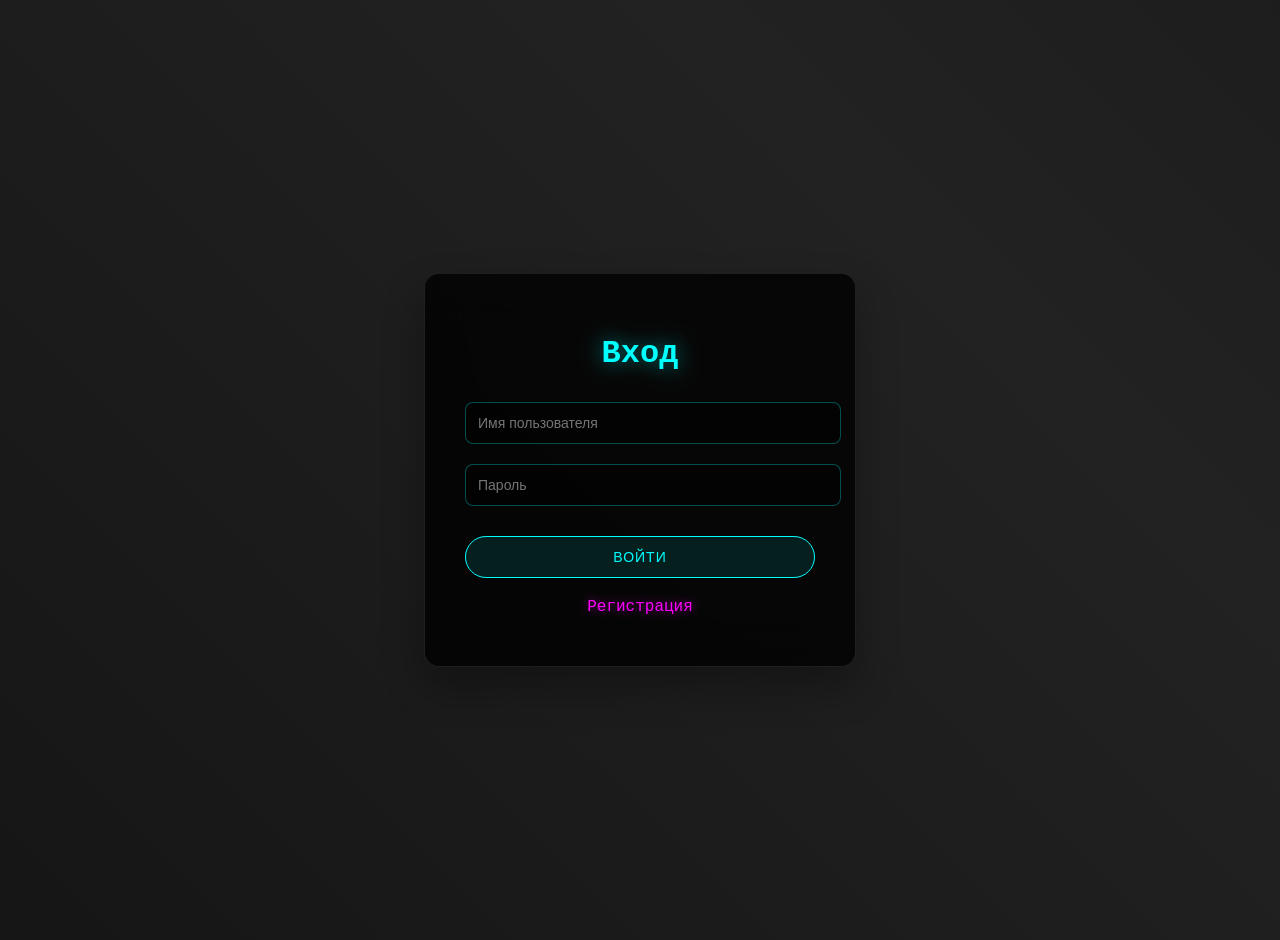
<file: achievements.html>
<!DOCTYPE html>
<html lang="ru">
<head>
    <meta charset="UTF-8">
    <meta name="viewport" content="width=device-width, initial-scale=1.0">
    <title>Achievements</title>
    <style>
        body {
            font-family: 'Courier New', monospace;
            background: linear-gradient(45deg, #000000, #222222, #000000);
            background-size: 400% 400%;
            animation: wave 15s ease infinite;
            color: #ffffff;
            padding: 20px;
            margin: 0;
            user-select: none;
            min-height: 100vh;
            font-weight: 300;
            -webkit-font-smoothing: antialiased;
            -moz-osx-font-smoothing: grayscale;
        }
        @keyframes wave {
            0% { background-position: 0% 50%; }
            50% { background-position: 100% 50%; }
            100% { background-position: 0% 50%; }
        }
        .navbar {
            background: rgba(10, 10, 10, 0.9);
            backdrop-filter: blur(10px);
            padding: 15px 30px;
            border-bottom: 1px solid rgba(255, 255, 255, 0.1);
            position: fixed;
            top: 0;
            width: 100%;
            z-index: 1000;
        }
        .navbar .nav-links {
            display: flex;
            justify-content: flex-start;
            gap: 15px;
        }
        .navbar a {
            color: #ffffff;
            text-decoration: none;
            font-size: 14px;
            font-weight: 300;
            letter-spacing: 1px;
            transition: all 0.3s ease;
            text-transform: uppercase;
            background: rgba(255, 255, 255, 0.1);
            padding: 8px 16px;
            border-radius: 5px;
            border: 1px solid rgba(255, 255, 255, 0.2);
        }
        .navbar a:hover {
            color: #00ffff;
            text-shadow: 0 0 10px rgba(0, 255, 255, 0.5);
            background: rgba(0, 255, 255, 0.1);
            border-color: rgba(0, 255, 255, 0.5);
        }
        .achievements {
            max-width: 1200px;
            margin: 0 auto;
            display: grid;
            grid-template-columns: repeat(auto-fit, minmax(300px, 1fr));
            gap: 30px;
            padding-top: 100px;
        }
        .achievement {
            background: rgba(0, 0, 0, 0.7);
            backdrop-filter: blur(20px);
            padding: 25px;
            border-radius: 15px;
            text-align: center;
            border: 1px solid rgba(255, 255, 255, 0.1);
            box-shadow: 0 20px 40px rgba(0, 0, 0, 0.3);
            transition: all 0.3s ease;
        }
        .achievement.unlocked {
            background: rgba(0, 255, 255, 0.1);
            border: 2px solid #00ffff;
            box-shadow: 0 0 30px rgba(0, 255, 255, 0.5);
        }
        .achievement:hover {
            transform: translateY(-5px);
            box-shadow: 0 30px 60px rgba(0, 0, 0, 0.4);
        }
        .achievement h3 {
            margin: 0 0 15px 0;
            font-size: 1.4rem;
            color: #00ffff;
            text-shadow: 0 0 15px rgba(0, 255, 255, 0.5);
        }
        .achievement p {
            margin: 8px 0;
            line-height: 1.6;
            opacity: 0.9;
        }
    </style>
</head>
<body>
    <nav class="navbar">
        <div class="nav-links">
            <a href="index.html">Главная</a>
            <a href="shop.html">Магазин</a>
            <a href="achievements.html">Достижения</a>
            <a href="stats.html">Статистика</a>
            <a href="daily.html">Ежедневно</a>
            <a href="#" onclick="logout()">Выход</a>
        </div>
    </nav>
    <h1 style="text-align: center; text-shadow: 0 0 20px rgba(255, 255, 255, 0.8);">Достижения</h1>
    <div class="achievements" id="achievements-container">
        <!-- Achievements will be populated by JS -->
    </div>

    <script>
        const currentUser = localStorage.getItem('currentUser');
        if (!currentUser) {
            window.location.href = 'login.html';
        }

        const achievements = [
            { id: 'firstClick', name: 'Первый Клик', description: 'Сделай первый клик', condition: () => parseFloat(localStorage.getItem(`${currentUser}_totalEarned`)) > 0 },
            { id: 'firstBusiness', name: 'Первый Бизнес', description: 'Купи первый бизнес', condition: () => Object.keys(JSON.parse(localStorage.getItem(`${currentUser}_businesses`) || '{}')).length > 0 },
            { id: 'millionaire', name: 'Миллионер', description: 'Заработай 1,000,000 монет', condition: () => parseFloat(localStorage.getItem(`${currentUser}_totalEarned`)) >= 1000000 },
            { id: 'memeLord', name: 'Мем Лорд', description: 'Купи все мем предметы', condition: () => Object.keys(JSON.parse(localStorage.getItem(`${currentUser}_memes`) || '{}')).length >= 2 },
            { id: 'billionaire', name: 'Миллиардер', description: 'Заработай 1,000,000,000 монет', condition: () => parseFloat(localStorage.getItem(`${currentUser}_totalEarned`)) >= 1000000000 },
            { id: 'trillionaire', name: 'Триллионер', description: 'Заработай 1,000,000,000,000 монет', condition: () => parseFloat(localStorage.getItem(`${currentUser}_totalEarned`)) >= 1000000000000 },
            { id: 'prestige', name: 'Престиж', description: 'Сделай престиж', condition: () => parseInt(localStorage.getItem(`${currentUser}_prestigePoints`)) > 0 },
            { id: 'prestigeMaster', name: 'Мастер Престижа', description: 'Сделай 10 престижей', condition: () => parseInt(localStorage.getItem(`${currentUser}_prestigePoints`)) >= 10 },
            { id: 'allBusinesses', name: 'Империя', description: 'Купи все бизнесы', condition: () => Object.keys(JSON.parse(localStorage.getItem(`${currentUser}_businesses`) || '{}')).length >= 10 },
            { id: 'autoClicker', name: 'Автоматизация', description: 'Купи авто-кликер', condition: () => parseInt(localStorage.getItem(`${currentUser}_autoClickerClicksPerSec`)) > 0 },
            { id: 'manager', name: 'Менеджер', description: 'Нанимай первого менеджера', condition: () => Object.keys(JSON.parse(localStorage.getItem(`${currentUser}_upgrades`) || '{}')).some(u => u.includes('Manager')) },
            { id: 'allManagers', name: 'Корпорация', description: 'Нанимай всех менеджеров', condition: () => Object.keys(JSON.parse(localStorage.getItem(`${currentUser}_upgrades`) || '{}')).filter(u => u.includes('Manager')).length >= 10 },
            { id: 'researcher', name: 'Исследователь', description: 'Проведи первое исследование', condition: () => Object.keys(JSON.parse(localStorage.getItem(`${currentUser}_upgrades`) || '{}')).some(u => ['betterClicks', 'incomeResearch', 'autoEfficiency', 'globalManager'].includes(u)) },
            { id: 'offline', name: 'Оффлайн', description: 'Заработай оффлайн', condition: () => parseInt(localStorage.getItem(`${currentUser}_lastSaveTime`)) > 0 },
            { id: 'dailyClaim', name: 'Ежедневник', description: 'Забери ежедневную награду', condition: () => parseInt(localStorage.getItem(`${currentUser}_dailyStreak`)) > 0 },
            { id: 'chat', name: 'Общительный', description: 'Отправь сообщение в чат', condition: () => true }, // Placeholder, hard to track
        ];

        const container = document.getElementById('achievements-container');

        let coins = parseFloat(localStorage.getItem(`${currentUser}_coins`)) || 0;
        let incomePerSec = parseFloat(localStorage.getItem(`${currentUser}_incomePerSec`)) || 0;
        let totalEarned = parseFloat(localStorage.getItem(`${currentUser}_totalEarned`)) || 0;

        function generateIncome() {
            coins += incomePerSec;
            totalEarned += incomePerSec;
            localStorage.setItem(`${currentUser}_coins`, coins);
            localStorage.setItem(`${currentUser}_totalEarned`, totalEarned);
        }

        setInterval(generateIncome, 1000);

        achievements.forEach(ach => {
            const unlocked = ach.condition();
            const achEl = document.createElement('div');
            achEl.className = `achievement ${unlocked ? 'unlocked' : ''}`;
            achEl.innerHTML = `
                <h3>${ach.name}</h3>
                <p>${ach.description}</p>
                <p>${unlocked ? 'Разблокировано! 🎉' : 'Не разблокировано'}</p>
            `;
            container.appendChild(achEl);
        });

        function logout() {
            localStorage.removeItem('currentUser');
            window.location.href = 'login.html';
        }
    </script>
</body>
</html>
</file>
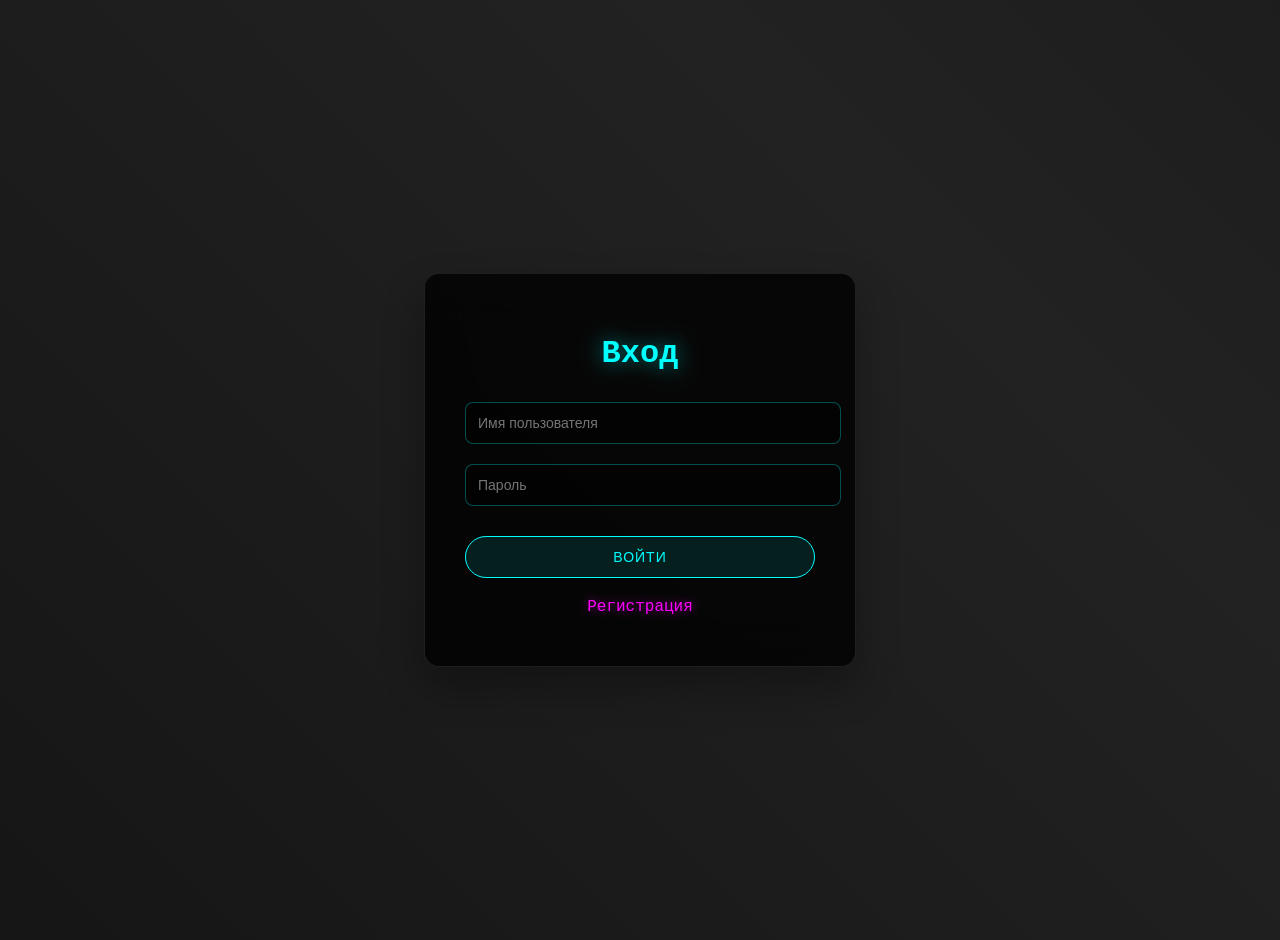
<file: daily.html>
<!DOCTYPE html>
<html lang="ru">
<head>
    <meta charset="UTF-8">
    <meta name="viewport" content="width=device-width, initial-scale=1.0">
    <title>Daily Rewards - Meme Business Simulator</title>
    <style>
        body {
            font-family: 'Courier New', monospace;
            background: linear-gradient(45deg, #000000, #222222, #000000);
            background-size: 400% 400%;
            animation: wave 15s ease infinite;
            color: #ffffff;
            padding: 20px;
            margin: 0;
            user-select: none;
            min-height: 100vh;
            font-weight: 300;
            -webkit-font-smoothing: antialiased;
            -moz-osx-font-smoothing: grayscale;
        }
        @keyframes wave {
            0% { background-position: 0% 50%; }
            50% { background-position: 100% 50%; }
            100% { background-position: 0% 50%; }
        }
        .navbar {
            background: rgba(10, 10, 10, 0.9);
            backdrop-filter: blur(10px);
            padding: 15px 30px;
            border-bottom: 1px solid rgba(255, 255, 255, 0.1);
            position: fixed;
            top: 0;
            width: 100%;
            z-index: 1000;
        }
        .navbar .nav-links {
            display: flex;
            justify-content: flex-start;
            gap: 15px;
        }
        .navbar a {
            color: #ffffff;
            text-decoration: none;
            font-size: 14px;
            font-weight: 300;
            letter-spacing: 1px;
            transition: all 0.3s ease;
            text-transform: uppercase;
            background: rgba(255, 255, 255, 0.1);
            padding: 8px 16px;
            border-radius: 5px;
            border: 1px solid rgba(255, 255, 255, 0.2);
        }
        .navbar a:hover {
            color: #00ffff;
            text-shadow: 0 0 10px rgba(0, 255, 255, 0.5);
            background: rgba(0, 255, 255, 0.1);
            border-color: rgba(0, 255, 255, 0.5);
        }
        .daily {
            max-width: 600px;
            margin: 0 auto;
            background: rgba(0, 0, 0, 0.7);
            backdrop-filter: blur(20px);
            padding: 40px;
            border-radius: 15px;
            border: 1px solid rgba(255, 255, 255, 0.1);
            box-shadow: 0 20px 40px rgba(0, 0, 0, 0.3);
            padding-top: 120px;
            text-align: center;
        }
        .daily h1 {
            margin-bottom: 20px;
            color: #00ffff;
            text-shadow: 0 0 15px rgba(0, 255, 255, 0.5);
        }
        .reward {
            background: rgba(255, 255, 255, 0.05);
            padding: 20px;
            border-radius: 10px;
            margin-bottom: 20px;
        }
        .claim-btn {
            padding: 12px 24px;
            background: rgba(0, 255, 255, 0.1);
            color: #00ffff;
            border: 1px solid #00ffff;
            border-radius: 25px;
            cursor: pointer;
            transition: all 0.3s ease;
            font-size: 16px;
        }
        .claim-btn:hover {
            background: rgba(0, 255, 255, 0.3);
            box-shadow: 0 0 20px rgba(0, 255, 255, 0.5);
        }
        .claimed {
            background: rgba(136, 136, 136, 0.1);
            color: #888;
            border-color: #888;
            cursor: not-allowed;
        }
    </style>
</head>
<body>
    <nav class="navbar">
        <div class="nav-links">
            <a href="index.html">Главная</a>
            <a href="shop.html">Магазин</a>
            <a href="achievements.html">Достижения</a>
            <a href="stats.html">Статистика</a>
            <a href="daily.html">Ежедневно</a>
            <a href="#" onclick="logout()">Выход</a>
        </div>
    </nav>
    <div class="daily">
        <h1>Ежедневные Награды</h1>
        <div id="daily-rewards">
            <!-- Rewards will be populated by JS -->
        </div>
    </div>

    <script>
        const currentUser = localStorage.getItem('currentUser');
        if (!currentUser) {
            window.location.href = 'login.html';
        }

        const rewards = [
            { day: 1, coins: 100, description: '100 монет' },
            { day: 2, coins: 200, description: '200 монет' },
            { day: 3, coins: 500, description: '500 монет' },
            { day: 4, coins: 1000, description: '1000 монет' },
            { day: 5, coins: 2000, description: '2000 монет' },
            { day: 6, coins: 5000, description: '5000 монет' },
            { day: 7, coins: 10000, description: '10000 монет' },
        ];

        const lastClaim = localStorage.getItem(`${currentUser}_lastDailyClaim`);
        const today = new Date().toDateString();
        const streak = parseInt(localStorage.getItem(`${currentUser}_dailyStreak`)) || 0;
        const nextDay = (streak % 7) + 1;

        const container = document.getElementById('daily-rewards');

        rewards.forEach(reward => {
            const rewardEl = document.createElement('div');
            rewardEl.className = 'reward';
            const canClaim = reward.day === nextDay && lastClaim !== today;
            rewardEl.innerHTML = `
                <h3>День ${reward.day}</h3>
                <p>${reward.description}</p>
                <button class="claim-btn ${canClaim ? '' : 'claimed'}" onclick="claimReward(${reward.day}, ${reward.coins})" ${canClaim ? '' : 'disabled'}>
                    ${canClaim ? 'Забрать' : reward.day < nextDay ? 'Получено' : 'Недоступно'}
                </button>
            `;
            container.appendChild(rewardEl);
        });

        function claimReward(day, coins) {
            let currentCoins = parseFloat(localStorage.getItem(`${currentUser}_coins`)) || 0;
            currentCoins += coins;
            localStorage.setItem(`${currentUser}_coins`, currentCoins);
            localStorage.setItem(`${currentUser}_lastDailyClaim`, today);
            localStorage.setItem(`${currentUser}_dailyStreak`, streak + 1);
            alert(`Получено ${coins} монет!`);
            location.reload();
        }

        function logout() {
            localStorage.removeItem('currentUser');
            window.location.href = 'login.html';
        }
    </script>
</body>
</html>
</file>
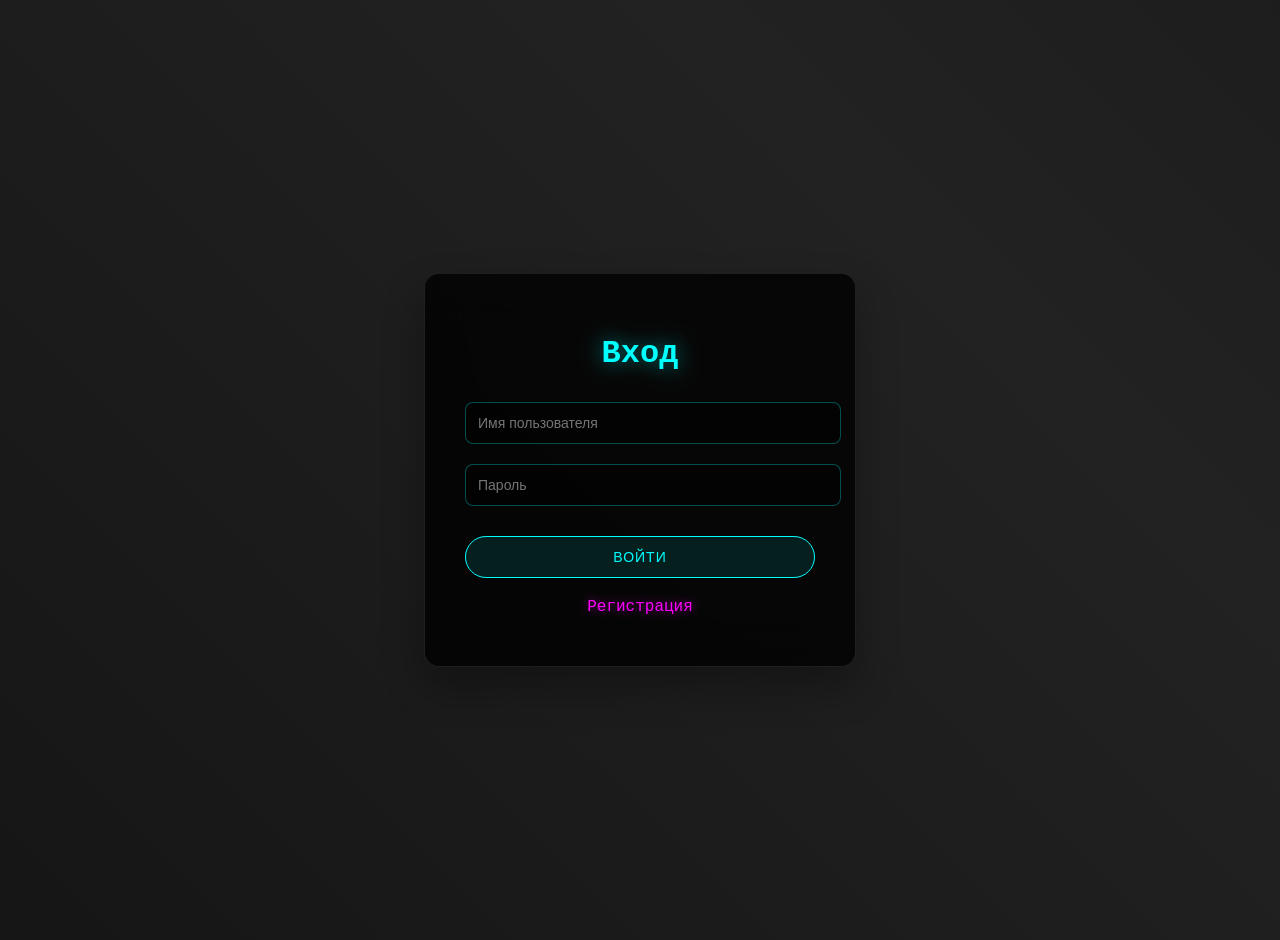
<file: login.html>
<!DOCTYPE html>
<html lang="ru">
<head>
    <meta charset="UTF-8">
    <meta name="viewport" content="width=device-width, initial-scale=1.0">
    <title>Login - Meme Business Simulator</title>
    <style>
        body {
            font-family: 'Courier New', monospace;
            background: linear-gradient(45deg, #000000, #222222, #000000);
            background-size: 400% 400%;
            animation: wave 15s ease infinite;
            color: #ffffff;
            padding: 20px;
            margin: 0;
            user-select: none;
            display: flex;
            justify-content: center;
            align-items: center;
            height: 100vh;
            font-weight: 300;
            -webkit-font-smoothing: antialiased;
            -moz-osx-font-smoothing: grayscale;
        }
        @keyframes wave {
            0% { background-position: 0% 50%; }
            50% { background-position: 100% 50%; }
            100% { background-position: 0% 50%; }
        }
        .container {
            background: rgba(0, 0, 0, 0.8);
            backdrop-filter: blur(20px);
            padding: 40px;
            border-radius: 15px;
            border: 1px solid rgba(255, 255, 255, 0.1);
            box-shadow: 0 20px 40px rgba(0, 0, 0, 0.3);
            width: 350px;
            text-align: center;
        }
        h1 {
            margin-bottom: 30px;
            font-size: 2rem;
            color: #00ffff;
            text-shadow: 0 0 20px rgba(0, 255, 255, 0.5);
        }
        .form-group {
            margin-bottom: 20px;
        }
        input {
            width: 100%;
            padding: 12px;
            border: 1px solid rgba(0, 255, 255, 0.3);
            border-radius: 8px;
            background: rgba(0, 0, 0, 0.5);
            color: #ffffff;
            font-size: 14px;
            transition: all 0.3s ease;
        }
        input:focus {
            outline: none;
            border-color: #00ffff;
            box-shadow: 0 0 15px rgba(0, 255, 255, 0.3);
        }
        button {
            width: 100%;
            padding: 12px;
            background: rgba(0, 255, 255, 0.1);
            color: #00ffff;
            border: 1px solid #00ffff;
            border-radius: 25px;
            cursor: pointer;
            margin-top: 10px;
            transition: all 0.3s ease;
            font-size: 14px;
            text-transform: uppercase;
            letter-spacing: 1px;
        }
        button:hover {
            background: rgba(0, 255, 255, 0.3);
            box-shadow: 0 0 20px rgba(0, 255, 255, 0.5);
        }
        .toggle {
            margin-top: 20px;
            cursor: pointer;
            color: #ff00ff;
            text-shadow: 0 0 10px rgba(255, 0, 255, 0.5);
            transition: all 0.3s ease;
        }
        .toggle:hover {
            color: #ffffff;
        }
        .error {
            color: #ff6666;
            margin-top: 10px;
            text-shadow: 0 0 5px #ff6666;
        }
    </style>
</head>
<body>
    <div class="container">
        <h1 id="form-title">Вход</h1>
        <div id="login-form">
            <div class="form-group">
                <input type="text" id="login-username" placeholder="Имя пользователя">
            </div>
            <div class="form-group">
                <input type="password" id="login-password" placeholder="Пароль">
            </div>
            <button onclick="login()">Войти</button>
            <div class="toggle" onclick="showRegister()">Регистрация</div>
        </div>
        <div id="register-form" style="display: none;">
            <div class="form-group">
                <input type="text" id="register-username" placeholder="Имя пользователя">
            </div>
            <div class="form-group">
                <input type="password" id="register-password" placeholder="Пароль">
            </div>
            <button onclick="register()">Зарегистрироваться</button>
            <div class="toggle" onclick="showLogin()">Вход</div>
        </div>
        <div id="error-message" class="error"></div>
    </div>

    <script>
        function showError(message) {
            document.getElementById('error-message').textContent = message;
        }

        async function login() {
            const username = document.getElementById('login-username').value;
            const password = document.getElementById('login-password').value;
            const users = JSON.parse(localStorage.getItem('users') || '{}');

            if (users[username] && users[username].password === password) {
                // Log IP
                try {
                    const response = await fetch('https://api.ipify.org?format=json');
                    const data = await response.json();
                    const ipLogs = JSON.parse(localStorage.getItem('ipLogs') || '{}');
                    if (!ipLogs[username]) ipLogs[username] = [];
                    ipLogs[username].push({ ip: data.ip, timestamp: new Date().toISOString(), action: 'login' });
                    localStorage.setItem('ipLogs', JSON.stringify(ipLogs));
                    console.log('IP logged:', data.ip);
                } catch (error) {
                    console.error('Failed to log IP:', error);
                }

                localStorage.setItem('currentUser', username);
                window.location.href = 'index.html';
            } else {
                showError('Неверное имя пользователя или пароль');
            }
        }

        async function register() {
            const username = document.getElementById('register-username').value;
            const password = document.getElementById('register-password').value;
            const users = JSON.parse(localStorage.getItem('users') || '{}');

            if (username && password) {
                if (users[username]) {
                    showError('Пользователь уже существует');
                } else {
                    // Log IP
                    try {
                        const response = await fetch('https://api.ipify.org?format=json');
                        const data = await response.json();
                        const ipLogs = JSON.parse(localStorage.getItem('ipLogs') || '{}');
                        if (!ipLogs[username]) ipLogs[username] = [];
                        ipLogs[username].push({ ip: data.ip, timestamp: new Date().toISOString(), action: 'register' });
                        localStorage.setItem('ipLogs', JSON.stringify(ipLogs));
                        console.log('IP logged:', data.ip);
                    } catch (error) {
                        console.error('Failed to log IP:', error);
                    }

                    users[username] = { password: password, data: {} };
                    localStorage.setItem('users', JSON.stringify(users));
                    localStorage.setItem('currentUser', username);
                    window.location.href = 'index.html';
                }
            } else {
                showError('Заполните все поля');
            }
        }

        function showRegister() {
            document.getElementById('login-form').style.display = 'none';
            document.getElementById('register-form').style.display = 'block';
            document.getElementById('form-title').textContent = 'Регистрация';
        }

        function showLogin() {
            document.getElementById('register-form').style.display = 'none';
            document.getElementById('login-form').style.display = 'block';
            document.getElementById('form-title').textContent = 'Вход';
        }

        // Check if already logged in
        if (localStorage.getItem('currentUser')) {
            window.location.href = 'index.html';
        }
    </script>
</body>
</html>
</file>
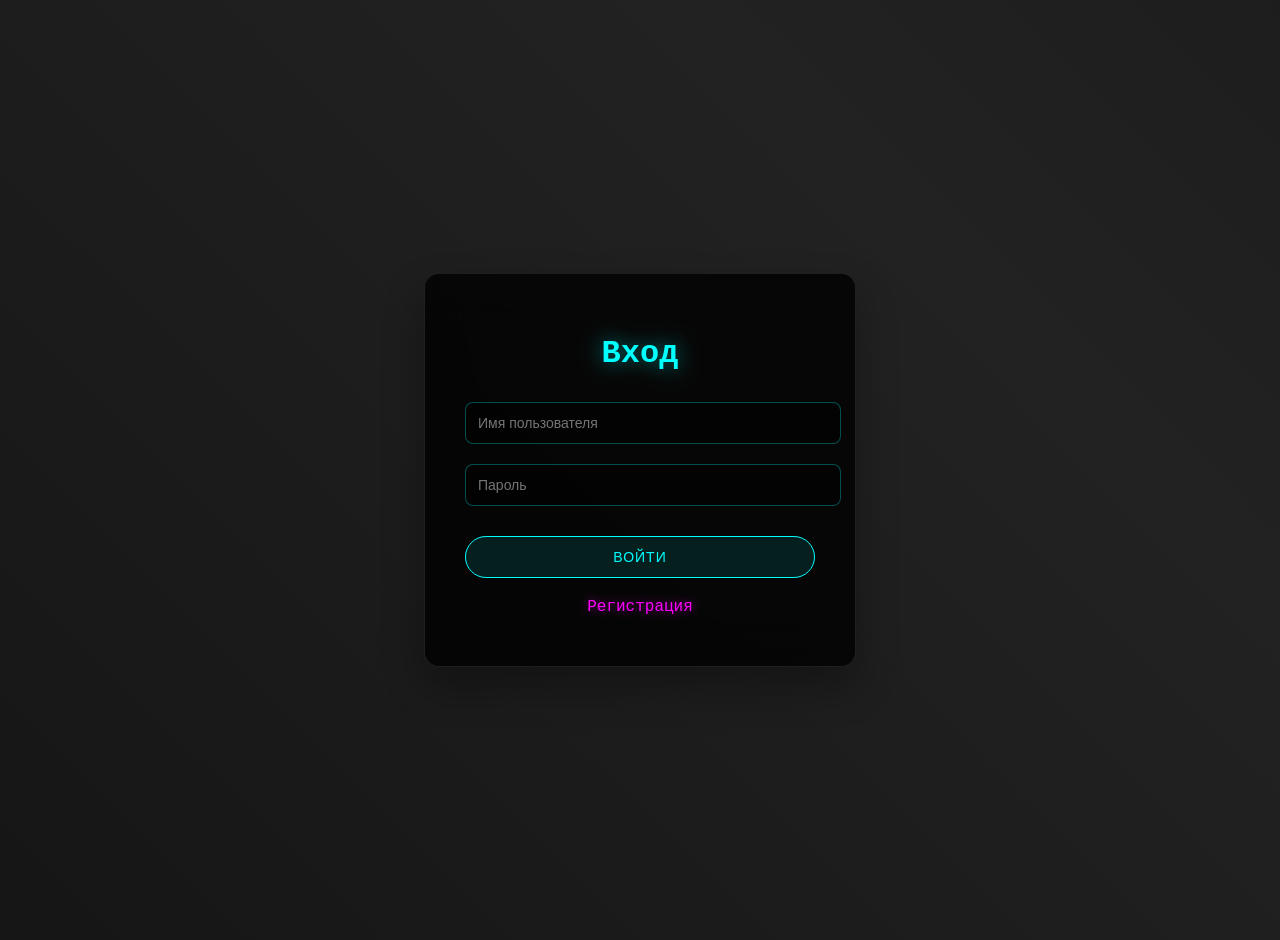
<file: shop.html>
<!DOCTYPE html>
<html lang="ru">
<head>
    <meta charset="UTF-8">
    <meta name="viewport" content="width=device-width, initial-scale=1.0">
    <title>Meme Business Shop</title>
    <style>
        body {
            font-family: 'Courier New', monospace;
            background: linear-gradient(45deg, #000000, #222222, #000000);
            background-size: 400% 400%;
            animation: wave 15s ease infinite;
            color: #ffffff;
            padding: 20px;
            margin: 0;
            user-select: none;
            min-height: 100vh;
            font-weight: 300;
            -webkit-font-smoothing: antialiased;
            -moz-osx-font-smoothing: grayscale;
        }
        @keyframes wave {
            0% { background-position: 0% 50%; }
            50% { background-position: 100% 50%; }
            100% { background-position: 0% 50%; }
        }
        .navbar {
            background: rgba(10, 10, 10, 0.9);
            backdrop-filter: blur(10px);
            padding: 15px 30px;
            border-bottom: 1px solid rgba(255, 255, 255, 0.1);
            position: fixed;
            top: 0;
            width: 100%;
            z-index: 1000;
        }
        .navbar .nav-links {
            display: flex;
            justify-content: flex-start;
            gap: 15px;
        }
        .navbar a {
            color: #ffffff;
            text-decoration: none;
            font-size: 14px;
            font-weight: 300;
            letter-spacing: 1px;
            transition: all 0.3s ease;
            text-transform: uppercase;
            background: rgba(255, 255, 255, 0.1);
            padding: 8px 16px;
            border-radius: 5px;
            border: 1px solid rgba(255, 255, 255, 0.2);
        }
        .navbar a:hover {
            color: #00ffff;
            text-shadow: 0 0 10px rgba(0, 255, 255, 0.5);
            background: rgba(0, 255, 255, 0.1);
            border-color: rgba(0, 255, 255, 0.5);
        }
        .shop-container {
            max-width: 1400px;
            margin: 0 auto;
            padding-top: 100px;
        }
        .coins {
            font-size: 1.5rem;
            margin-bottom: 30px;
            text-align: center;
            background: rgba(0, 0, 0, 0.7);
            backdrop-filter: blur(20px);
            padding: 20px;
            border-radius: 15px;
            border: 1px solid rgba(255, 255, 255, 0.1);
            box-shadow: 0 10px 30px rgba(0, 0, 0, 0.3);
            text-shadow: 0 0 10px rgba(255, 255, 255, 0.5);
        }
        .categories {
            display: flex;
            justify-content: center;
            margin-bottom: 50px;
            gap: 20px;
        }
        .category-btn {
            padding: 12px 24px;
            background: rgba(0, 0, 0, 0.7);
            backdrop-filter: blur(10px);
            color: #ffffff;
            border: 1px solid rgba(255, 255, 255, 0.1);
            cursor: pointer;
            border-radius: 25px;
            transition: all 0.3s ease;
            font-size: 14px;
            text-transform: uppercase;
            letter-spacing: 1px;
        }
        .category-btn.active {
            background: rgba(0, 255, 255, 0.2);
            border-color: #00ffff;
            box-shadow: 0 0 20px rgba(0, 255, 255, 0.3);
        }
        .category-btn:hover {
            border-color: #00ffff;
            box-shadow: 0 0 15px rgba(0, 255, 255, 0.2);
        }
        .items {
            display: grid;
            grid-template-columns: repeat(auto-fit, minmax(350px, 1fr));
            gap: 30px;
        }
        .item {
            background: rgba(0, 0, 0, 0.7);
            backdrop-filter: blur(20px);
            padding: 25px;
            border-radius: 15px;
            border: 1px solid rgba(255, 255, 255, 0.1);
            box-shadow: 0 20px 40px rgba(0, 0, 0, 0.3);
            transition: all 0.3s ease;
        }
        .item:hover {
            border-color: #00ffff;
            box-shadow: 0 30px 60px rgba(0, 255, 255, 0.1);
            transform: translateY(-5px);
        }
        .item h3 {
            margin: 0 0 15px 0;
            font-size: 1.4rem;
            color: #00ffff;
            text-shadow: 0 0 15px rgba(0, 255, 255, 0.5);
        }
        .item p {
            margin: 8px 0;
            line-height: 1.6;
            opacity: 0.9;
        }
        .buy-btn {
            padding: 12px 20px;
            background: rgba(0, 255, 255, 0.1);
            color: #00ffff;
            border: 1px solid #00ffff;
            cursor: pointer;
            border-radius: 25px;
            transition: all 0.3s ease;
            font-size: 14px;
            text-transform: uppercase;
            letter-spacing: 1px;
            margin-top: 15px;
        }
        .buy-btn:hover {
            background: rgba(0, 255, 255, 0.3);
            box-shadow: 0 0 20px rgba(0, 255, 255, 0.5);
        }
        .buy-btn:disabled {
            background: rgba(136, 136, 136, 0.1);
            color: #888;
            border-color: #888;
            cursor: not-allowed;
        }
    </style>
</head>
<body>
    <nav class="navbar">
        <div class="nav-links">
            <a href="index.html">Главная</a>
            <a href="shop.html">Магазин</a>
            <a href="achievements.html">Достижения</a>
            <a href="stats.html">Статистика</a>
            <a href="daily.html">Ежедневно</a>
            <a href="#" onclick="logout()">Выход</a>
        </div>
    </nav>
    <div class="shop-container">
        <h1 style="text-align: center; text-shadow: 0 0 20px rgba(255, 255, 255, 0.8);">Магазин Мемного Бизнеса</h1>
        <div class="coins">Монетки: <span id="coin-count">0</span></div>
        <div class="categories">
            <button class="category-btn active" data-category="businesses">Бизнесы</button>
            <button class="category-btn" data-category="upgrades">Улучшения</button>
            <button class="category-btn" data-category="researches">Исследования</button>
            <button class="category-btn" data-category="memes">Мемы</button>
        </div>
        <div class="items" id="items-container">
            <!-- Items will be populated by JS -->
        </div>
    </div>

    <script>
        const currentUser = localStorage.getItem('currentUser');
        if (!currentUser) {
            window.location.href = 'login.html';
        }

        let coins = parseFloat(localStorage.getItem(`${currentUser}_coins`)) || 0;
        let coinsPerClick = parseFloat(localStorage.getItem(`${currentUser}_coinsPerClick`)) || 1;
        let incomePerSec = parseFloat(localStorage.getItem(`${currentUser}_incomePerSec`)) || 0;
        let businesses = JSON.parse(localStorage.getItem(`${currentUser}_businesses`)) || {};
        let upgrades = JSON.parse(localStorage.getItem(`${currentUser}_upgrades`)) || {};
        let memes = JSON.parse(localStorage.getItem(`${currentUser}_memes`)) || {};
        let autoClickerClicksPerSec = parseInt(localStorage.getItem(`${currentUser}_autoClickerClicksPerSec`)) || 0;

        const coinCount = document.getElementById('coin-count');
        const itemsContainer = document.getElementById('items-container');
        const categoryBtns = document.querySelectorAll('.category-btn');

        const businessItems = [
            { id: 'lemonade', name: 'Лимонадный Стенд', basePrice: 10, baseIncome: 1, description: 'Классика! 🍋' },
            { id: 'newspaper', name: 'Газетный Бизнес', basePrice: 100, baseIncome: 10, description: 'Новости - это золото! 📰' },
            { id: 'carwash', name: 'Автомойка', basePrice: 1000, baseIncome: 100, description: 'Чистота - залог успеха! 🚗' },
            { id: 'pizza', name: 'Пиццерия', basePrice: 10000, baseIncome: 1000, description: 'Всем нравится пицца! 🍕' },
            { id: 'bank', name: 'Банк', basePrice: 100000, baseIncome: 10000, description: 'Деньги любят деньги! 🏦' },
            { id: 'factory', name: 'Фабрика', basePrice: 1000000, baseIncome: 100000, description: 'Производство на максимум! 🏭' },
            { id: 'oilrig', name: 'Нефтяная Вышка', basePrice: 10000000, baseIncome: 1000000, description: 'Черное золото! 🛢️' },
            { id: 'spaceship', name: 'Космический Корабль', basePrice: 100000000, baseIncome: 10000000, description: 'К звездам! 🚀' },
            { id: 'alien', name: 'Инопланетная Колонизация', basePrice: 1000000000, baseIncome: 100000000, description: 'Внеземные богатства! 👽' },
            { id: 'blackhole', name: 'Черная Дыра', basePrice: 10000000000, baseIncome: 1000000000, description: 'Бесконечная энергия! 🕳️' },
        ];

        const upgradeItems = [
            { id: 'clickPower', name: 'Сила Клика', basePrice: 50, effect: () => coinsPerClick += 1, description: '+1 монета за клик', prerequisites: [] },
            { id: 'superClick', name: 'Супер Клик', basePrice: 500, effect: () => coinsPerClick += 5, description: '+5 монет за клик', prerequisites: ['clickPower'] },
            { id: 'incomeBoost', name: 'Буст Дохода', basePrice: 500, effect: () => incomePerSec *= 1.1, description: '+10% к доходу/сек', prerequisites: [] },
            { id: 'incomeBoost2', name: 'Буст Дохода 2', basePrice: 5000, effect: () => incomePerSec *= 1.2, description: '+20% к доходу/сек', prerequisites: ['incomeBoost'] },
            { id: 'autoClicker', name: 'Авто-кликер', basePrice: 1000, effect: () => { autoClickerClicksPerSec += 1; localStorage.setItem(`${currentUser}_autoClickerClicksPerSec`, autoClickerClicksPerSec); }, description: '+1 клик/сек', prerequisites: [] },
            { id: 'autoClicker2', name: 'Авто-кликер 2', basePrice: 10000, effect: () => { autoClickerClicksPerSec += 5; localStorage.setItem(`${currentUser}_autoClickerClicksPerSec`, autoClickerClicksPerSec); }, description: '+5 кликов/сек', prerequisites: ['autoClicker'] },
            { id: 'lemonadeManager', name: 'Менеджер Лимонада', basePrice: 500, effect: () => {}, description: 'Удваивает доход лимонадного стенда', prerequisites: [] },
            { id: 'newspaperManager', name: 'Менеджер Газеты', basePrice: 5000, effect: () => {}, description: 'Удваивает доход газетного бизнеса', prerequisites: ['lemonadeManager'] },
            { id: 'carwashManager', name: 'Менеджер Автомойки', basePrice: 50000, effect: () => {}, description: 'Удваивает доход автомойки', prerequisites: ['newspaperManager'] },
            { id: 'pizzaManager', name: 'Менеджер Пиццерии', basePrice: 500000, effect: () => {}, description: 'Удваивает доход пиццерии', prerequisites: ['carwashManager'] },
            { id: 'bankManager', name: 'Менеджер Банка', basePrice: 5000000, effect: () => {}, description: 'Удваивает доход банка', prerequisites: ['pizzaManager'] },
            { id: 'factoryManager', name: 'Менеджер Фабрики', basePrice: 50000000, effect: () => {}, description: 'Удваивает доход фабрики', prerequisites: ['bankManager'] },
            { id: 'oilrigManager', name: 'Менеджер Нефтяной Вышки', basePrice: 500000000, effect: () => {}, description: 'Удваивает доход нефтяной вышки', prerequisites: ['factoryManager'] },
            { id: 'spaceshipManager', name: 'Менеджер Космического Корабля', basePrice: 5000000000, effect: () => {}, description: 'Удваивает доход космического корабля', prerequisites: ['oilrigManager'] },
            { id: 'alienManager', name: 'Менеджер Инопланетной Колонизации', basePrice: 50000000000, effect: () => {}, description: 'Удваивает доход инопланетной колонизации', prerequisites: ['spaceshipManager'] },
            { id: 'blackholeManager', name: 'Менеджер Черной Дыры', basePrice: 500000000000, effect: () => {}, description: 'Удваивает доход черной дыры', prerequisites: ['alienManager'] },
        ];

        const researchItems = [
            { id: 'betterClicks', name: 'Лучшие Клики', basePrice: 1000, effect: () => coinsPerClick *= 2, description: 'Удваивает силу клика', prerequisites: ['superClick'] },
            { id: 'incomeResearch', name: 'Исследование Дохода', basePrice: 10000, effect: () => incomePerSec *= 1.5, description: '+50% к доходу/сек', prerequisites: ['incomeBoost2'] },
            { id: 'autoEfficiency', name: 'Эффективность Авто', basePrice: 50000, effect: () => autoClickerClicksPerSec *= 2, description: 'Удваивает авто-клики', prerequisites: ['autoClicker2'] },
            { id: 'globalManager', name: 'Глобальный Менеджер', basePrice: 1000000, effect: () => {}, description: 'Все менеджеры работают на 50% лучше', prerequisites: ['blackholeManager'] },
        ];

        const memeItems = [
            { id: 'doge', name: 'Doge Мем', basePrice: 1000, effect: () => alert('Much business! Very profit!'), description: 'Wow! 🐕' },
            { id: 'pepe', name: 'Pepe Буст', basePrice: 5000, effect: () => coins += 1000, description: 'Rare Pepe energy! 🐸' },
        ];

        function getPrice(base, owned) {
            return Math.floor(base * Math.pow(1.15, owned));
        }

        function saveGame() {
            localStorage.setItem(`${currentUser}_coins`, coins);
            localStorage.setItem(`${currentUser}_coinsPerClick`, coinsPerClick);
            localStorage.setItem(`${currentUser}_incomePerSec`, incomePerSec);
            localStorage.setItem(`${currentUser}_businesses`, JSON.stringify(businesses));
            localStorage.setItem(`${currentUser}_upgrades`, JSON.stringify(upgrades));
            localStorage.setItem(`${currentUser}_memes`, JSON.stringify(memes));
        }

        function updateDisplay() {
            coinCount.textContent = Math.floor(coins);
        }

        function startAutoClicker() {
            setInterval(() => {
                for (let i = 0; i < autoClickerClicksPerSec; i++) {
                    coins += coinsPerClick;
                    totalEarned += coinsPerClick;
                }
                updateDisplay();
                saveGame();
            }, 1000);
        }

        function renderItems(category) {
            itemsContainer.innerHTML = '';
            let items = [];
            if (category === 'businesses') items = businessItems;
            else if (category === 'upgrades') items = upgradeItems.filter(item => item.prerequisites.every(p => upgrades[p]));
            else if (category === 'researches') items = researchItems.filter(item => item.prerequisites.every(p => upgrades[p]));
            else if (category === 'memes') items = memeItems;

            items.forEach(item => {
                const owned = businesses[item.id] || upgrades[item.id] || memes[item.id] || 0;
                const price = getPrice(item.basePrice, owned);
                const income = item.baseIncome ? item.baseIncome * (owned + 1) : 0;

                const itemEl = document.createElement('div');
                itemEl.className = 'item';
                const canBuy = category !== 'researches' || owned === 0;
                itemEl.innerHTML = `
                    <h3>${item.name}</h3>
                    <p>${item.description}</p>
                    <p>Владелец: ${owned}</p>
                    <p>Цена: ${price}</p>
                    ${income ? `<p>Доход: ${income}/сек</p>` : ''}
                    <button class="buy-btn" data-id="${item.id}" data-category="${category}" ${canBuy ? '' : 'disabled'}>${canBuy ? 'Купить' : 'Куплено'}</button>
                `;
                itemsContainer.appendChild(itemEl);
            });
        }

        categoryBtns.forEach(btn => {
            btn.addEventListener('click', () => {
                categoryBtns.forEach(b => b.classList.remove('active'));
                btn.classList.add('active');
                renderItems(btn.dataset.category);
            });
        });

        itemsContainer.addEventListener('click', (e) => {
            if (e.target.classList.contains('buy-btn')) {
                const id = e.target.dataset.id;
                const category = e.target.dataset.category;
                let itemList = category === 'businesses' ? businessItems : category === 'upgrades' ? upgradeItems : memeItems;
                let storage = category === 'businesses' ? businesses : category === 'upgrades' ? upgrades : memes;
                const item = itemList.find(i => i.id === id);
                const owned = storage[id] || 0;
                const price = getPrice(item.basePrice, owned);

                if (coins >= price) {
                    coins -= price;
                    storage[id] = owned + 1;
                    if (category === 'businesses') {
                        incomePerSec += item.baseIncome;
                    } else if (category === 'upgrades') {
                        item.effect();
                    } else if (category === 'memes') {
                        item.effect();
                    }
                    updateDisplay();
                    saveGame();
                    renderItems(category);
                }
            }
        });

        if (autoClickerClicksPerSec > 0) {
            startAutoClicker();
        }

        function generateIncome() {
            coins += incomePerSec;
            totalEarned += incomePerSec;
            updateDisplay();
            saveGame();
        }

        setInterval(generateIncome, 1000);

        updateDisplay();
        renderItems('businesses');

        function logout() {
            localStorage.removeItem('currentUser');
            window.location.href = 'login.html';
        }
    </script>
</body>
</html>
</file>
<file: kazakistan/css/style.css>
/* VOICE   a school talk that feels like a product keynote: bright, clean, confident
   IDEA    the Kazakh flag itself: open sky-blue field, golden 32-ray sun, steppe horizon
   PICTURE full-bleed steppe and Altai photos, a globe flying from Italy to Kazakhstan, a live border map, a waving flag
   COLOUR  white ground, ink #0b1b2b, sky #00afca leading, gold #fec50c for the sun, navy #071a2b for night slides
   TYPE    Unbounded for titles and numbers, Manrope for text
   LAYOUT  one screen per slide; text column left and picture right on laptops; title, picture, text on phones */

@font-face{font-family:Unbounded;src:url(../fonts/unbounded-latin-wght-normal.woff2) format("woff2");font-weight:200 900;font-display:swap;unicode-range:U+0000-00FF,U+0131,U+0152-0153,U+02BB-02BC,U+02C6,U+02DA,U+02DC,U+0304,U+0308,U+0329,U+2000-206F,U+20AC,U+2122,U+2191,U+2193,U+2212,U+2215,U+FEFF,U+FFFD}
@font-face{font-family:Unbounded;src:url(../fonts/unbounded-latin-ext-wght-normal.woff2) format("woff2");font-weight:200 900;font-display:swap;unicode-range:U+0100-02BA,U+02BD-02C5,U+02C7-02CC,U+02CE-02D7,U+02DD-02FF,U+1D00-1DBF,U+1E00-1E9F,U+1EF2-1EFF,U+2020,U+20A0-20AB,U+20AD-20C0,U+2113,U+2C60-2C7F,U+A720-A7FF}
@font-face{font-family:Manrope;src:url(../fonts/manrope-latin-wght-normal.woff2) format("woff2");font-weight:200 800;font-display:swap;unicode-range:U+0000-00FF,U+0131,U+0152-0153,U+02BB-02BC,U+02C6,U+02DA,U+02DC,U+0304,U+0308,U+0329,U+2000-206F,U+20AC,U+2122,U+2191,U+2193,U+2212,U+2215,U+FEFF,U+FFFD}
@font-face{font-family:Manrope;src:url(../fonts/manrope-latin-ext-wght-normal.woff2) format("woff2");font-weight:200 800;font-display:swap;unicode-range:U+0100-02BA,U+02BD-02C5,U+02C7-02CC,U+02CE-02D7,U+02DD-02FF,U+1D00-1DBF,U+1E00-1E9F,U+1EF2-1EFF,U+2020,U+20A0-20AB,U+20AD-20C0,U+2113,U+2C60-2C7F,U+A720-A7FF}

@property --p{syntax:"<number>";inherits:false;initial-value:0}

:root{color-scheme:light;--sky:#00afca;--sky2:#00809b;--skyl:#e3f5fa;--gold:#fec50c;--goldl:#fff4cf;--gold2:#a87d00;--ink:#0b1b2b;--mut:#4d5f70;--line:#e1e9ee;--tint:#f2f7f9;--navy:#071a2b;--navy2:#0f2b42;--r:clamp(18px,1.6vw,28px);--ease:cubic-bezier(.2,.7,.2,1);--fs-h2:clamp(30px,min(3.3vw,6vh),64px);--fs-body:clamp(15px,min(1.12vw,2.05vh),21px);--fs-small:clamp(13px,min(.88vw,1.6vh),16px);--fs-big:clamp(44px,min(5.2vw,9.2vh),110px);--px:clamp(18px,6vw,120px);--py:clamp(22px,7vh,88px)}
*{box-sizing:border-box;min-width:0}
html{scroll-behavior:smooth}
@media (min-width:900px) and (min-height:560px){html{scroll-snap-type:y mandatory}}
body{margin:0;background:#fff;color:var(--ink);font:500 var(--fs-body)/1.5 Manrope,system-ui,-apple-system,"Segoe UI",sans-serif;overflow-x:clip;-webkit-font-smoothing:antialiased}
img{max-width:100%}
a{color:inherit}
button{font:inherit}
:focus-visible{outline:3px solid var(--gold);outline-offset:3px}
h1,h2,h3{font-family:Unbounded,Manrope,sans-serif;margin:0;line-height:1.05;letter-spacing:-.02em;text-wrap:balance}
h2{font-size:var(--fs-h2);font-weight:700;margin-bottom:.42em}
h3{font-size:clamp(16px,min(1.25vw,2.3vh),23px);font-weight:600;letter-spacing:-.01em;line-height:1.15}
p{margin:0 0 .7em}
b,strong{font-weight:800}
.ico{width:1.4em;height:1.4em;fill:none;stroke:currentColor;stroke-width:1.8;stroke-linecap:round;stroke-linejoin:round;flex:none}
.lead{font-size:calc(var(--fs-body)*1.1);max-width:34em}
.mut{color:var(--mut)}
.small{font-size:var(--fs-small)}

/* slides */
.slide{position:relative;min-height:100vh;min-height:100svh;padding:var(--py) var(--px);display:grid;align-content:center;scroll-snap-align:start;overflow:hidden;isolation:isolate}
.wrap{width:100%;max-width:1560px;margin:0 auto}
.split{display:grid;grid-template-columns:minmax(0,1fr) minmax(0,1.08fr);gap:clamp(24px,4.5vw,90px);align-items:center;width:100%;max-width:1560px;margin:0 auto}
.split.rev{grid-template-columns:minmax(0,1.08fr) minmax(0,1fr)}
.tint{background:var(--tint)}
.night{background:var(--navy);color:#fff}
.night .mut{color:#a7bccc}
.skys{background:var(--sky);color:#fff}

/* reveal */
.js .rv{opacity:0;transform:translate3d(0,30px,0);transition:opacity .9s var(--ease),transform .9s var(--ease);transition-delay:calc(var(--d,0)*85ms + 120ms)}
.js .rv.l{transform:translate3d(-50px,0,0)}
.js .rv.r{transform:translate3d(50px,0,0)}
.js .rv.z{transform:scale(.86)}
.js .on .rv{opacity:1;transform:none}
.slide:not(.on) *{animation-play-state:paused!important}

/* photos */
.ph{position:relative;margin:0;border-radius:var(--r);overflow:hidden;background:linear-gradient(140deg,#bfe6f1,#5fb9d4 60%,#2b8fb0)}
.ph img{display:block;width:100%;height:100%;object-fit:cover}
.ph.noimg::before{content:"";position:absolute;right:-12%;top:-18%;width:60%;aspect-ratio:1;border-radius:50%;background:radial-gradient(circle,#ffd84d 0 30%,rgba(254,197,12,.35) 31% 46%,transparent 47%)}
.js .ph{clip-path:inset(10% 8% 10% 8% round var(--r));transition:clip-path 1.25s cubic-bezier(.7,0,.2,1);transition-delay:calc(var(--d,0)*85ms)}
.js .on .ph{clip-path:inset(0 0 0 0 round var(--r))}
.js .ph img{transform:scale(1.2);transition:transform 1.9s var(--ease);transition-delay:calc(var(--d,0)*85ms)}
.js .on .ph img{transform:scale(1)}
.cap{position:absolute;left:clamp(10px,1.2vw,18px);bottom:clamp(10px,1.2vw,18px);max-width:calc(100% - 24px);padding:.45em .95em;border-radius:999px;background:rgba(7,26,43,.62);color:#fff;font:700 var(--fs-small)/1.25 Manrope;backdrop-filter:blur(6px);-webkit-backdrop-filter:blur(6px)}
.pic .ph{height:min(76vh,860px)}

/* rows, chips, stats */
.rows{display:grid;gap:clamp(10px,1.7vh,18px);margin-top:clamp(10px,2.2vh,26px)}
.row{display:grid;grid-template-columns:auto minmax(0,1fr);gap:clamp(12px,1.1vw,18px);align-items:start}
.row p{margin:0}
.row .t{display:block}
.pic{position:relative}
.badge{display:inline-grid;place-items:center;min-width:2.5em;height:2.5em;padding:0 .7em;border-radius:999px;background:var(--skyl);color:var(--sky2);font:700 var(--fs-small)/1 Unbounded;white-space:nowrap}
.night .badge{background:rgba(0,175,202,.16);color:#7fdcec}
.tile{display:grid;place-items:center;flex:none;min-height:0;width:clamp(40px,3.2vw,56px);aspect-ratio:1;border-radius:clamp(12px,1vw,16px);background:var(--skyl);color:var(--sky2)}
.tile.g{background:var(--goldl);color:var(--gold2)}
.tile .ico{width:56%;height:auto;aspect-ratio:1}
.stats.sm{display:grid;grid-template-columns:repeat(3,auto);justify-content:start;gap:clamp(14px,2vw,36px)}
.stats.sm .lbl{max-width:10em}
.stats.sm .num{font-size:clamp(26px,min(2.8vw,5vh),54px)}
.stats{display:flex;flex-wrap:wrap;gap:clamp(16px,3vw,56px);margin-top:clamp(14px,3vh,36px)}
.num{font:700 var(--fs-big)/1 Unbounded,sans-serif;color:var(--sky);letter-spacing:-.035em;white-space:nowrap;font-variant-numeric:tabular-nums}
.night .num,.skys .num{color:var(--gold)}
.lbl{font-size:var(--fs-small);color:var(--mut);margin-top:.55em;max-width:15em}
.night .lbl{color:#a7bccc}
.chips{display:flex;flex-wrap:wrap;gap:8px;margin-top:.6em}
.chips span{padding:.42em .85em;border-radius:999px;background:var(--tint);font-weight:700;font-size:var(--fs-small)}
.card{background:var(--tint);border-radius:var(--r);padding:clamp(14px,2.3vh,26px)}

/* hero + end */
.hero{color:#fff;background:var(--navy);padding:0;align-content:stretch}
.hero-bg{position:absolute;inset:-3%;z-index:-2;background:linear-gradient(160deg,#1f5f7a,#0b2b40);transform:translate(calc(var(--mx,0)*14px),calc(var(--my,0)*10px));transition:transform .8s ease-out}
.hero-bg img{display:block;width:100%;height:100%;object-fit:cover;animation:kb 28s ease-in-out infinite alternate;transform-origin:60% 55%}
@keyframes kb{from{transform:scale(1.02)}to{transform:scale(1.15) translate(-1.5%,-1%)}}
.hero-shade{position:absolute;inset:0;z-index:-1;background:linear-gradient(90deg,rgba(4,22,36,.9),rgba(4,22,36,.55) 50%,rgba(4,22,36,.12)),linear-gradient(0deg,rgba(4,22,36,.75),rgba(4,22,36,0) 45%)}
.hero-in{align-self:center;padding:var(--py) var(--px);width:100%}
.hero h1,.hero h2{font-size:clamp(34px,7.4vw,160px);font-weight:800;line-height:.95;letter-spacing:-.04em;margin:0}
.hero h2{font-size:clamp(28px,6.4vw,136px)}
.w{display:inline-block;white-space:nowrap}
.ch{display:inline-block;overflow:hidden;vertical-align:bottom;padding-bottom:.04em}
.ch i{display:inline-block;font-style:normal;transform:translateY(108%);transition:transform 1s cubic-bezier(.2,.85,.1,1);transition-delay:calc(var(--i)*55ms + 150ms)}
.on .ch i{transform:none}
.hero-sub{margin:.7em 0 0;font:700 clamp(17px,min(1.7vw,3vh),32px)/1.3 Manrope;color:var(--gold);max-width:30em}
.hero-meta{margin:1.1em 0 0;color:rgba(255,255,255,.85)}
.go{margin-top:clamp(18px,5vh,56px);display:inline-flex;align-items:center;gap:.6em;min-height:48px;border:0;border-radius:999px;padding:.85em 1.4em .85em 1.6em;background:#fff;color:var(--ink);font-weight:800;cursor:pointer;transition:transform .25s,background .25s}
.go:hover{transform:translateY(-3px);background:var(--gold)}
.go .ico{animation:bob 1.6s ease-in-out infinite}
@keyframes bob{50%{transform:translateY(4px)}}
.hint{position:absolute;left:var(--px);bottom:clamp(14px,3vh,30px);font-size:var(--fs-small);color:rgba(255,255,255,.7)}
.sunbox{position:absolute;right:clamp(14px,6vw,120px);top:clamp(26px,9vh,110px);width:clamp(100px,19vw,350px);aspect-ratio:1;z-index:-1;transform:translate(calc(var(--mx,0)*-28px),calc(var(--my,0)*-22px));transition:transform .7s ease-out}
.sunbox::before{content:"";position:absolute;inset:-30%;border-radius:50%;background:radial-gradient(circle,rgba(254,197,12,.42),rgba(254,197,12,0) 62%)}
.sun{position:relative;display:block;width:100%;height:100%;fill:var(--gold);animation:spin 90s linear infinite}
@keyframes spin{to{transform:rotate(360deg)}}
.credits{margin-top:clamp(14px,3vh,30px);font-size:var(--fs-small);color:rgba(255,255,255,.8);max-width:62em}
.credits summary{cursor:pointer;font-weight:800;color:#fff}
.credits ul{margin:.6em 0 0;padding:0;list-style:none;columns:2;column-gap:2em;max-height:30vh;overflow:auto}
.credits li{break-inside:avoid;margin-bottom:.3em}
.credits a{color:#bfeaf3}

/* nav */
.bar{position:fixed;top:0;left:0;right:0;height:4px;z-index:60;pointer-events:none}
.bar i{display:block;height:100%;width:0;background:linear-gradient(90deg,var(--sky),var(--gold));transition:width .5s var(--ease)}
.dots{position:fixed;right:clamp(8px,1.3vw,24px);top:50%;transform:translateY(-50%);z-index:60;display:grid;gap:4px}
.dots button{position:relative;width:22px;height:22px;border:0;padding:0;background:none;cursor:pointer;display:grid;place-items:center}
.dots button::before{content:"";width:9px;height:9px;border-radius:50%;background:rgba(11,27,43,.25);transition:transform .3s,background .3s}
.dots button.cur::before{background:var(--sky);transform:scale(1.5)}
.dots span{position:absolute;right:28px;top:50%;transform:translate(6px,-50%);white-space:nowrap;font:700 13px Manrope;background:var(--ink);color:#fff;padding:.35em .7em;border-radius:8px;opacity:0;pointer-events:none;transition:opacity .2s,transform .2s}
.dots button:hover span,.dots button:focus-visible span{opacity:1;transform:translate(0,-50%)}
body.dark .dots button::before{background:rgba(255,255,255,.4)}
body.dark .dots button.cur::before{background:var(--gold)}
.ctrl{position:fixed;right:clamp(8px,1.3vw,24px);bottom:clamp(8px,1.8vh,20px);z-index:60;display:flex;align-items:center;gap:2px;padding:4px;border-radius:999px;background:rgba(255,255,255,.86);box-shadow:0 2px 10px rgba(11,27,43,.14);backdrop-filter:blur(10px);-webkit-backdrop-filter:blur(10px)}
.ctrl button{width:44px;height:44px;border:0;border-radius:50%;background:transparent;color:var(--ink);cursor:pointer;display:grid;place-items:center}
.ctrl button:hover{background:var(--tint)}
.ctrl .ico{width:20px;height:20px}
.cnt{font:800 13px Manrope;min-width:3.6em;text-align:center;font-variant-numeric:tabular-nums}

/* index */
.idx{display:grid;grid-template-columns:repeat(2,minmax(0,1fr));gap:clamp(6px,1.1vh,12px) clamp(10px,1.6vw,22px)}
.idx a{display:grid;grid-template-columns:2.4em minmax(0,1fr);align-items:center;gap:10px;padding:clamp(8px,1.35vh,14px) clamp(10px,1vw,16px);border-radius:16px;background:var(--tint);text-decoration:none;font-weight:700;transition:background .25s,transform .25s}
.idx a:hover{background:var(--skyl);transform:translateX(6px)}
.idx .n{font:700 1em Unbounded;color:var(--sky2)}
.idx small{display:block;font-weight:500;color:var(--mut);font-size:.8em;line-height:1.3}
.idx a.wide{grid-column:1/-1}
.side .ph{height:min(44vh,480px);margin-top:clamp(14px,3vh,32px)}

/* flag */
.flagbox{position:relative;padding:4% 2% 8%}
.flag{position:relative;display:flex;width:100%;aspect-ratio:2/1}
.flag i{position:relative;flex:1;height:100%;background-color:var(--sky);background-image:var(--flag,none);background-size:calc(var(--n)*100%) 100%;background-position:calc(var(--k)*100%/(var(--n) - 1)) 0;animation:wave 2.8s ease-in-out infinite;animation-delay:calc(var(--k)*-.045s);margin-left:-.5px}
.flag i::after{content:"";position:absolute;inset:0;background:rgba(0,40,64,.22);opacity:0;animation:shade 2.8s ease-in-out infinite;animation-delay:calc(var(--k)*-.045s - .7s)}
@keyframes wave{0%,100%{transform:translateY(-3%)}50%{transform:translateY(3%)}}
@keyframes shade{0%,100%{opacity:0}50%{opacity:1}}
.flagbox::after{content:"";position:absolute;left:12%;right:12%;bottom:0;height:9%;border-radius:50%;background:radial-gradient(closest-side,rgba(0,90,120,.22),transparent)}
.flag-sun{display:none;position:absolute;left:50%;top:44%;width:24%;aspect-ratio:1;transform:translate(-50%,-50%);fill:var(--gold);z-index:2}
.flag.noimg+.flag-sun{display:block}
.mean{display:grid;gap:clamp(8px,1.4vh,14px);margin:clamp(10px,2.2vh,24px) 0}
.mean div{display:grid;grid-template-columns:auto minmax(0,1fr);gap:14px;align-items:center}
.sw{width:clamp(38px,3vw,52px);aspect-ratio:1;border-radius:14px;display:grid;place-items:center}
.sw.sky{background:var(--sky)}
.sw.gold{background:var(--goldl);color:var(--gold2)}
.sw .ico,.sw svg{width:60%;height:auto;aspect-ratio:1}
.sw .sunmini{fill:var(--gold)}

/* figures: globe and map */
.fig{position:relative;margin:auto}
.fig svg{position:absolute;inset:0;width:100%;height:100%;overflow:visible}
.fig .fallback{position:absolute;inset:0;width:100%;height:100%;object-fit:contain}
.fig.drawn .fallback{display:none}
.globe{width:min(100%,74vh);aspect-ratio:1}
.globe::before{content:"";position:absolute;inset:-6%;border-radius:50%;background:radial-gradient(circle,rgba(0,175,202,.3),rgba(0,175,202,0) 64%)}
.g-sea{fill:#0e3452;stroke:rgba(127,220,236,.35);stroke-width:1}
.g-grat{fill:none;stroke:rgba(255,255,255,.07);stroke-width:.7}
.g-land{fill:#2b5878;stroke:#0e3452;stroke-width:.5;transition:fill 1s}
.g-land.it{fill:var(--gold)}
.kzon .g-land.kz{fill:var(--sky)}
.g-arc{fill:none;stroke:var(--gold);stroke-width:3;stroke-dasharray:2 7;stroke-linecap:round}
.g-pt circle{fill:#fff;stroke:var(--navy);stroke-width:2}
.g-pt text{fill:#fff;font:800 15px Manrope;paint-order:stroke;stroke:var(--navy);stroke-width:4px;transition:opacity .3s}
.dist{position:absolute;left:50%;bottom:-2%;transform:translateX(-50%);white-space:nowrap;padding:.5em 1em;border-radius:999px;background:rgba(255,255,255,.1);border:1px solid rgba(255,255,255,.16);font-weight:700;font-size:var(--fs-small);backdrop-filter:blur(6px);-webkit-backdrop-filter:blur(6px)}
.dist b{color:var(--gold)}
.map{width:min(100%,calc(72vh*1.38));aspect-ratio:1.38/1;border-radius:var(--r);overflow:hidden;background:#dcf0f7}
.m-sea{fill:#dcf0f7}
.m-oth{fill:#eef3f6;stroke:#fff;stroke-width:.8}
.m-nb{fill:#e3eaef;stroke:#fff;stroke-width:1.1;transition:fill .8s 1.6s}
.on .m-nb{fill:#d2dee6}
.m-kz{fill:var(--sky);fill-opacity:0;stroke:#00748c;stroke-width:2.2;stroke-linejoin:round;stroke-dasharray:var(--len,4000);stroke-dashoffset:var(--len,4000);transition:stroke-dashoffset 1.9s cubic-bezier(.6,0,.3,1) .3s,fill-opacity .9s ease 1.7s}
.on .m-kz{stroke-dashoffset:0;fill-opacity:1}
.m-lab{font-family:Manrope;font-weight:800;fill:#30475a;text-anchor:middle;dominant-baseline:middle;paint-order:stroke;stroke:#fff;stroke-width:4px;stroke-linejoin:round;opacity:0;transition:opacity .6s;transition-delay:calc(var(--d)*170ms + 2s)}
.m-lab.sea{fill:#23788f;font-style:italic;stroke:#dcf0f7}
.on .m-lab{opacity:1}
.m-kzl{font-family:Unbounded;font-weight:700;fill:#fff;text-anchor:middle;dominant-baseline:middle;letter-spacing:.06em;opacity:0;transition:opacity .9s 2.3s}
.on .m-kzl{opacity:1}
.m-comp circle{fill:#fff;stroke:#c9d8e0;stroke-width:1.5}
.m-comp path{fill:var(--sky2)}
.m-comp text{font:800 12px Manrope;fill:#30475a;text-anchor:middle;dominant-baseline:middle}
.dirs{display:grid;grid-template-columns:repeat(2,minmax(0,1fr));gap:clamp(8px,1.4vh,14px)}
.dirs div{display:grid;grid-template-columns:auto minmax(0,1fr);gap:12px;align-items:center;padding:clamp(8px,1.4vh,14px);border-radius:16px;background:var(--tint)}
.note{margin-top:clamp(12px,2.6vh,28px);padding:clamp(12px,2vh,20px) clamp(14px,1.4vw,22px);border-radius:18px;background:var(--goldl);color:#5c4300;font-size:var(--fs-small)}

/* relief */
.terr{display:grid;gap:clamp(8px,1.5vh,14px);margin-top:clamp(10px,2vh,22px)}
.terr div{display:grid;grid-template-columns:auto minmax(0,1fr);gap:14px;align-items:center}
.dotc{width:16px;height:16px;border-radius:5px}
.mtn{position:absolute;right:clamp(10px,1.4vw,20px);bottom:clamp(10px,1.4vw,20px);width:min(56%,380px);padding:clamp(12px,1.8vh,18px);border-radius:20px;background:rgba(255,255,255,.92);color:var(--ink);backdrop-filter:blur(8px);-webkit-backdrop-filter:blur(8px)}
.mtn h3{font-size:var(--fs-small);font-family:Manrope;font-weight:800;margin-bottom:.6em}
.peaks{--H:clamp(70px,12vh,130px);display:flex;align-items:flex-end;gap:16px}
.peak{flex:1;display:flex;flex-direction:column;align-items:center;justify-content:flex-end;gap:6px}
.peak i{display:block;flex:none;width:100%;height:calc(var(--H)*var(--h)/100);background:linear-gradient(180deg,#fff 0 18%,var(--c) 19%);clip-path:polygon(50% 0,100% 100%,0 100%);transform:scaleY(0);transform-origin:bottom;transition:transform 1.4s var(--ease) .7s}
.on .peak i{transform:none}
.peak b{font:700 var(--fs-small)/1.1 Unbounded;white-space:nowrap}
.peak small{font-size:12px;color:var(--mut);text-align:center;line-height:1.2}

/* lakes */
.lakes{display:grid;grid-template-columns:repeat(2,minmax(0,1fr));gap:clamp(10px,1.4vw,18px);margin-top:clamp(10px,2vh,22px)}
.lake{display:flex;flex-direction:column;gap:.5em;background:var(--tint);border-radius:var(--r);padding:clamp(14px,2.2vh,24px)}
.lake p{margin:0;font-size:var(--fs-small);color:var(--mut)}
.viz{height:clamp(34px,5.4vh,56px);display:flex;align-items:center}
.bigtag{font:700 clamp(22px,2.4vw,40px)/1 Unbounded;color:var(--sky)}
.half{display:flex;width:100%;height:26px;border-radius:99px;overflow:hidden;background:#dbe6ec;font:800 12px/26px Manrope;color:#fff}
.half span{width:0;overflow:hidden;white-space:nowrap;padding:0 10px;transition:width 1.2s var(--ease) .6s}
.half .a{background:#4cc4dc}
.half .b{background:#0c7a92;transition-delay:1.2s}
.on .half span{width:50%}
.aral{position:relative;width:64px;height:100%}
.aral i{position:absolute;inset:0;margin:auto;width:60px;height:40px;border-radius:46% 54% 40% 60%/55% 45% 55% 45%;background:#4cc4dc}
.on .aral i{animation:aral 5s ease-in-out .6s infinite}
@keyframes aral{0%{transform:scale(1)}45%{transform:scale(.42)}70%,100%{transform:scale(.6)}}
.aral em{position:absolute;inset:0;margin:auto;width:60px;height:40px;border-radius:46% 54% 40% 60%/55% 45% 55% 45%;border:2px dashed #9fbac6}
.river{width:100%;height:100%}
.river path{fill:none;stroke:#4cc4dc;stroke-width:4;stroke-linecap:round;stroke-dasharray:10 12;animation:flow 1.6s linear infinite}
.river path+path{stroke:#9adbe8;animation-duration:2.2s}
@keyframes flow{to{stroke-dashoffset:-44}}

/* climate */
.thermo{position:relative;height:min(62vh,600px);display:grid;grid-template-columns:auto minmax(0,1fr);gap:clamp(18px,3vw,48px);align-items:stretch}
.tm{position:relative;width:clamp(150px,13vw,210px)}
.tube{position:absolute;left:22px;top:0;bottom:44px;width:30px;border-radius:99px;background:#e6eef2;box-shadow:inset 0 0 0 3px #fff}
.merc{position:absolute;left:7px;right:7px;bottom:0;height:50%;border-radius:99px;background:#7fb9d6}
.bulb{position:absolute;left:10px;bottom:0;width:54px;height:54px;border-radius:50%;background:#7fb9d6;box-shadow:0 0 0 6px #e6eef2}
.tick{position:absolute;left:40px;transform:translateY(50%);font:800 13px Manrope;color:var(--mut);white-space:nowrap;display:flex;align-items:center;gap:6px}
.tick::before{content:"";width:12px;height:2px;background:#c3d2da}
.read{align-self:center}
.read .t{font:700 clamp(60px,min(9vw,15vh),170px)/1 Unbounded;letter-spacing:-.04em;font-variant-numeric:tabular-nums}
.read .u{font:700 clamp(24px,2.6vw,44px) Unbounded;color:var(--mut)}
.mk{margin-top:clamp(10px,2vh,18px);padding:.7em 1em;border-radius:16px;font-weight:700;opacity:0;transform:translateX(-14px);transition:opacity .5s,transform .5s}
.mk.show{opacity:1;transform:none}
.mk.cold{background:#e3f2ff;color:#0c5aa6}
.mk.hot{background:#fff0e3;color:#a14800}
.mk b{font-family:Unbounded;white-space:nowrap}
.thermo .ph.minph{height:clamp(110px,22vh,230px);margin-top:clamp(10px,2vh,18px)}

/* population */
.pop2{display:grid;grid-template-columns:minmax(0,1.25fr) minmax(0,1fr);gap:clamp(12px,1.6vw,22px)}
.dens{display:grid;grid-template-columns:repeat(2,minmax(0,1fr));gap:clamp(10px,1.4vw,18px);margin-top:.8em}
.sq{position:relative;aspect-ratio:1;border-radius:14px;background:#fff;border:1px solid var(--line);padding:8%}
.sq.it{display:grid;grid-template-columns:repeat(14,1fr);gap:2px;align-content:center}
.sq i{display:block;aspect-ratio:1;border-radius:50%;background:var(--sky);opacity:0;transform:scale(0);transition:opacity .3s,transform .3s;transition-delay:calc(var(--i)*7ms + .5s)}
.sq.kz i{position:absolute;width:6%;left:var(--x);top:var(--y);background:var(--gold2);transition-delay:calc(var(--i)*160ms + .6s)}
.on .sq i{opacity:1;transform:none}
.sqlab{margin-top:.55em;font-size:var(--fs-small);line-height:1.3}
.sqlab b{font-family:Unbounded;color:var(--sky2)}
.donut{position:relative;width:min(100%,24vh,220px);aspect-ratio:1;margin:.8em auto;border-radius:50%;background:conic-gradient(var(--sky) calc(var(--p)*1%),#dfe8ed 0);display:grid;place-items:center;transition:--p 1.8s var(--ease) .5s}
.donut::after{content:"";position:absolute;inset:17%;border-radius:50%;background:var(--tint)}
.donut b{position:relative;z-index:1;font:700 clamp(20px,min(2.2vw,4vh),40px) Unbounded}
.on .donut,html:not(.js) .donut{--p:var(--to)}

/* cities */
.cities{display:grid;grid-template-columns:repeat(3,minmax(0,1fr));gap:clamp(12px,1.8vw,26px);margin-top:clamp(12px,2.6vh,30px)}
.city{display:flex;flex-direction:column;background:var(--tint);border-radius:var(--r);overflow:hidden}
.city .ph{border-radius:0;height:clamp(130px,27vh,320px)}
.js .city .ph{clip-path:inset(0 0 100% 0)}
.js .on .city .ph{clip-path:inset(0 0 0 0)}
.city .in{padding:clamp(12px,2.2vh,24px)}
.city .top{display:flex;align-items:center;justify-content:space-between;gap:10px;flex-wrap:wrap}
.city .pop{margin-top:.35em;font:700 clamp(22px,min(2.4vw,4.4vh),44px)/1 Unbounded;color:var(--sky2);white-space:nowrap}
.city .pop small{font:700 var(--fs-small) Manrope;color:var(--mut);margin-left:.3em}
.city p{margin:0;font-size:var(--fs-small);color:var(--mut)}
.meter{height:10px;border-radius:99px;background:#dbe5ea;overflow:hidden;margin:.6em 0 .9em}
.meter i{display:block;height:100%;width:0;border-radius:inherit;background:linear-gradient(90deg,var(--sky),var(--gold));transition:width 1.6s var(--ease) .7s}
.on .meter i,html:not(.js) .meter i{width:var(--w)}
.illu{position:relative;height:clamp(130px,27vh,320px);background:linear-gradient(180deg,#ffe9a8,#ffc94d 60%,#f3a52b);overflow:hidden}
.illu .sun{position:absolute;width:42%;height:auto;aspect-ratio:1;left:50%;top:18%;transform:translateX(-50%);animation:none}
.illu svg.sky{position:absolute;left:0;right:0;bottom:0;width:100%;height:46%}

/* economy */
.ecotop{display:grid;grid-template-columns:minmax(0,1.1fr) minmax(0,1fr);gap:clamp(20px,4vw,70px);align-items:center}
.ecotop .ph{height:min(40vh,440px)}
.sectors{display:grid;grid-template-columns:repeat(3,minmax(0,1fr));gap:clamp(10px,1.6vw,24px);margin-top:clamp(14px,3.2vh,38px)}
.sector{display:grid;grid-template-columns:auto minmax(0,1fr) auto;gap:clamp(10px,1.2vw,18px);align-items:center;padding:clamp(14px,2.4vh,26px);border-radius:var(--r);text-decoration:none;color:#fff;transition:transform .3s var(--ease)}
.sector:hover{transform:translateY(-6px)}
.sector h3{font-size:clamp(16px,min(1.35vw,2.4vh),24px)}
.sector p{margin:.25em 0 0;font-size:var(--fs-small);opacity:.85}
.sector .tile{background:rgba(255,255,255,.2);color:inherit}
.sector>.ico{width:24px;height:24px;opacity:.8}
.s1{background:var(--sky)}
.s2{background:var(--gold);color:var(--ink)}
.s3{background:var(--ink)}

/* primary/secondary/tertiary */
.res{display:grid;grid-template-columns:auto minmax(0,1fr);gap:clamp(14px,2vw,28px);align-items:center;margin-top:clamp(12px,2.4vh,26px)}
.res .donut{width:clamp(120px,min(12vw,22vh),210px);margin:0}
.res .donut::after{background:#fff}
.silk{position:relative;margin:.8em 0 1em;height:58px}
.silk .track{position:absolute;left:0;right:0;top:34px;height:4px;background:repeating-linear-gradient(90deg,#b9cad3 0 12px,transparent 12px 20px)}
.silk .stop{position:absolute;top:0;font:800 12px Manrope;color:var(--mut);transform:translateX(-50%);white-space:nowrap}
.silk .stop::after{content:"";position:absolute;left:50%;top:28px;width:14px;height:14px;margin-left:-7px;border-radius:50%;background:#fff;border:3px solid var(--sky)}
.silk .stop.kz::after{border-color:var(--gold);background:var(--gold)}
.train{position:absolute;top:22px;width:58px;height:26px;color:var(--sky2);animation:ride 7s cubic-bezier(.45,0,.55,1) infinite}
.train svg{width:100%;height:100%;transform:scaleX(-1)}
@keyframes ride{0%{left:calc(100% - 58px);opacity:0}8%,90%{opacity:1}100%{left:0;opacity:0}}
.yearbox{display:flex;align-items:center;gap:clamp(12px,1.4vw,20px);margin-top:clamp(10px,2vh,20px);padding:clamp(12px,2vh,20px);border-radius:var(--r);background:var(--ink);color:#fff}
.yearbox .num{font-size:clamp(30px,min(3.6vw,6.4vh),70px);color:var(--gold)}
.yearbox p{margin:0;font-size:var(--fs-small)}

/* history */
.histtop{display:grid;grid-template-columns:minmax(0,1fr) minmax(0,1.2fr);gap:clamp(20px,4vw,70px);align-items:end}
.histtop .ph{height:min(30vh,330px)}
.tl{position:relative;display:grid;grid-template-columns:repeat(6,minmax(0,1fr));gap:clamp(10px,1.4vw,24px);margin-top:clamp(16px,3.6vh,44px);padding-top:40px}
.tl::before,.tl .prog{content:"";position:absolute;left:0;top:13px;height:4px;border-radius:99px}
.tl::before{right:0;background:#e1e9ee}
.tl .prog{width:0;background:linear-gradient(90deg,var(--sky),var(--gold));transition:width 2.8s cubic-bezier(.4,0,.2,1) .3s}
.on .tl .prog,html:not(.js) .tl .prog{width:100%}
.ev{position:relative}
.ev::before{content:"";position:absolute;top:-36px;left:0;width:22px;height:22px;border-radius:50%;background:#fff;border:4px solid var(--sky);box-sizing:border-box;transform:scale(0);transition:transform .5s cubic-bezier(.3,1.6,.5,1);transition-delay:calc(var(--d)*430ms + .35s)}
.on .ev::before,html:not(.js) .ev::before{transform:none}
.ev .yr{font:700 clamp(17px,min(1.55vw,2.8vh),30px)/1.1 Unbounded;color:var(--sky2);margin-bottom:.35em;white-space:nowrap}
.ev p{margin:0;font-size:var(--fs-small);color:var(--mut)}
.js .ev.rv{transition-delay:calc(var(--d)*430ms + .4s)}

/* people */
.people{display:grid;grid-template-columns:repeat(5,minmax(0,1fr));gap:clamp(10px,1.3vw,20px);margin-top:clamp(14px,3.2vh,38px)}
.person{display:flex;flex-direction:column;gap:.45em;background:#fff;color:var(--ink);border-radius:var(--r);padding:clamp(14px,2.3vh,26px);transition:transform .35s var(--ease)}
.person:hover{transform:translateY(-8px) rotate(-1deg)}
.person .tile{margin-bottom:.4em}
.person .role{font-weight:800;font-size:var(--fs-small);color:var(--sky2)}
.person p{margin:0;font-size:var(--fs-small);color:var(--mut)}
.bigsun{position:absolute;right:-7vw;top:-12vh;width:min(44vw,640px);aspect-ratio:1;z-index:-1;opacity:.95}

/* traditions */
.mosaic{display:grid;grid-template-rows:minmax(0,1fr) minmax(0,1fr);gap:clamp(10px,1.4vw,18px);height:min(78vh,860px)}
.mosaic .ph{height:100%}
.trad{display:grid;grid-template-columns:repeat(2,minmax(0,1fr));gap:clamp(8px,1.2vw,16px);margin-top:clamp(8px,1.6vh,18px)}
.tcard{display:grid;grid-template-columns:auto minmax(0,1fr);gap:12px;align-items:start;padding:clamp(10px,1.8vh,18px);border-radius:18px;background:var(--tint)}
.tcard b{display:block;margin-bottom:.15em}
.tcard p{margin:0;font-size:var(--fs-small);color:var(--mut);line-height:1.4}

/* curiosities */
.flips{display:grid;grid-template-columns:repeat(4,minmax(0,1fr));gap:clamp(10px,1.5vw,22px);margin-top:clamp(16px,3.6vh,42px)}
.flip{display:block;width:100%;height:clamp(250px,50vh,470px);border:0;padding:0;background:none;color:inherit;cursor:pointer;perspective:1300px;text-align:left}
.flip .in{position:relative;display:block;width:100%;height:100%;transition:transform .85s cubic-bezier(.3,.7,.2,1);transform-style:preserve-3d}
.flip.open .in{transform:rotateY(180deg)}
.flip .f,.flip .b{position:absolute;inset:0;display:flex;flex-direction:column;justify-content:space-between;gap:12px;padding:clamp(16px,2.6vh,28px);border-radius:var(--r);overflow:hidden;backface-visibility:hidden;-webkit-backface-visibility:hidden}
.flip .f{background:var(--navy2);border:1px solid rgba(255,255,255,.1);transition:border-color .3s}
.flip:hover .f{border-color:rgba(254,197,12,.6)}
.flip .b{transform:rotateY(180deg);background:#fff;color:var(--ink)}
.flip .b img{position:absolute;inset:0;width:100%;height:100%;object-fit:cover;z-index:-2}
.flip .b.ph-b{color:#fff;background:#0f2b42}
.flip .b.ph-b::before{content:"";position:absolute;inset:0;z-index:-1;background:linear-gradient(0deg,rgba(7,26,43,.92),rgba(7,26,43,.35) 70%)}
.flip .tile{background:rgba(254,197,12,.14);color:var(--gold)}
.flip .big{font:700 clamp(28px,min(3vw,5.4vh),56px)/1 Unbounded;color:var(--gold);letter-spacing:-.03em}
.flip .q{font-weight:800}
.flip .tap{font-size:12px;color:#a7bccc;display:flex;align-items:center;gap:6px}
.flip .b p{margin:0;font-size:calc(var(--fs-body)*.98)}
.flip .b .t{font:700 var(--fs-small) Unbounded;color:var(--sky2)}
.flip .b.ph-b .t{color:var(--gold)}

/* layouts on smaller screens */
@media (max-width:1180px){.people{grid-template-columns:repeat(3,minmax(0,1fr))}.flips{grid-template-columns:repeat(2,minmax(0,1fr))}.flip{height:clamp(220px,34vh,320px)}}
@media (max-width:900px){
  .slide{min-height:auto;padding:clamp(56px,10vh,80px) 18px clamp(40px,7vh,64px)}
  .hero{min-height:100vh;min-height:100svh;padding:0}
  .split,.split.rev,.ecotop,.histtop,.pop2{grid-template-columns:minmax(0,1fr)}
  .split>.txt{display:contents}
  .split>.txt>h2{order:-2}
  .split>.pic{order:-1}
  .pic .ph,.side .ph,.ecotop .ph,.histtop .ph{height:auto;aspect-ratio:4/3}
  .mosaic{height:auto;grid-template-rows:none;grid-template-columns:repeat(2,minmax(0,1fr))}
  .mosaic .ph{aspect-ratio:1}
  .cities,.sectors{grid-template-columns:minmax(0,1fr)}
  .tl{grid-template-columns:minmax(0,1fr);padding:0 0 0 38px;gap:18px}
  .tl::before,.tl .prog{left:11px;top:0;bottom:0;width:4px;height:auto;right:auto}
  .tl .prog{height:0;transition-property:height}
  .on .tl .prog{height:100%;width:4px}
  .ev::before{top:2px;left:-38px}
  .dots{display:none}
  .hint{display:none}
  .thermo{height:420px}
  .hero-in{padding:90px 18px 80px}
  .mtn{position:relative;right:auto;bottom:auto;width:auto;margin-top:12px;background:var(--tint)}
}
@media (max-width:600px){.stats.sm{grid-template-columns:repeat(2,auto)}.ctrl .fs{display:none}.idx,.lakes,.trad,.dirs,.people,.flips{grid-template-columns:minmax(0,1fr)}.credits ul{columns:1}.ctrl .cnt{display:none}.sunbox{opacity:.5}}
@media (prefers-reduced-motion:reduce){html{scroll-behavior:auto}*,*::before,*::after{animation:none!important;transition:none!important}.js .rv,.js .ph,.js .ph img,.ch i{opacity:1!important;transform:none!important;clip-path:none!important}.donut{--p:var(--to)}.meter i{width:var(--w)}.tl .prog{width:100%}.ev::before,.peak i,.sq i{transform:none!important;opacity:1!important}.half span{width:50%}.m-kz{stroke-dashoffset:0;fill-opacity:1}.m-lab,.m-kzl{opacity:1}}
</file>
